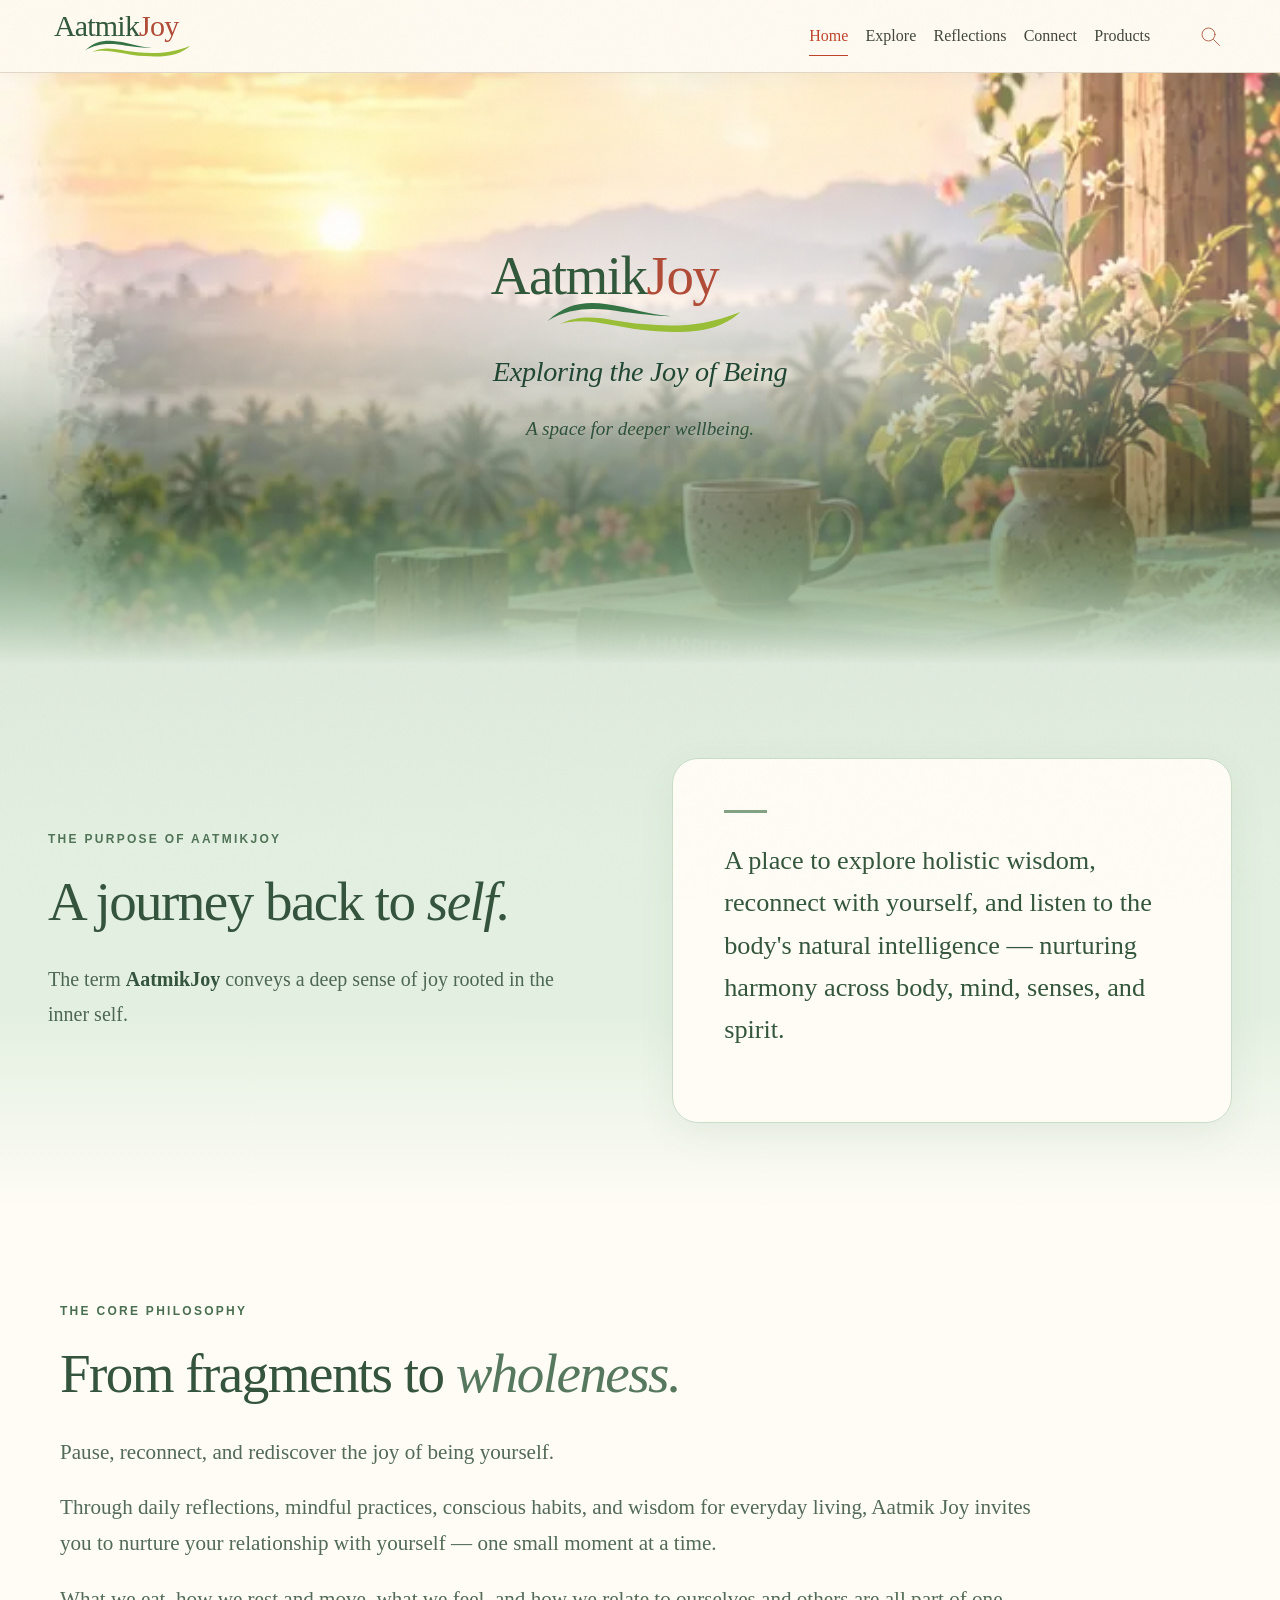
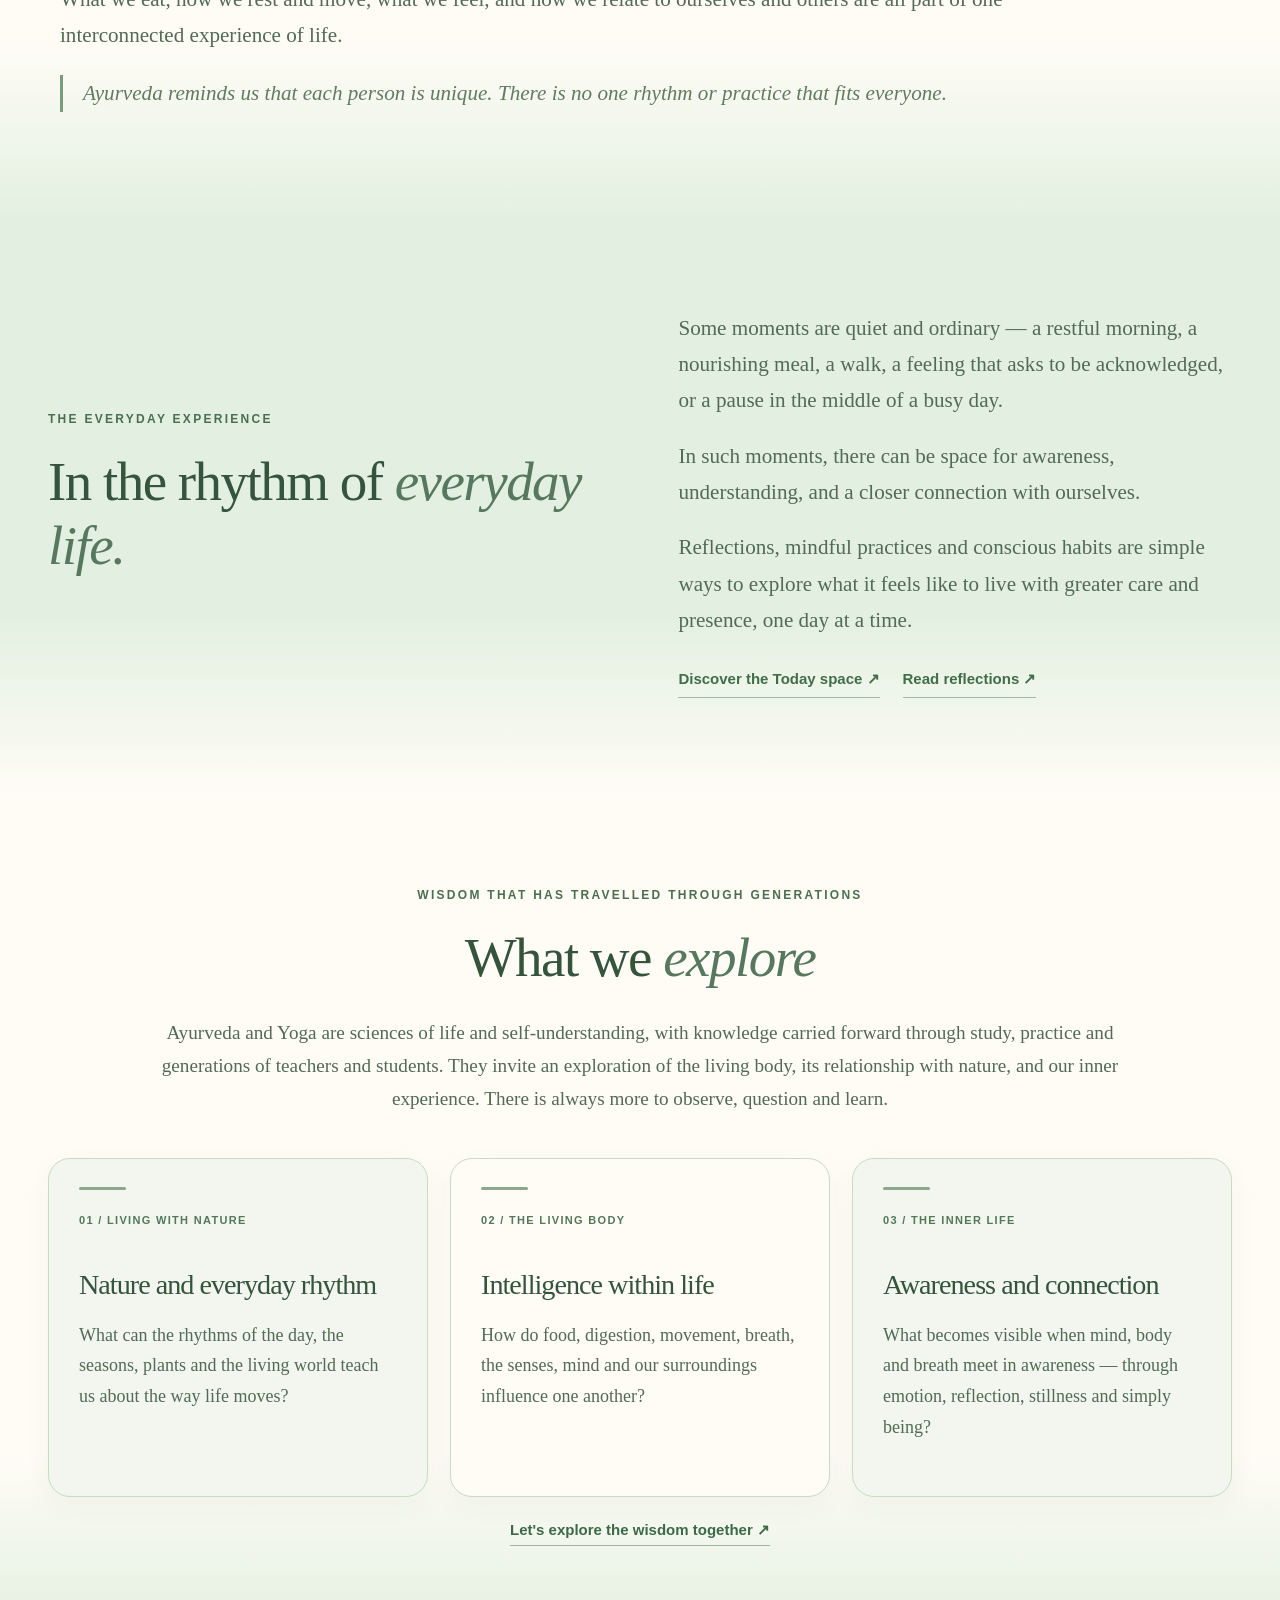
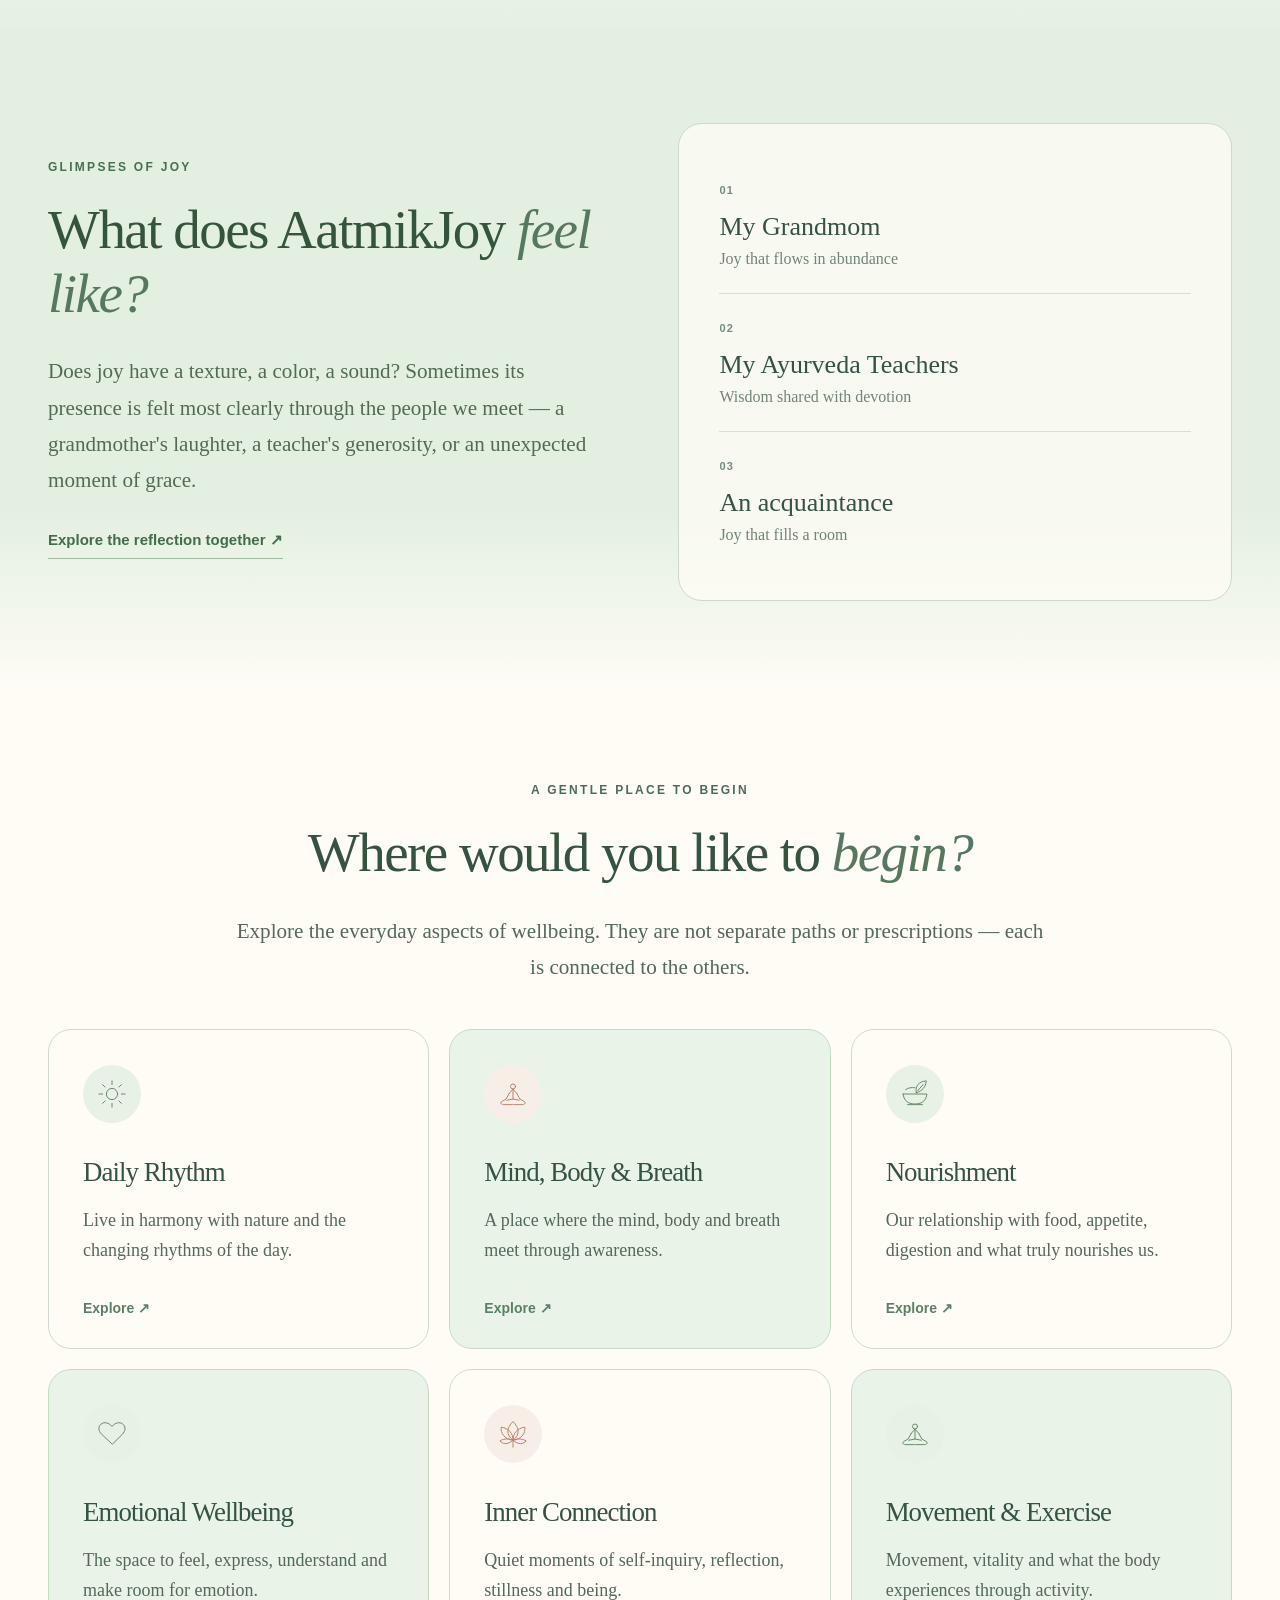
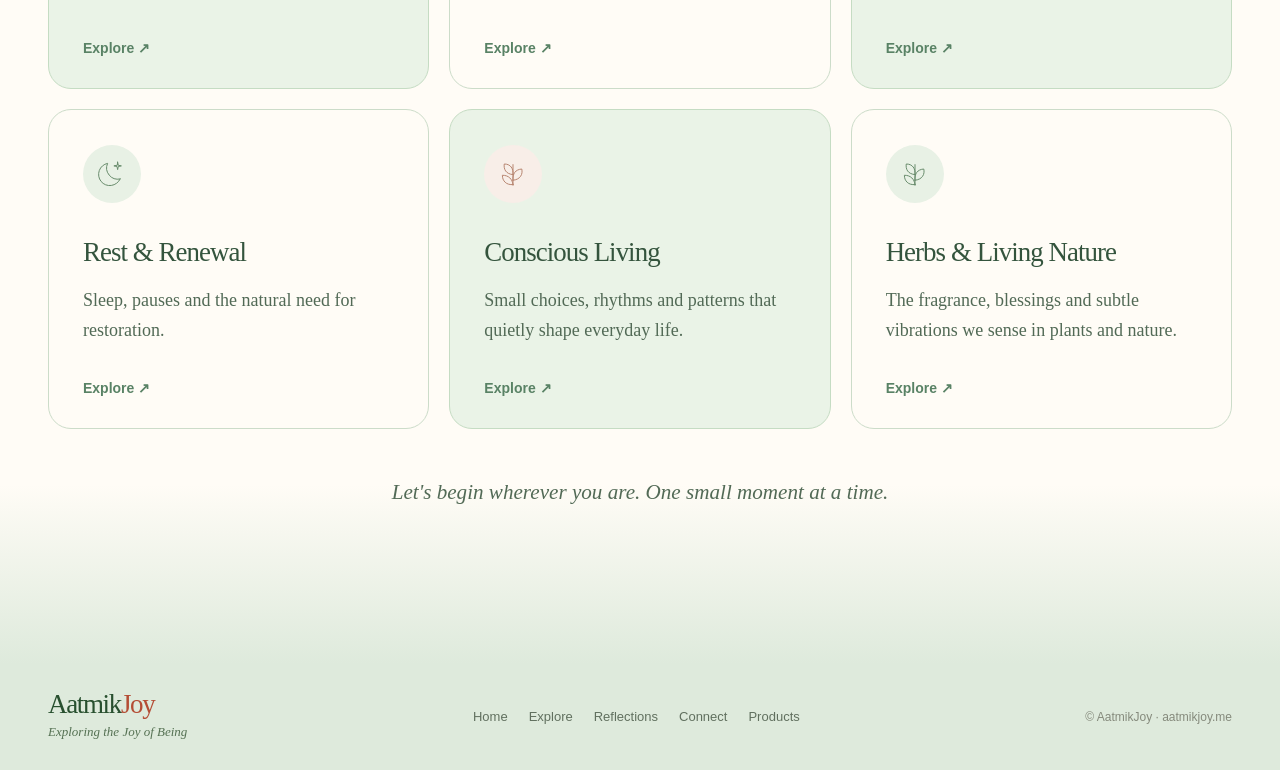
<file: index.html>
<!DOCTYPE html>

<html lang="en"><head>
<!-- Revision 3: original theme, spacious sections, gently softened imagery. --><meta charset="utf-8"/><meta content="width=device-width, initial-scale=1" name="viewport"/><meta content="#F1E6D8" name="theme-color"/><meta content="Aatmik Joy - Exploring the Joy of Being. Reflections and connections through Ayurveda, Yoga, nourishment, daily rhythm and inner inquiry." name="description"/><title>Aatmik Joy | Exploring the Joy of Being</title><link href="assets/images/aatmikjoy-symbol-bright.webp" rel="icon" type="image/webp"/><link href="assets/styles.css" rel="stylesheet"/><link href="assets/theme-warm.css" rel="stylesheet"/><link href="assets/today.css?v=studio-20261111-v1" rel="stylesheet"/><link href="assets/home-refresh.css" rel="stylesheet"/><link href="assets/editorial-v7.css?v=20261119-seamless-hero-sage" rel="stylesheet"/>
</head>
<body><svg aria-hidden="true" class="svg-library" xmlns="http://www.w3.org/2000/svg"><defs><symbol id="i-sun" viewbox="0 0 48 48"><circle cx="24" cy="24" r="9"></circle><path d="M24 3v6m0 30v6M3 24h6m30 0h6M9 9l4 4m22 22 4 4M9 39l4-4m22-22 4-4"></path></symbol><symbol id="i-leaf" viewbox="0 0 48 48"><path d="M24 42V9m0 16c-12-1-15-9-14-17 10 0 15 7 14 17Zm0 9c12-1 16-10 14-18-10 1-15 7-14 18Zm0 7C13 42 7 35 7 26c10 0 16 6 17 15Z"></path></symbol><symbol id="i-yoga" viewbox="0 0 48 48"><circle cx="24" cy="12" r="4"></circle><path d="m18 23 6-7 6 7m-6-7v16m-6-9-5 9-7 4c-3 2-1 5 3 5h14m7-18 5 9 7 4c3 2 1 5-3 5H25m-11-7 10-2 10 2"></path></symbol><symbol id="i-food" viewbox="0 0 48 48"><path d="M5 24h38c-1 10-7 16-19 16S6 34 5 24Zm7 17h24M26 22c-2-11 4-18 16-19-1 10-6 16-16 19Zm2-3 9-10M9 17c4-3 10-4 15-3"></path></symbol><symbol id="i-heart" viewbox="0 0 48 48"><path d="M24 40 7 24C-5 11 13-2 24 12 35-2 53 11 41 24Z"></path></symbol><symbol id="i-lotus" viewbox="0 0 48 48"><path d="M24 34C12 25 14 14 24 4c10 10 12 21 0 30Zm0 0C10 33 4 22 5 13c12 2 19 9 19 21Zm0 0c14-1 20-12 19-21-12 2-19 9-19 21Zm0 0c-9 8-17 6-21 1 7-4 15-4 21-1Zm0 0c9 8 17 6 21 1-7-4-15-4-21-1Zm0 0v11"></path></symbol><symbol id="i-moon" viewbox="0 0 48 48"><path d="M37 32A18 18 0 0 1 17 7a18 18 0 1 0 20 25Z"></path><path d="m33 5 1 5 5 1-5 1-1 5-1-5-5-1 5-1Z"></path></symbol><symbol id="i-arrow" viewbox="0 0 48 48"><path d="M8 24h30M28 14l10 10-10 10"></path></symbol><symbol id="i-chevron" viewbox="0 0 48 48"><path d="m18 10 14 14-14 14"></path></symbol><symbol id="i-search" viewbox="0 0 48 48"><circle cx="21" cy="21" r="13"></circle><path d="m31 31 12 12"></path></symbol><symbol id="i-close" viewbox="0 0 48 48"><path d="m12 12 24 24M36 12 12 36"></path></symbol><symbol id="i-menu" viewbox="0 0 48 48"><path d="M7 13h34M7 24h34M7 35h34"></path></symbol><symbol id="i-check" viewbox="0 0 48 48"><path d="m10 25 9 9 20-20"></path></symbol><symbol id="i-user" viewbox="0 0 48 48"><circle cx="24" cy="14" r="8"></circle><path d="M7 43c0-12 6-19 17-19s17 7 17 19Z"></path></symbol><symbol id="i-form" viewbox="0 0 48 48"><path d="M11 4h20l8 8v32H11Zm19 0v10h9M18 22h14M18 29h14M18 36h9"></path></symbol><symbol id="i-mail" viewbox="0 0 48 48"><rect height="28" rx="4" width="38" x="5" y="10"></rect><path d="m6 13 18 14 18-14"></path></symbol><symbol id="i-lock" viewbox="0 0 48 48"><rect height="22" rx="4" width="28" x="10" y="21"></rect><path d="M16 21V13a8 8 0 0 1 16 0v8M24 30v6"></path></symbol><symbol id="i-book" viewbox="0 0 48 48"><path d="M24 12C17 6 9 6 4 8v30c8-2 14-1 20 4 6-5 12-6 20-4V8c-5-2-13-2-20 4Zm0 0v30"></path></symbol><symbol id="i-external" viewbox="0 0 48 48"><path d="M27 6h15v15M42 6 22 26M21 8H9v32h32V28"></path></symbol><symbol id="i-info" viewbox="0 0 48 48"><circle cx="24" cy="24" r="19"></circle><path d="M24 22v12M24 14v1"></path></symbol><symbol id="i-logout" viewbox="0 0 48 48"><path d="M20 7H8v34h12M17 24h26M33 14l10 10-10 10"></path></symbol></defs></svg><a class="skip-link" href="#main-content">Skip to content</a>
<header class="site-header"><div class="header-inner wrap"><a aria-label="AatmikJoy, home" class="brand brand-exact" href="#/home"><img alt="AatmikJoy" height="171" src="assets/images/aatmikjoy-wordmark-waves.svg" width="530"/></a><nav aria-label="Main navigation" class="primary-nav" id="primary-nav">
<a aria-current="page" data-nav="home" href="#/home">Home</a>

<a data-nav="explore" href="#/explore">Explore</a>
<a data-nav="reflections" href="#/reflections">Reflections</a>
<a data-nav="connect" href="#/connect">Connect</a>
<a data-nav="products" href="#/products">Products</a>

</nav><div class="header-actions"><button aria-label="Search website" class="icon-button" id="open-site-search"><svg aria-hidden="true" class="icon" viewbox="0 0 48 48"><use href="#i-search"></use></svg></button><button aria-controls="primary-nav" aria-expanded="false" aria-label="Open menu" class="icon-button menu-toggle" id="menu-toggle"><svg aria-hidden="true" class="icon" viewbox="0 0 48 48"><use href="#i-menu"></use></svg></button></div></div></header>
<main id="main-content" tabindex="-1">
<section class="page" data-page="home" id="page-home">
<div class="home-hero home-purpose-hero home-v8-hero"><div class="hero-scene" role="img" aria-label="Watercolor sunrise above hills, flowers and plants by an open veranda"></div><div class="wrap hero-layout"><div class="hero-copy aj-centered-hero"><img class="aj-hero-logo" src="assets/images/aatmikjoy-wordmark-waves.svg" alt="AatmikJoy" width="530" height="171"/><h1 class="new-home-headline" tabindex="-1">Exploring the Joy of Being</h1><p class="hero-description">A space for deeper wellbeing.</p></div></div></div>
<section aria-labelledby="home-purpose-title" class="home-v8-intent aj-home-chapter"><div class="wrap home-v8-intent-layout"><div class="home-v8-intent-heading"><p class="eyebrow">THE PURPOSE OF AATMIKJOY</p><h2 id="home-purpose-title">A journey back to <em>self.</em></h2><p class="aj-purpose-definition">The term <strong>AatmikJoy</strong> conveys a deep sense of joy rooted in the inner self.</p></div><div class="home-v8-statement"><p class="home-v8-purpose-quote">A place to explore holistic wisdom, reconnect with yourself, and listen to the body's natural intelligence — nurturing harmony across body, mind, senses, and spirit.</p></div></div></section>
<section aria-labelledby="home-wholeness-title" class="home-v9-philosophy aj-home-chapter"><div class="wrap home-v9-panel-wrap"><article class="home-v9-panel"><p class="eyebrow">THE CORE PHILOSOPHY</p><h2 id="home-wholeness-title">From fragments to <em>wholeness.</em></h2><p>Pause, reconnect, and rediscover the joy of being yourself.</p><p>Through daily reflections, mindful practices, conscious habits, and wisdom for everyday living, Aatmik Joy invites you to nurture your relationship with yourself — one small moment at a time.</p><p>What we eat, how we rest and move, what we feel, and how we relate to ourselves and others are all part of one interconnected experience of life.</p><p class="home-chapter-note">Ayurveda reminds us that each person is unique. There is no one rhythm or practice that fits everyone.</p></article></div></section>
<section aria-labelledby="home-everyday-title" class="aj-home-everyday aj-home-chapter"><div class="wrap aj-everyday-layout"><div><p class="eyebrow">THE EVERYDAY EXPERIENCE</p><h2 id="home-everyday-title">In the rhythm of <em>everyday life.</em></h2></div><div class="aj-everyday-copy"><p>Some moments are quiet and ordinary — a restful morning, a nourishing meal, a walk, a feeling that asks to be acknowledged, or a pause in the middle of a busy day.</p><p>In such moments, there can be space for awareness, understanding, and a closer connection with ourselves.</p><p>Reflections, mindful practices and conscious habits are simple ways to explore what it feels like to live with greater care and presence, one day at a time.</p><a class="subtle-text-link" href="#/products">Discover the Today space ↗</a><a class="subtle-text-link" href="#/reflections">Read reflections ↗</a></div></div></section>
<section aria-labelledby="home-wisdom-title" class="home-v8-themes aj-home-chapter aj-wisdom-panels"><div class="wrap"><div class="home-v8-themes-heading"><p class="eyebrow">WISDOM THAT HAS TRAVELLED THROUGH GENERATIONS</p><h2 id="home-wisdom-title">What we <em>explore</em></h2><p>Ayurveda and Yoga are sciences of life and self-understanding, with knowledge carried forward through study, practice and generations of teachers and students. They invite an exploration of the living body, its relationship with nature, and our inner experience. There is always more to observe, question and learn.</p></div><div class="home-v8-themes-grid aj-wisdom-grid">
<article class="home-v8-theme"><span class="home-v8-theme-number">01 / LIVING WITH NATURE</span><h3>Nature and everyday rhythm</h3><p>What can the rhythms of the day, the seasons, plants and the living world teach us about the way life moves?</p></article>
<article class="home-v8-theme"><span class="home-v8-theme-number">02 / THE LIVING BODY</span><h3>Intelligence within life</h3><p>How do food, digestion, movement, breath, the senses, mind and our surroundings influence one another?</p></article>
<article class="home-v8-theme"><span class="home-v8-theme-number">03 / THE INNER LIFE</span><h3>Awareness and connection</h3><p>What becomes visible when mind, body and breath meet in awareness — through emotion, reflection, stillness and simply being?</p></article>
</div><div class="aj-wisdom-next"><a href="#/explore">Let's explore the wisdom together ↗</a></div></div></section>
<section aria-labelledby="home-glimpses-title" class="aj-home-glimpses aj-home-chapter"><div class="wrap aj-glimpses-layout"><div><p class="eyebrow">GLIMPSES OF JOY</p><h2 id="home-glimpses-title">What does AatmikJoy <em>feel like?</em></h2><p>Does joy have a texture, a color, a sound? Sometimes its presence is felt most clearly through the people we meet — a grandmother's laughter, a teacher's generosity, or an unexpected moment of grace.</p><a class="subtle-text-link" href="reflections/what-is-aatmikjoy/">Explore the reflection together ↗</a></div><div class="aj-glimpses-mini"><div><span>01</span><p>My Grandmom</p><small>Joy that flows in abundance</small></div><div><span>02</span><p>My Ayurveda Teachers</p><small>Wisdom shared with devotion</small></div><div><span>03</span><p>An acquaintance</p><small>Joy that fills a room</small></div></div></div></section>
<section aria-labelledby="home-begin-title" class="aj-home-begin aj-home-chapter"><div class="wrap"><div class="aj-begin-heading"><p class="eyebrow">A GENTLE PLACE TO BEGIN</p><h2 id="home-begin-title">Where would you like to <em>begin?</em></h2><p>Explore the everyday aspects of wellbeing. They are not separate paths or prescriptions — each is connected to the others.</p></div><div class="aj-dimension-grid"><a class="aj-dimension aj-dimension-link" href="#/explore/ayurveda" aria-label="Explore Daily Rhythm"><span class="aj-dimension-mark"><svg aria-hidden="true" class="icon" viewBox="0 0 48 48"><use href="#i-sun"></use></svg></span><h3>Daily Rhythm</h3><p>Live in harmony with nature and the changing rhythms of the day.</p><span class="aj-card-open">Explore ↗</span></a><a class="aj-dimension aj-dimension-link" href="#/explore/centering" aria-label="Explore Mind, Body &amp; Breath"><span class="aj-dimension-mark"><svg aria-hidden="true" class="icon" viewBox="0 0 48 48"><use href="#i-yoga"></use></svg></span><h3>Mind, Body & Breath</h3><p>A place where the mind, body and breath meet through awareness.</p><span class="aj-card-open">Explore ↗</span></a><a class="aj-dimension aj-dimension-link" href="#/explore/nutrition" aria-label="Explore Nourishment"><span class="aj-dimension-mark"><svg aria-hidden="true" class="icon" viewBox="0 0 48 48"><use href="#i-food"></use></svg></span><h3>Nourishment</h3><p>Our relationship with food, appetite, digestion and what truly nourishes us.</p><span class="aj-card-open">Explore ↗</span></a><a class="aj-dimension aj-dimension-link" href="#/explore/psychology" aria-label="Explore Emotional Wellbeing"><span class="aj-dimension-mark"><svg aria-hidden="true" class="icon" viewBox="0 0 48 48"><use href="#i-heart"></use></svg></span><h3>Emotional Wellbeing</h3><p>The space to feel, express, understand and make room for emotion.</p><span class="aj-card-open">Explore ↗</span></a><a class="aj-dimension aj-dimension-link" href="#/explore/yoga" aria-label="Explore Inner Connection"><span class="aj-dimension-mark"><svg aria-hidden="true" class="icon" viewBox="0 0 48 48"><use href="#i-lotus"></use></svg></span><h3>Inner Connection</h3><p>Quiet moments of self-inquiry, reflection, stillness and being.</p><span class="aj-card-open">Explore ↗</span></a><a class="aj-dimension aj-dimension-link" href="#/explore/yoga-therapy" aria-label="Explore Movement &amp; Exercise"><span class="aj-dimension-mark"><svg aria-hidden="true" class="icon" viewBox="0 0 48 48"><use href="#i-yoga"></use></svg></span><h3>Movement & Exercise</h3><p>Movement, vitality and what the body experiences through activity.</p><span class="aj-card-open">Explore ↗</span></a><a class="aj-dimension aj-dimension-link" href="#/explore/centering" aria-label="Explore Rest &amp; Renewal"><span class="aj-dimension-mark"><svg aria-hidden="true" class="icon" viewBox="0 0 48 48"><use href="#i-moon"></use></svg></span><h3>Rest & Renewal</h3><p>Sleep, pauses and the natural need for restoration.</p><span class="aj-card-open">Explore ↗</span></a><a class="aj-dimension aj-dimension-link" href="#/explore/ayurveda" aria-label="Explore Conscious Living"><span class="aj-dimension-mark"><svg aria-hidden="true" class="icon" viewBox="0 0 48 48"><use href="#i-leaf"></use></svg></span><h3>Conscious Living</h3><p>Small choices, rhythms and patterns that quietly shape everyday life.</p><span class="aj-card-open">Explore ↗</span></a><a class="aj-dimension aj-dimension-link" href="#/explore/herbs" aria-label="Explore Herbs &amp; Living Nature"><span class="aj-dimension-mark"><svg aria-hidden="true" class="icon" viewBox="0 0 48 48"><use href="#i-leaf"></use></svg></span><h3>Herbs & Living Nature</h3><p>The fragrance, blessings and subtle vibrations we sense in plants and nature.</p><span class="aj-card-open">Explore ↗</span></a></div><p class="aj-end-note">Let's begin wherever you are. One small moment at a time.</p></div></section>
</section>
<section class="page" data-page="today" id="page-today" hidden>
<div class="wrap aj-today">
<header class="aj-today-head"><div><p class="aj-kicker">A SMALL MOMENT TO RETURN TO YOURSELF</p><h1 tabindex="-1">Today, <em>in your own rhythm.</em></h1><div class="aj-today-waves" aria-hidden="true"><img src="assets/images/aatmikjoy-waves-mark.svg" alt="" width="150" height="28"/></div><p>Notice what you need. Choose one small act of care. Begin again whenever you like.</p></div><time id="today-date"></time></header>
<div class="aj-daily" aria-label="Your daily pause">
<article><span>A THOUGHT FOR TODAY</span><p id="today-thought">Rest is part of living, not a reward for finishing.</p></article>
<article><span>AN AFFIRMATION</span><p id="today-affirmation">I have permission to pause.</p></article>
<article><span>A JOURNAL INVITATION</span><p id="today-prompt">Where might you allow yourself more ease?</p></article>
</div>
<aside class="aj-wisdom" aria-label="Wisdom from Ayurveda and Yoga"><span id="today-learning-label">YOGA · ABHYASA</span><p id="today-learning-text">Return to a small practice with patience.</p></aside>
<div class="aj-studio">
<section class="aj-pane aj-choose" aria-labelledby="sanctuary-title">
<div class="aj-pane-head"><span class="aj-step">01 · CHOOSE</span><h2 id="sanctuary-title">My moments today</h2><p>Build your own quiet rhythm.</p></div>
<div class="aj-quick"><span>QUICKLY ADD A PRACTICE</span>
<button type="button" data-care-example="meditation">+ Meditation <small>3 min</small></button>
<button type="button" data-care-example="eyes">+ Eye rest <small>3 min</small></button>
<button type="button" data-care-example="nostril">+ Alternate-nostril breathing <small>5 min</small></button>
</div>
<ul id="care-list" class="aj-moment-list" aria-label="Your chosen practices"></ul>
<p id="care-feedback" class="aj-care-status" role="status" aria-live="polite"></p>
<details id="today-add-drawer" class="aj-add-drawer"><summary>＋ Add another practice</summary>
<div class="aj-add-body">
<div class="aj-idea-tabs" role="group" aria-label="Practice ideas">
<button type="button" class="is-active" data-idea-tab="inner" aria-pressed="true">Connect Within</button>
<button type="button" data-idea-tab="nature" aria-pressed="false">Nature's rhythm</button>
<button type="button" data-idea-tab="own" aria-pressed="false">My own</button>
</div>
<div class="aj-idea-panel" id="today-panel-inner"><p>Little ways to return to yourself.</p><div class="aj-idea-list">
<button type="button" data-care-example="breaths">Mindful breaths · 2 min ＋</button>
<button type="button" data-care-example="feelings">Emotional check-in · 2 min ＋</button>
<button type="button" data-care-example="movement">Mindful movement · 5 min ＋</button>
<button type="button" data-care-example="gratitude">Gratitude · 2 min ＋</button>
<button type="button" data-care-example="inquiry">Inner inquiry · 5 min ＋</button>
</div></div>
<div class="aj-idea-panel" id="today-panel-nature" hidden><p>Ayurvedic-inspired rhythms—adapt to your own needs.</p><div class="aj-idea-list">
<button type="button" data-care-example="wake">Rise with the morning ＋</button>
<button type="button" data-care-example="meals">Enjoy regular meals ＋</button>
<button type="button" data-care-example="water">Stay hydrated ＋</button>
<button type="button" data-care-example="daylight">Daylight pause · 10 min ＋</button>
<button type="button" data-care-example="sleep">Evening wind-down ＋</button>
</div></div>
<div class="aj-idea-panel" id="today-panel-own" hidden><p>Add a personal practice with a timer, or a daily intention.</p>
<form id="care-form" class="aj-custom-form">
<label>Practice<input id="care-name" required maxlength="90" placeholder="e.g., Mindful walking"></label>
<div class="aj-custom-fields"><label>Track by<select id="care-kind"><option value="minutes">Minutes (timer)</option><option value="times">Times / intention</option></select></label><label>Goal<input id="care-target" type="number" min="1" max="90" value="3" required></label><label>When<select id="care-when"><option>Anytime</option><option>Morning</option><option>Midday</option><option>Evening</option><option>Throughout the day</option></select></label></div>
<button type="submit" class="aj-btn aj-primary">Add to my moments</button>
</form></div></div></details>
<div class="aj-plan-foot"><span id="care-progress" aria-live="polite">Start with one small moment.</span><details><summary>Plan options</summary><button type="button" id="care-export">Export plan</button><button type="button" id="care-reset">Reset today's check-ins</button></details></div>
</section>
<section class="aj-pane aj-focus" aria-labelledby="focus-practice-title">
<div class="aj-pane-head"><span class="aj-step">02 · PAUSE &amp; CENTER</span><h2 id="focus-practice-title">Choose a moment</h2><p id="focus-practice-description">Add a practice to make a little space for yourself.</p></div>
<div id="focus-ring" class="aj-ring" style="--aj-progress:0%"><div class="aj-ring-inner"><div id="focus-timer" role="timer" aria-label="Time remaining">03:00</div><span id="focus-timer-state">Ready when you are</span></div></div>
<p id="focus-nudge" class="aj-focus-message" role="status" aria-live="polite">Nothing to accomplish. Simply arrive.</p>
<div class="aj-timer-actions"><button type="button" id="focus-toggle" class="aj-btn aj-primary" disabled>Start practice</button><button type="button" id="focus-reset" class="aj-btn aj-outline" disabled>Reset</button></div>
<div class="aj-timer-options"><label><input id="focus-midway" type="checkbox" checked> Midway nudge</label><label><input id="focus-sound" type="checkbox" checked> Ending sound</label></div>
<p class="aj-tiny">Gentle sounds and timers work while this page stays open. Sound depends on your browser settings.</p>
<a class="aj-more-link" href="#/paths/inner">More centering practices →</a>
</section>
<section class="aj-pane aj-emotions" aria-labelledby="emotion-title">
<div class="aj-pane-head"><span class="aj-step">03 · FEEL &amp; RELEASE</span><h2 id="emotion-title">What is here right now?</h2><p>Give a feeling some words, without needing to fix it.</p></div>
<div class="aj-feelings" role="group" aria-label="A feeling I notice">
<button type="button" data-feeling="Restless" aria-pressed="false">Restless</button><button type="button" data-feeling="Sad" aria-pressed="false">Sad</button><button type="button" data-feeling="Frustrated" aria-pressed="false">Frustrated</button><button type="button" data-feeling="Overwhelmed" aria-pressed="false">Overwhelmed</button><button type="button" data-feeling="Grateful" aria-pressed="false">Grateful</button><button type="button" data-feeling="Unsure" aria-pressed="false">Unsure</button>
</div>
<label class="aj-field-title" for="release-text">Let it out, just for this moment</label><textarea id="release-text" rows="4" maxlength="4000" placeholder="Right now, I feel…"></textarea>
<div class="aj-flush-actions"><button type="button" id="release-flush" class="aj-btn aj-plum">↝ Flush this thought</button><span>Not saved or sent</span></div>
<p id="release-status" class="aj-release-status" role="status" aria-live="polite"></p>
<div class="aj-emotion-nudge"><span class="aj-step">EMOTIONAL WORK · A SEPARATE NUDGE</span><h3>Meet it with curiosity</h3>
<p id="emotion-nudge" role="status" aria-live="polite">Where do I notice this feeling in my body?</p>
<button type="button" id="emotion-next">Another gentle prompt ↻</button>
<label><input type="checkbox" id="emotion-auto"> A new prompt every minute while I reflect</label>
<p id="emotion-nudge-status">Off by default; prompts appear here, not as notifications.</p>
</div>
<p class="aj-tiny">Flushing clears only this temporary note, not your emotions or journal. If this feels overwhelming, pause and reach out for support.</p>
</section>
</div>
<section class="aj-journal" aria-labelledby="today-journal-title">
<div><span class="aj-step">A LITTLE SPACE TO WRITE</span><h2 id="today-journal-title">A reflection to keep</h2><p id="today-journal-question">What would you like to listen to within yourself today?</p></div>
<div><label class="sr-only" for="today-journal">Your private reflection</label><textarea id="today-journal" rows="3" placeholder="Write a few words for yourself..."></textarea><div class="aj-journal-foot"><span id="journal-status">Saved only in this browser; other people using this device may see it.</span><button type="button" id="journal-export">Export reflection</button></div></div>
</section>
<details class="aj-learn"><summary><span><strong>Small changes, lasting rhythms</strong><small>Ayurveda, Yoga and a gentle 21-day beginning</small></span><span>＋</span></summary>
<div class="aj-learn-body">
<p><strong>Dinacharya</strong> in Ayurveda invites awareness of waking, food, movement and rest. <strong>Abhyasa</strong> (steady practice) and <strong>svadhyaya</strong> (self-study) in Yoga invite consistency and curiosity.</p>
<p>Give one small change three weeks or longer to explore, without expecting a habit to form automatically after 21 days. If you miss a day, return with kindness.</p>
<div class="aj-learn-steps"><p><strong>Days 1–7 · Notice</strong><span>Observe patterns without judgment.</span></p><p><strong>Days 8–14 · Return</strong><span>Repeat one manageable practice.</span></p><p><strong>Days 15–21 · Reflect</strong><span>Keep, adapt or release what you learned.</span></p></div>
<p>Changing many routines overnight may be hard to sustain. Sudden lifestyle changes do not generally put the body into “shock.” Abruptly stopping certain medicines or regular heavy alcohol use, however, can cause dangerous withdrawal; seek medical guidance for those changes.</p>
</div></details>
</div></section>
<section class="page aj-editorial-page" data-page="explore" id="page-explore" hidden><div class="aj-editorial-hero aj-unified-hero"><div class="wrap"><p class="eyebrow">EXPLORE · WISDOM & PRACTICE</p><h1 tabindex="-1">What can we <em>explore?</em></h1><div class="aj-intro-waves" aria-hidden="true"><img src="assets/images/aatmikjoy-waves-mark.svg" alt="" width="184" height="34"/></div><p class="aj-intro-description">The questions are as old as life itself. Who are we? What keeps us in harmony with nature? How do the body, mind, breath and inner self relate to one another?</p><p>Ayurveda and Yoga are profound bodies of knowledge with their own foundations, disciplines and ways of inquiry. Within them are ways to understand health, consciousness and the art of living. Their wisdom can be encountered in study, everyday observation, reflection and practice.</p></div></div><section class="aj-explore-chapter ivory"><div class="wrap"><div class="aj-explore-chapter-heading"><h2>The wisdom of Ayurveda.</h2><p>Ayurveda begins with life itself — the individual, nature, the senses, the mind, the rhythms of the day and the changing seasons. Its study is not limited to food or remedies. It looks at the many relationships that shape a living being.</p></div><div class="aj-explore-topics"><details class="aj-explore-topic" id="explore-ayurveda"><summary><span class="topic-index">01</span><span><strong>Ayurvedic Wisdom</strong><small>Life, individuality, seasons and balance</small></span><span class="plus" aria-hidden="true">+</span></summary><div class="topic-body"><p>The science of Ayurveda invites a study of the individual within the wider rhythms of nature. Daily living, the senses, the environment, rest, digestion and the mind are seen in relationship rather than isolation.</p><p>One of its beautiful reminders is that no two people are the same. What feels supportive at one stage of life may change with another.</p><p class="topic-question">How do the rhythms of nature appear in our own everyday lives?</p></div></details><details class="aj-explore-topic" id="explore-nutrition"><summary><span class="topic-index">02</span><span><strong>Ayurvedic Nutrition</strong><small>Food, digestion and individual experience</small></span><span class="plus" aria-hidden="true">+</span></summary><div class="topic-body"><p>Food is more than a collection of ingredients or nutrients. Within Ayurvedic study, attention is given to the qualities of food, digestion, appetite, preparation, season, timing and the person receiving that nourishment.</p><p>It is an invitation to understand food with depth rather than reduce eating to a fixed list of rules.</p><p class="topic-question">When has a meal left you feeling genuinely nourished?</p></div></details><details class="aj-explore-topic" id="explore-herbs"><summary><span class="topic-index">03</span><span><strong>Herbs & the Living World</strong><small>Plants, traditional knowledge and felt connection</small></span><span class="plus" aria-hidden="true">+</span></summary><div class="topic-body"><p>Herbs have a rich place in Ayurvedic knowledge, with detailed traditional ways of understanding their qualities and uses. Plants also meet us in everyday life through fragrance, taste, memory, beauty and the feeling of being part of nature.</p><p>Sometimes the presence of a herb feels like a blessing — a quiet vibration or connection we experience personally. There is room here both for the traditional study of plants and for that sense of wonder.</p><p class="topic-question">Which plant or fragrance has stayed with you, and why?</p></div></details></div></div></section><section class="aj-explore-chapter sage"><div class="wrap"><div class="aj-explore-chapter-heading"><h2>The depth of Yoga.</h2><p>Yoga is much more than movement or postures. Its knowledge encompasses attention, breath, inner steadiness, discernment and the inquiry into the nature of the self.</p></div><div class="aj-explore-topics"><details class="aj-explore-topic" id="explore-yoga"><summary><span class="topic-index">04</span><span><strong>Yogic Wisdom</strong><small>Awareness, self-study and inner connection</small></span><span class="plus" aria-hidden="true">+</span></summary><div class="topic-body"><p>Yogic inquiry moves through the body, breath and mind toward a deeper experience of awareness. Practices such as self-study, meditation and focused attention sit within a much wider philosophical understanding of living and being.</p><p>It offers the possibility of noticing the mind rather than being carried by every passing thought.</p><p class="topic-question">What changes in the experience of a moment when awareness is present?</p></div></details><details class="aj-explore-topic" id="explore-yoga-therapy"><summary><span class="topic-index">05</span><span><strong>Yoga Therapy</strong><small>Individualized movement, breath and rest</small></span><span class="plus" aria-hidden="true">+</span></summary><div class="topic-body"><p>Yoga Therapy draws from the wider tools of Yoga and considers the person in front of the practice. Movement, breath, relaxation and attention may be adapted to individual capacities, circumstances and intentions.</p><p>Rather than everyone following the same sequence, the inquiry begins with understanding the individual.</p><p class="topic-question">How does movement or stillness feel when it respects the body as it is today?</p></div></details><details class="aj-explore-topic" id="explore-centering"><summary><span class="topic-index">06</span><span><strong>Centering Practices</strong><small>Mind, body and breath meeting in awareness</small></span><span class="plus" aria-hidden="true">+</span></summary><div class="topic-body"><p>There are many simple ways to return to the present: noticing a breath, sitting quietly, observing the senses, chanting, reflecting or resting in stillness.</p><p>At times, the mind, body and breath feel less like separate parts and more like one lived experience. Centering practices make room to notice this meeting place.</p><p class="topic-question">Where do mind, body and breath feel most connected for you?</p></div></details></div></div></section><section class="aj-explore-chapter ivory"><div class="wrap"><div class="aj-explore-chapter-heading"><h2>Mind, emotion & subtle experience.</h2><p>Why do certain thoughts return? What lies beneath an emotion? What happens when we listen with more attention? The inner world has always been a profound field of inquiry.</p></div><div class="aj-explore-topics"><details class="aj-explore-topic" id="explore-psychology"><summary><span class="topic-index">07</span><span><strong>Ayurvedic & Yogic Psychology</strong><small>The mind, senses, emotions and habitual patterns</small></span><span class="plus" aria-hidden="true">+</span></summary><div class="topic-body"><p>Ayurveda and Yoga each contain detailed teachings about the mind, the senses, tendencies, attention and the effects of our experiences. Their language and frameworks are distinct, yet both invite deep study of our inner life.</p><p>This area explores those teachings and their connection to lived experience. It is not the same as contemporary clinical psychology or psychiatric care.</p><p class="topic-question">What can be learned by observing a familiar pattern with curiosity?</p></div></details><details class="aj-explore-topic" id="explore-counselling"><summary><span class="topic-index">08</span><span><strong>Ayurvedic & Yogic Counselling</strong><small>Conversation, inquiry and self-understanding</small></span><span class="plus" aria-hidden="true">+</span></summary><div class="topic-body"><p>Conversations grounded in Ayurvedic and Yogic understandings can make space to reflect on thoughts, emotions, daily patterns and relationships with ourselves and the world.</p><p>The spirit is one of listening and inquiry, not someone else having all the answers. This form of reflective exploration is distinct from licensed mental-health treatment.</p><p class="topic-question">What opens up when an experience is listened to without judgment?</p></div></details><details class="aj-explore-topic" id="explore-energy"><summary><span class="topic-index">09</span><span><strong>Energy Work</strong><small>Subtle awareness, presence and experience</small></span><span class="plus" aria-hidden="true">+</span></summary><div class="topic-body"><p>Some approaches to energy work explore felt experiences of vitality, attention, intention and stillness. They may involve quiet presence, visualization, contemplative practices or forms of gentle touch.</p><p>These experiences carry personal and spiritual meanings for different people. They can be explored with openness and discernment, without presenting them as established medical treatments.</p><p class="topic-question">What does a moment of deep presence feel like in your own experience?</p></div></details></div></div></section><section class="aj-explore-ending"><div class="wrap"><p class="eyebrow">ONE LIFE · MANY CONNECTIONS</p><h2>Wisdom comes alive in <em>living.</em></h2><p>A meal, a conversation, a breath, a plant in the garden, a moment of rest — none of these belongs to only one part of life. The deeper exploration is of how everything meets within the living person.</p><p>These explorations share knowledge and lived experience, not individual medical or mental-health guidance.</p></div></section></section>
<section class="page aj-editorial-page" data-page="connect" id="page-connect" hidden><div class="aj-editorial-hero aj-unified-hero"><div class="wrap"><p class="eyebrow">A SPACE FOR CONVERSATION</p><h1 tabindex="-1">Connection begins with <em>curiosity.</em></h1><div class="aj-intro-waves" aria-hidden="true"><img src="assets/images/aatmikjoy-waves-mark.svg" alt="" width="184" height="34"/></div><p class="aj-intro-description">Questions, shared experiences and a willingness to listen can bring us a little closer to one another.</p></div></div><section class="aj-voice-section"><div class="wrap aj-voice-layout"><aside class="aj-voice-side">A human voice. Still questioning, still learning, still discovering.</aside><div class="aj-voice-text"><p class="eyebrow">A HUMAN VOICE</p><h2>Voice behind <em>AatmikJoy.</em></h2><p>Yes, AatmikJoy is a website, but there is a human voice behind it. That voice turns out to be a software engineer with a Master's in Computer Science, who spent years working in the tech industry — until life suddenly threw me into shifting gears, turning inward and seeking knowledge from ancient wisdom and sciences.</p><p>Who are we? How should we live? Why are we here? And so many more questions.</p><p>The habit of thinking logically, algorithmically and critically never went away. I continued to question and search for deeper meanings in all the teachings left behind for us to learn and grow from.</p><p>One thing that finally landed with me: we humans are just one other species among millions on this planet. That seems like a forgotten thing to the human mind! There is a deep intelligence within ourselves and outside, running the show every single day. Once we begin to align with it, a joy deep inside becomes easier to recognize.</p><p>Many teachers, healers and people have crossed my path. Every single time, there is a new learning, a new path to explore and another light bulb lit up.</p><p>AatmikJoy is an invitation to explore that Joy Within together — to connect, share and exchange the wisdom out there!</p></div></div></section><section class="aj-connect-ending"><div class="wrap"><p class="eyebrow">AN OPEN INVITATION</p><h2>There is always room for <em>conversation.</em></h2><p>A thought, a question, a reflection or a story can be a beginning.</p><p>Contact details will be added when they are ready. No message is sent from this preview.</p></div></section></section>
<section class="page aj-editorial-page" data-page="products" hidden="" id="page-products">
<div class="aj-editorial-hero aj-unified-hero"><div class="wrap"><p class="eyebrow">AATMIKJOY CREATIONS</p><h1 tabindex="-1">Products</h1><div class="aj-intro-waves" aria-hidden="true"><img src="assets/images/aatmikjoy-waves-mark.svg" alt="" width="184" height="34"/></div><p class="aj-intro-description">Spaces taking shape for learning, reflection and everyday practice. Each is a work in progress.</p></div></div>
<div class="wrap products-section"><div class="products-lead"><p class="eyebrow">IN DEVELOPMENT</p><h2>Growing, one thoughtful step at a time.</h2><p>These spaces are taking shape. Their individual pages are available as previews, with more room to grow as they develop.</p></div><div class="products-grid"><a class="product-tile aj-product-today" href="#/today"><div class="product-icon product-icon--green">☼</div><p class="eyebrow">A DAILY SPACE TO PAUSE</p><h3>Today · In your own rhythm</h3><p>A private place to express emotions, reflect, build your own moments of care, and explore timers and gentle prompts.</p><span class="product-link-label">Open Today ↗</span></a>
<a class="product-tile" href="#/vedini"><div class="product-icon product-icon--green">✺</div><p class="eyebrow">STUDY &amp; CHANTING</p><h3>Vedini</h3><p>A space for learning and chanting sacred verses, with room for understanding, practice and reflection.</p><span class="coming-pill">Coming soon</span><span class="product-link-label">View the preview →</span></a>
<a class="product-tile" href="#/bitbybit"><div class="product-icon product-icon--coral">◒</div><p class="eyebrow">SMALL DAILY STEPS</p><h3>BitbyBit</h3><p>A developing project for exploring meaningful, manageable steps in everyday wellbeing.</p><span class="coming-pill">Coming soon</span><span class="product-link-label">View the preview →</span></a>
<a class="product-tile" href="#/swaadhaya"><div class="product-icon product-icon--gold">✿</div><p class="eyebrow">SELF-STUDY</p><h3>Swaadhaya</h3><p>An evolving space devoted to self-study, learning and personal reflection.</p><span class="coming-pill">Coming soon</span><span class="product-link-label">View the preview →</span></a>
</div></div></section><section class="page" data-page="swaadhaya" hidden="" id="page-swaadhaya"><div class="subhero"><div aria-hidden="true" class="subhero-scene"></div><div class="wrap"><div class="subhero-copy"><p class="eyebrow">Products · Work in progress</p><h1 tabindex="-1">Swaadhaya</h1><div aria-hidden="true" class="ornament aj-brand-waves"><img src="assets/images/aatmikjoy-waves-mark.svg" alt="" width="184" height="34"/></div><p>A developing space for learning through self-study and reflection.</p></div></div></div><section class="wrap product-coming-section"><div class="coming-page"><span class="coming-emblem">✿</span><p class="eyebrow">IN DEVELOPMENT</p><h2>Swaadhaya is coming soon.</h2><p>This page is a placeholder while the project is taking shape. Updates, resources and features will appear here as they become ready.</p><a class="button outline" href="#/products">Back to products <svg aria-hidden="true" class="icon" viewbox="0 0 48 48"><use href="#i-arrow"></use></svg></a></div></section></section><section class="page" data-page="bitbybit" hidden="" id="page-bitbybit"><div class="subhero"><div aria-hidden="true" class="subhero-scene"></div><div class="wrap"><div class="subhero-copy"><p class="eyebrow">Products · Work in progress</p><h1 tabindex="-1">BitbyBit</h1><div aria-hidden="true" class="ornament aj-brand-waves"><img src="assets/images/aatmikjoy-waves-mark.svg" alt="" width="184" height="34"/></div><p>A developing space for small steps toward wellbeing.</p></div></div></div><section class="wrap product-coming-section"><div class="coming-page"><span class="coming-emblem">◒</span><p class="eyebrow">IN DEVELOPMENT</p><h2>BitbyBit is coming soon.</h2><p>This page is a placeholder while the project is taking shape. Updates, resources and features will appear here as they become ready.</p><a class="button outline" href="#/products">Back to products <svg aria-hidden="true" class="icon" viewbox="0 0 48 48"><use href="#i-arrow"></use></svg></a></div></section></section><section class="page" data-page="vedini" hidden="" id="page-vedini"><div class="subhero"><div aria-hidden="true" class="subhero-scene"></div><div class="wrap"><div class="subhero-copy"><p class="eyebrow">Products · Work in progress</p><h1 tabindex="-1">Vedini</h1><div aria-hidden="true" class="ornament aj-brand-waves"><img src="assets/images/aatmikjoy-waves-mark.svg" alt="" width="184" height="34"/></div><p>Learning, chanting and reflecting on sacred verses.</p></div></div></div><section class="wrap product-coming-section"><div class="coming-page"><span class="coming-emblem">✺</span><p class="eyebrow">IN DEVELOPMENT</p><h2>Vedini is coming soon.</h2><p>This page is a placeholder while the project is taking shape. Updates, resources and features will appear here as they become ready.</p><a class="button outline" href="#/products">Back to products <svg aria-hidden="true" class="icon" viewbox="0 0 48 48"><use href="#i-arrow"></use></svg></a></div></section></section>
<section class="page aj-editorial-page" data-page="reflections" hidden="" id="page-reflections">
<div class="aj-editorial-hero aj-unified-hero aj-reflections-opening"><div class="wrap"><p class="eyebrow">PAUSE · REFLECT · EXPLORE</p><h1 tabindex="-1">Reflections</h1><div class="aj-intro-waves" aria-hidden="true"><img src="assets/images/aatmikjoy-waves-mark.svg" alt="" width="184" height="34"/></div><p class="aj-intro-description">Thoughts, questions and experiences that invite us to look inward, observe life and keep learning.</p><div class="aj-reflection-topics"><p class="aj-topics-caption">EXPLORE BY TOPIC</p><div aria-label="Filter reflections by topic" class="filter-list" role="group"><button aria-pressed="true" class="filter active" data-filter="all">All</button><button aria-pressed="false" class="filter" data-filter="health">Health &amp; Healing</button><button aria-pressed="false" class="filter" data-filter="ayurveda">Ayurveda</button><button aria-pressed="false" class="filter" data-filter="yoga">Yoga &amp; Inner Inquiry</button><button aria-pressed="false" class="filter" data-filter="women">Women's Wellbeing</button></div></div></div></div>
<section aria-label="Reflection library" class="wrap reflections-section">
<div class="aj-reading-tools"><label class="search-field"><svg aria-hidden="true" class="icon" viewbox="0 0 48 48"><use href="#i-search"></use></svg><span class="sr-only">Search reflection titles and topics</span><input autocomplete="off" id="reflection-search" placeholder="Search reflections..." type="search"/><button aria-label="Clear reflection search" class="clear-search icon-button" hidden="" id="clear-reflection-search" type="button"><svg aria-hidden="true" class="icon" viewbox="0 0 48 48"><use href="#i-close"></use></svg></button></label><div class="aj-view-picker"><span class="aj-view-label">VIEW</span><div aria-label="Reflection card appearance" class="reflection-display-controls" role="group">
<button aria-pressed="true" class="reflection-display-button is-active" data-reflection-style="text" type="button"><svg aria-hidden="true" height="16" viewbox="0 0 24 24" width="16"><path d="M4 6h16M4 11h16M4 16h11" fill="none" stroke="currentColor" stroke-linecap="round" stroke-width="1.7"></path></svg> Text only</button>
<button aria-pressed="false" class="reflection-display-button" data-reflection-style="soft" type="button"><svg aria-hidden="true" height="16" viewbox="0 0 24 24" width="16"><rect fill="none" height="16" rx="2" stroke="currentColor" stroke-width="1.6" width="18" x="3" y="4"></rect><path d="m5 16 5-5 4 4 3-3 3 3" fill="none" stroke="currentColor" stroke-width="1.6"></path></svg> Soft imagery</button>
</div></div><p aria-live="polite" class="sr-only" id="reflection-style-status"></p></div>
<div class="library-meta"><p aria-live="polite" id="reflection-count" role="status">7 reflections</p><p>Thoughts to read, wonder about and return to</p></div>
<div class="reflection-grid" id="reflection-grid"></div>
<div class="aj-reflection-pagination"><button class="aj-load-more" id="reflection-show-more" type="button" hidden>Show more reflections</button></div>
<div class="empty-state" hidden="" id="no-reflections"><svg aria-hidden="true" class="icon" viewbox="0 0 48 48"><use href="#i-leaf"></use></svg><h2>A little more room to explore.</h2><p>No titles match these filters. Try another word, or see all reflections.</p><button class="button outline" id="reset-reflections">Show all reflections</button></div>

</section>
</section>
<section class="page" data-page="join" hidden="" id="page-join">
<div class="subhero"><div aria-hidden="true" class="subhero-scene"></div><div class="wrap"><div class="subhero-copy"><p class="eyebrow">A more personal connection</p><h1 tabindex="-1">Request to <em>join</em></h1><div aria-hidden="true" class="ornament aj-brand-waves"><img src="assets/images/aatmikjoy-waves-mark.svg" alt="" width="184" height="34"/></div><p>A gentle, request-based journey towards an integrated approach to wellbeing — beginning with a simple introduction.</p></div></div></div>
<section class="join-invitation"><div class="wrap invitation-inner"><div><p class="eyebrow">A gentle beginning</p><h2>Your journey. Your own pace.</h2><p>Explore a more personal space for holistic wellbeing.</p></div><button class="button outline" id="jump-to-request" type="button">Begin your request <svg aria-hidden="true" class="icon" viewbox="0 0 48 48"><use href="#i-arrow"></use></svg></button><p class="invitation-note"><svg aria-hidden="true" class="icon" viewbox="0 0 48 48"><use href="#i-leaf"></use></svg><span>Membership by request.<br/>A thoughtful first step.</span></p></div></section>
<div class="wrap join-content">
<div class="prototype-note" role="note"><svg aria-hidden="true" class="icon" viewbox="0 0 48 48"><use href="#i-info"></use></svg><div><strong>Interactive prototype — not a live membership system.</strong><p>Use fictional details only. Nothing you enter is sent or saved. No email, account, approval or private health record is created.</p></div></div>
<ol aria-label="The membership journey" class="journey-steps"><li data-journey-step="1"><span class="step-icon"><svg aria-hidden="true" class="icon" viewbox="0 0 48 48"><use href="#i-form"></use></svg></span><span class="step-index">1</span><strong>Request</strong><small>A simple first introduction</small></li><li data-journey-step="2"><span class="step-icon"><svg aria-hidden="true" class="icon" viewbox="0 0 48 48"><use href="#i-mail"></use></svg></span><span class="step-index">2</span><strong>Review</strong><small>An invitation after approval</small></li><li data-journey-step="3"><span class="step-icon"><svg aria-hidden="true" class="icon" viewbox="0 0 48 48"><use href="#i-user"></use></svg></span><span class="step-index">3</span><strong>Create profile</strong><small>Make the space your own</small></li><li data-journey-step="4"><span class="step-icon"><svg aria-hidden="true" class="icon" viewbox="0 0 48 48"><use href="#i-check"></use></svg></span><span class="step-index">4</span><strong>Complete intake</strong><small>Share at your own pace</small></li></ol>
<div class="join-grid">
<div class="journey-card" id="journey-content">
<section class="journey-stage" data-stage="request">
<p class="eyebrow">Step 1 · A simple introduction</p><h2>Request to join</h2><p>Share what you would like to explore. On the live site, your request would be reviewed before an invitation is sent.</p>
<button class="text-link sample-fill" id="fill-sample" type="button">Use sample details <svg aria-hidden="true" class="icon" viewbox="0 0 48 48"><use href="#i-arrow"></use></svg></button>
<form autocomplete="off" id="join-request-form">
<div class="form-grid"><div class="field full"><label for="join-name">Your name <span aria-hidden="true">*</span></label><input autocomplete="off" id="join-name" maxlength="80" name="sample_name" placeholder="A fictional name" required=""/></div><div class="field full"><label for="join-email">Email address <span aria-hidden="true">*</span></label><input autocomplete="off" id="join-email" maxlength="160" name="sample_email" placeholder="alex@example.com" required="" type="email"/><small>No email will be sent.</small></div><div class="field full"><label for="join-interest">What would you like to explore?</label><select id="join-interest"><option value="whole">A whole-person approach</option>AyurvedaYogaFood &amp; NutritionEmotional WellbeingDaily RhythmInner Connection</select></div><div class="field full"><label for="join-intention">A few words to introduce yourself <span class="optional">(optional)</span></label><textarea id="join-intention" maxlength="700" placeholder="Keep this to fictional, non-medical information." rows="3"></textarea></div><label class="checkbox-field full"><input id="demo-consent" required="" type="checkbox"/><span>I understand this is a demo and am using fictional details.</span></label></div>
<button class="button full-width" type="submit">Preview my request <svg aria-hidden="true" class="icon" viewbox="0 0 48 48"><use href="#i-arrow"></use></svg></button><p class="form-footnote">This button demonstrates the next step. It does not send a real request.</p>
</form>
</section>
<section class="journey-stage" data-stage="pending" hidden=""><span class="large-wash tone-sun"><svg aria-hidden="true" class="icon" viewbox="0 0 48 48"><use href="#i-mail"></use></svg></span><p class="eyebrow">Step 2 · Review</p><h2>Your request, previewed.</h2><p>In a live service, your request would now wait for Sridevi's review. An approved invitation would guide you to create your profile.</p><div class="status-panel"><strong>No request was sent.</strong><p>This screen shows the proposed waiting experience. There is no automatic or real approval here.</p></div><button class="button" id="demo-approve">Preview an approved invitation <svg aria-hidden="true" class="icon" viewbox="0 0 48 48"><use href="#i-arrow"></use></svg></button><button class="text-link" data-restart-journey="">Start over</button></section>
<section class="journey-stage" data-stage="approved" hidden=""><span class="large-wash tone-sage"><svg aria-hidden="true" class="icon" viewbox="0 0 48 48"><use href="#i-check"></use></svg></span><p class="eyebrow">An invitation · demo only</p><h2>There is space for you here.</h2><p>This is what an approved invitation could feel like. On the live site, a secure invitation would let you set up your account and then create your profile.</p><div class="status-panel"><strong>Preview only — no access has been granted.</strong></div><button class="button" id="begin-profile">Create my demo profile <svg aria-hidden="true" class="icon" viewbox="0 0 48 48"><use href="#i-arrow"></use></svg></button></section>
<section class="journey-stage" data-stage="profile" hidden=""><p class="eyebrow">Step 3 · Your profile</p><h2>A little about you.</h2><p>These sample preferences are used only in this open browser tab. Do not enter real personal information.</p><form autocomplete="off" id="profile-form"><div class="form-grid"><div class="field full"><label for="profile-name">Preferred name <span aria-hidden="true">*</span></label><input autocomplete="off" id="profile-name" maxlength="80" placeholder="Alex" required=""/></div><div class="field full"><label for="profile-timezone">Time zone</label><select id="profile-timezone"><option>Pacific Time</option><option>Mountain Time</option><option>Central Time</option><option>Eastern Time</option><option>India Standard Time</option><option>Other / to be confirmed</option></select></div><div class="field full"><label for="profile-style">How do you like to explore?</label><select id="profile-style"><option>A little reading and reflection</option><option>Gentle, practical activities</option><option>A blend of both</option><option>I am still discovering</option></select></div></div><button class="button full-width" type="submit">Continue to intake preview <svg aria-hidden="true" class="icon" viewbox="0 0 48 48"><use href="#i-arrow"></use></svg></button></form></section>
<section class="journey-stage" data-stage="intake" hidden=""><p class="eyebrow">Step 4 · Intake preview</p><h2>Start with where you are.</h2><p>This is a sample of the intake experience, not a health assessment. A real intake and medical history must use an appropriately secured system.</p><div class="intake-progress"><span id="intake-progress-text">Part 1 of 3</span><span class="intake-progress-track"><span id="intake-progress-fill"></span></span></div><form autocomplete="off" id="intake-form">
<fieldset class="intake-part" data-intake-part="0"><legend>Your intentions</legend><p>Choose sample areas to explore.</p><div class="choice-grid"><label><input name="sample_intent" type="checkbox" value="A steadier rhythm"/>A steadier rhythm</label><label><input name="sample_intent" type="checkbox" value="More reflection"/>More reflection</label><label><input name="sample_intent" type="checkbox" value="Gentle movement"/>Gentle movement</label><label><input name="sample_intent" type="checkbox" value="Thoughtful nourishment"/>Thoughtful nourishment</label></div></fieldset>
<fieldset class="intake-part" data-intake-part="1" hidden=""><legend>Your everyday rhythm</legend><div class="field"><label for="intake-rhythm">Which moment would you like to give more attention?</label><select id="intake-rhythm"><option>A gentle beginning to the day</option><option>A pause around meals</option><option>Time for rest in the evening</option><option>A little space throughout the day</option></select></div><p class="form-footnote">Medical history, medicines and health records are intentionally not collected in this prototype.</p></fieldset>
<fieldset class="intake-part" data-intake-part="2" hidden=""><legend>Your support preferences</legend><div class="field"><label for="intake-support">Which style sounds inviting?</label><select id="intake-support"><option>One small practice at a time</option><option>Reading and journaling prompts</option><option>A flexible mix of approaches</option><option>I would like to discuss it first</option></select></div><label class="checkbox-field"><input id="intake-demo-check" required="" type="checkbox"/><span>I am previewing the experience, not requesting medical advice or submitting a health record.</span></label></fieldset>
<div class="intake-actions"><button class="button outline" hidden="" id="intake-back" type="button">Back</button><button class="button" id="intake-next" type="button">Continue <svg aria-hidden="true" class="icon" viewbox="0 0 48 48"><use href="#i-arrow"></use></svg></button><button class="button" hidden="" id="intake-finish" type="submit">Finish sample intake <svg aria-hidden="true" class="icon" viewbox="0 0 48 48"><use href="#i-check"></use></svg></button></div>
</form></section>
<section class="journey-stage" data-stage="complete" hidden=""><span class="large-wash tone-sage"><svg aria-hidden="true" class="icon" viewbox="0 0 48 48"><use href="#i-leaf"></use></svg></span><p class="eyebrow">A beginning, made gently</p><h2>Your sample journey is ready.</h2><p>You have previewed request, review, profile and intake. Nothing was submitted, and no account has been created.</p><button class="button" id="open-demo-space">Explore my demo space <svg aria-hidden="true" class="icon" viewbox="0 0 48 48"><use href="#i-arrow"></use></svg></button><button class="text-link" data-restart-journey="">Restart the preview</button></section>
</div>
<aside class="member-preview"><p class="eyebrow">Room to grow</p><h2>Your member journey</h2><p>A future space for thoughtful, ongoing support.</p><ul><li><svg aria-hidden="true" class="icon" viewbox="0 0 48 48"><use href="#i-user"></use></svg><div><strong>My profile</strong><span>Your preferences and a personal introduction.</span></div></li><li><svg aria-hidden="true" class="icon" viewbox="0 0 48 48"><use href="#i-form"></use></svg><div><strong>My intake</strong><span>A guided beginning, at your own pace.</span></div></li><li><svg aria-hidden="true" class="icon" viewbox="0 0 48 48"><use href="#i-leaf"></use></svg><div><strong>My practices</strong><span>A place for recommendations and small daily actions.</span></div></li><li><svg aria-hidden="true" class="icon" viewbox="0 0 48 48"><use href="#i-book"></use></svg><div><strong>My reflections</strong><span>Reading, self-inquiry and learning.</span></div></li><li><svg aria-hidden="true" class="icon" viewbox="0 0 48 48"><use href="#i-mail"></use></svg><div><strong>Messages &amp; progress</strong><span>Future features; not connected in this prototype.</span></div></li></ul><div class="returning-note"><strong>Already a member?</strong><p>Member sign-in is not connected yet.</p><a class="text-link" href="#/member">Preview the member area <svg aria-hidden="true" class="icon" viewbox="0 0 48 48"><use href="#i-arrow"></use></svg></a></div></aside>
</div>
</div>
</section>
<section class="page" data-page="member" hidden="" id="page-member">
<div class="wrap member-section"><div class="prototype-note"><svg aria-hidden="true" class="icon" viewbox="0 0 48 48"><use href="#i-lock"></use></svg><div><strong>Member area preview — not a real account.</strong><p>No password is requested. No authentication, private records or messaging are connected.</p></div></div>
<div id="member-gate"><div class="member-gate-card"><img alt="AatmikJoy waves" height="52" width="210" src="assets/images/aatmikjoy-waves-mark.svg"/><p class="eyebrow">A quiet space to return to</p><h1 tabindex="-1">Welcome back.</h1><p>On the live website, approved members would sign in here. For now, explore a sample member space or start with the full joining journey.</p><button class="button" id="preview-member">Open a sample member space <svg aria-hidden="true" class="icon" viewbox="0 0 48 48"><use href="#i-arrow"></use></svg></button><a class="text-link" href="#/join">Explore the joining journey</a></div></div>
<div hidden="" id="member-dashboard"><div class="dashboard-heading"><div><p class="eyebrow">Your demo space</p><h1 tabindex="-1">Welcome, <span id="member-name">Alex</span>.</h1><p>A small place to pause, reflect and begin again.</p></div><button class="button outline" id="leave-demo">Leave demo <svg aria-hidden="true" class="icon" viewbox="0 0 48 48"><use href="#i-logout"></use></svg></button></div><div class="dashboard-grid"><section class="dashboard-main"><p class="eyebrow">Today's gentle invitation</p><h2>One small moment<br/>of attention.</h2><p>Before the next task, pause and ask: what would feel supportive right now?</p><div class="practice-list"><label><input data-practice="" type="checkbox"/><span>Take a quiet pause</span></label><label><input data-practice="" type="checkbox"/><span>Read a reflection</span></label><label><input data-practice="" type="checkbox"/><span>Notice one moment of gratitude</span></label></div><p aria-live="polite" id="practice-count">0 of 3 sample practices explored</p><small>These are demo activities, not a personalized treatment plan. Checkmarks disappear when the page is reloaded.</small></section><aside class="dashboard-aside"><h2>Your next steps</h2><a class="dashboard-link" href="#/reflections"><svg aria-hidden="true" class="icon" viewbox="0 0 48 48"><use href="#i-book"></use></svg> Explore Reflections <svg aria-hidden="true" class="icon" viewbox="0 0 48 48"><use href="#i-arrow"></use></svg></a><a class="dashboard-link" href="#/connect"><svg aria-hidden="true" class="icon" viewbox="0 0 48 48"><use href="#i-leaf"></use></svg> Explore the pathways <svg aria-hidden="true" class="icon" viewbox="0 0 48 48"><use href="#i-arrow"></use></svg></a><button class="dashboard-link" id="review-demo-profile"><svg aria-hidden="true" class="icon" viewbox="0 0 48 48"><use href="#i-user"></use></svg> Preview my profile <svg aria-hidden="true" class="icon" viewbox="0 0 48 48"><use href="#i-arrow"></use></svg></button><div class="future-feature"><svg aria-hidden="true" class="icon" viewbox="0 0 48 48"><use href="#i-mail"></use></svg><strong>Messages &amp; appointments</strong><p>Planned for a later version. No messages or bookings can be sent from this prototype.</p></div></aside></div></div>
</div>
</section></main>
<footer class="site-footer simple-footer"><div class="wrap simple-footer-inner"><div class="simple-footer-wordmark">Aatmik<span>Joy</span><small>Exploring the Joy of Being</small></div><nav aria-label="Footer navigation"><a href="#/home">Home</a><a href="#/explore">Explore</a><a href="#/reflections">Reflections</a><a href="#/connect">Connect</a><a href="#/products">Products</a></nav><p class="footer-copyright">© AatmikJoy · aatmikjoy.me</p></div></footer>
<dialog aria-labelledby="site-search-title" class="search-dialog" id="site-search-dialog"><div class="search-dialog-head"><h2 id="site-search-title">What would you like to explore?</h2><button aria-label="Close search" class="icon-button" id="close-site-search"><svg aria-hidden="true" class="icon" viewbox="0 0 48 48"><use href="#i-close"></use></svg></button></div><label class="search-field"><svg aria-hidden="true" class="icon" viewbox="0 0 48 48"><use href="#i-search"></use></svg><span class="sr-only">Search pages and reflection titles</span><input autocomplete="off" id="site-search-input" placeholder="Try Ayurveda, rhythm, healing..." type="search"/></label><p class="search-help">Search pages, explorations and reflection titles. Full external articles are not indexed.</p><div id="site-search-results"></div><p aria-live="polite" class="sr-only" id="site-search-status" role="status"></p></dialog><div aria-live="polite" class="toast" hidden="" id="toast" role="status"></div><noscript><div class="noscript-note">Enable JavaScript to use page navigation, search and the membership preview. No information is sent by this prototype.</div></noscript>
<script src="assets/reflections.js"></script>
<script defer="" src="assets/app.js?v=20261119-new-ayurveda-yoga-reflections"></script><script defer="" src="assets/today.js?v=studio-20261111-v1"></script>
</body></html>
</file>
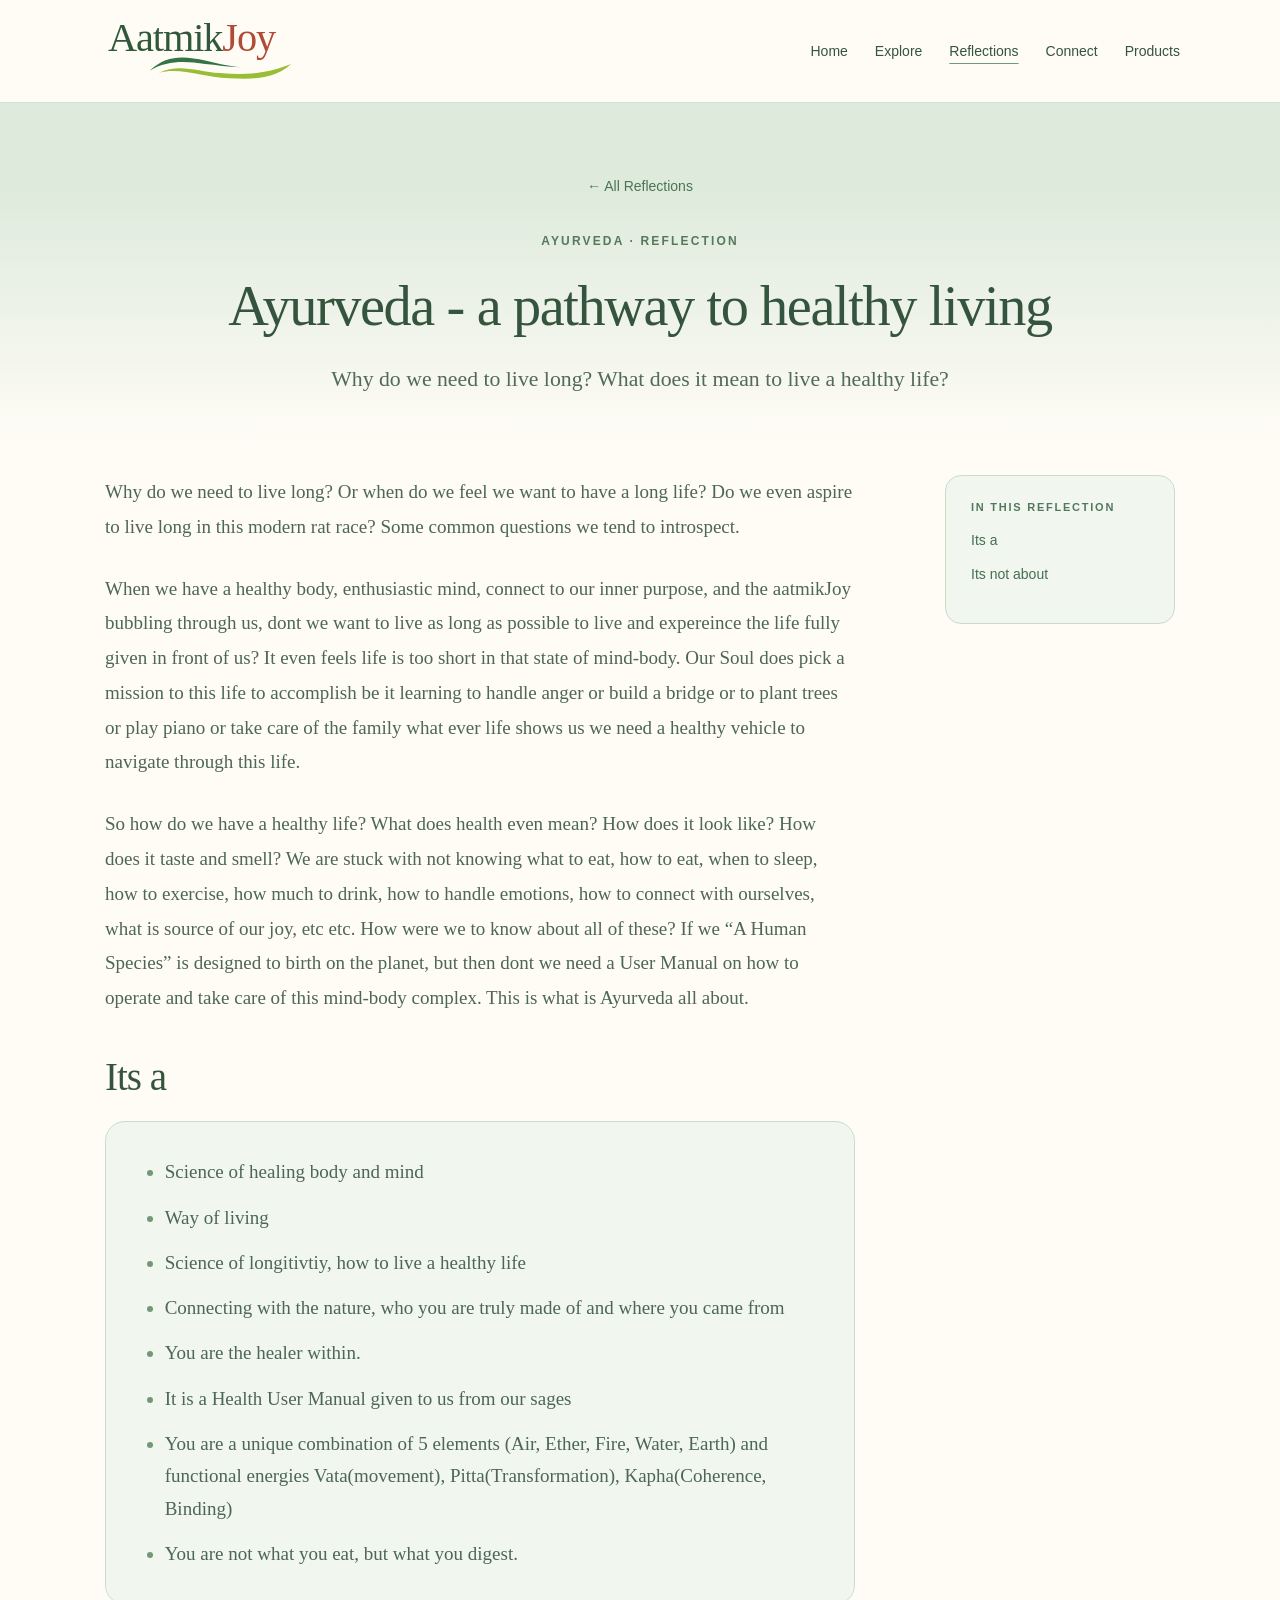
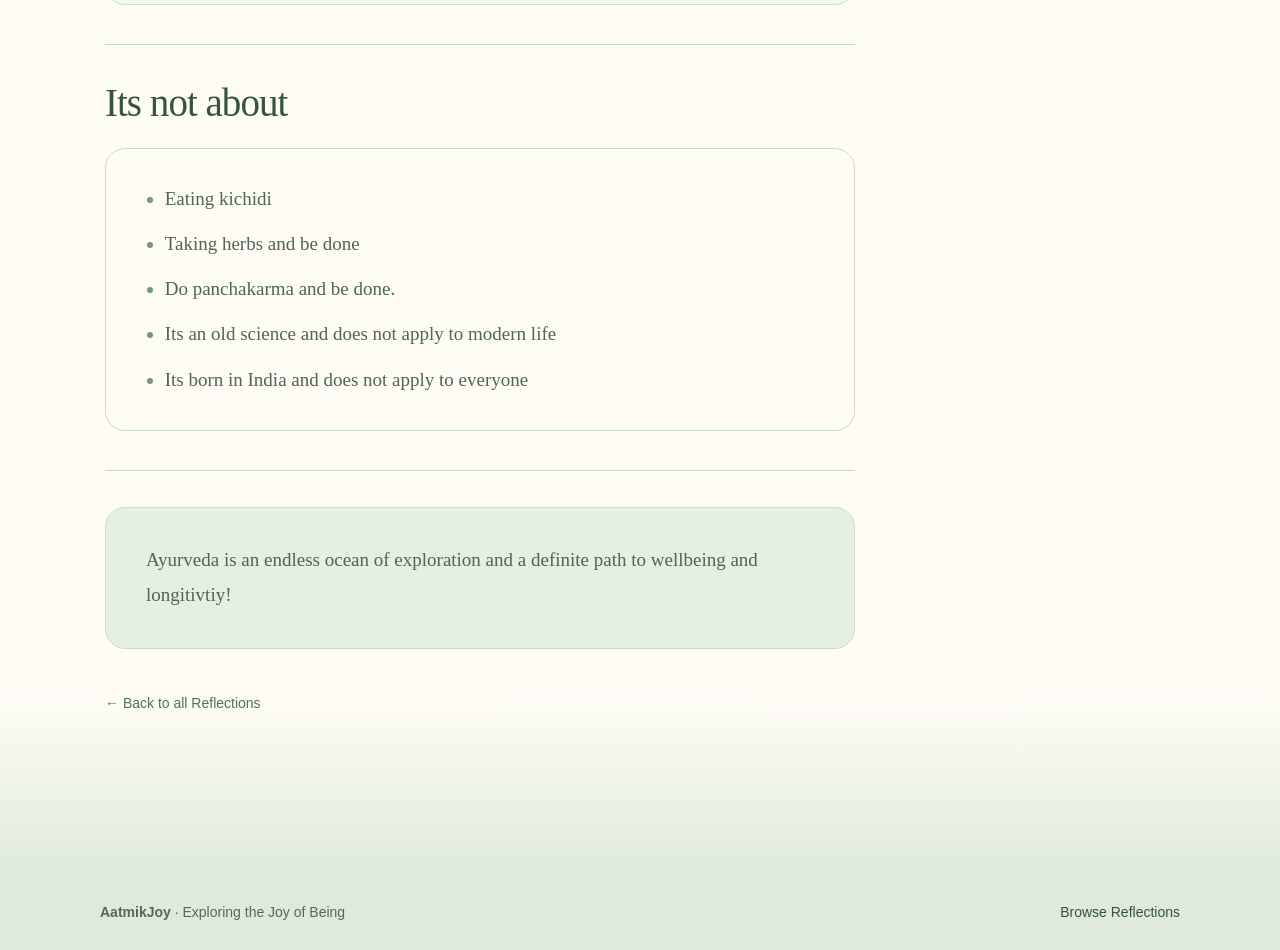
<file: reflections/ayurveda-a-pathway-to-healthy-living/index.html>
<!doctype html>
<html lang="en">
<head><meta charset="utf-8"><meta name="viewport" content="width=device-width, initial-scale=1">
<title>Ayurveda - a pathway to healthy living | AatmikJoy Reflections</title>
<meta name="description" content="A personal reflection on Ayurveda as a way of living, our relationship with nature, and the healer within.">
<meta name="theme-color" content="#DEEADC">
<style>
:root{--cream:#fcf8ef;--ink:#304a37;--muted:#697366;--line:#e4ddce;--terracotta:#b9724e;--sage:#ecede3}
*{box-sizing:border-box}html{scroll-behavior:smooth}body{margin:0;color:var(--ink);background:var(--cream);font-family:Georgia,'Times New Roman',serif}
a{color:inherit}.wrap{max-width:1140px;margin:0 auto;padding:0 30px}.site-header{border-bottom:1px solid var(--line);background:#fcf8efef;position:sticky;top:0;z-index:3;backdrop-filter:blur(15px)}
.header-inner{display:flex;align-items:center;justify-content:space-between;gap:28px;min-height:102px}.brand{display:block;width:235px;flex-shrink:0}.brand img{width:100%;height:auto;display:block}.nav{display:flex;gap:27px;align-items:center;flex-wrap:wrap}.nav a{font:14px/1.5 Arial,sans-serif;text-decoration:none;color:#53604e}.nav a:hover,.nav a[aria-current]{text-decoration:underline;text-decoration-color:var(--terracotta);text-underline-offset:6px}
.hero{position:relative;overflow:hidden;padding:84px 0 97px;background:linear-gradient(180deg,#fffaf0dd 0%,#fff9efdd 50%,#f8f4e9bb 100%),url('../../assets/images/watercolor.webp') center 60%/cover no-repeat;border-bottom:1px solid #e2dbc9}.hero .wrap{max-width:860px}.eyebrow{font:700 12px/1.4 Arial,sans-serif;letter-spacing:.22em;color:#a97950;text-transform:uppercase}h1{font:normal clamp(48px,6vw,78px)/1.09 Georgia,serif;letter-spacing:-.035em;margin:18px 0 23px}.deck{color:#596759;font:normal clamp(18px,2vw,23px)/1.6 Georgia,serif;max-width:690px;margin:0}.breadcrumb{font:13px Arial,sans-serif;color:#637061;text-decoration:none}.breadcrumb:hover{text-decoration:underline}
.article-grid{max-width:1130px;margin:0 auto;padding:70px 30px 100px;display:grid;grid-template-columns:minmax(0,1fr) 230px;gap:72px}.article{max-width:730px}.article p{font:19px/1.85 Georgia,serif;color:#475b4c;margin:0 0 27px}.article h2{font:normal clamp(28px,3vw,38px)/1.24 Georgia,serif;color:#304a37;margin:0 0 25px;letter-spacing:-.02em}.article-section{padding:44px 0 7px;border-bottom:1px solid var(--line)}.definition{padding:30px 32px 25px;background:#f0efe4;border:1px solid #e3dfcb;border-radius:20px}.definition .lead-in{margin-bottom:20px}.healing-keys{padding-left:24px;margin:0 0 24px;display:grid;grid-template-columns:1fr 1fr;gap:13px 24px;font:18px/1.5 Georgia,serif;color:#49604c}.healing-keys li::marker{color:#ba7b4f}.definition .definition-end{margin:0;font-style:normal}.definition em{color:#986949}.toc{position:sticky;top:130px;align-self:start;padding:25px;border:1px solid #e3ddce;background:#f8f5ed;border-radius:16px}.toc h2{font:700 11px Arial,sans-serif;letter-spacing:.16em;color:#9b6c48;text-transform:uppercase;margin:0 0 17px}.toc a{display:block;font:14px/1.5 Arial,sans-serif;margin:0 0 13px;color:#596a59;text-decoration:none}.toc a:hover{text-decoration:underline}.closing{background:#eff0e6;padding:35px 40px;margin-top:47px;border-radius:18px}.closing p{font-style:italic;margin:0}.article-note{margin-top:50px;padding-top:24px;border-top:1px solid var(--line)}.article-note p{font:13px/1.65 Arial,sans-serif;color:#7e8074}footer{border-top:1px solid var(--line);background:#f2f0e7;padding:30px 0}footer .wrap{display:flex;justify-content:space-between;gap:22px;flex-wrap:wrap;align-items:center}footer p{font:14px Arial,sans-serif;color:#617064;margin:0}footer a{font:14px Arial,sans-serif;text-decoration:none}footer a:hover{text-decoration:underline}
@media(max-width:790px){.nav{gap:13px}.header-inner{min-height:85px}.brand{width:185px}.article-grid{grid-template-columns:1fr;padding-top:43px}.toc{display:none}.healing-keys{grid-template-columns:1fr}.hero{padding:55px 0 72px}.wrap{padding-left:22px;padding-right:22px}}
@media(max-width:540px){.header-inner{flex-direction:column;justify-content:center;gap:11px;padding-top:12px;padding-bottom:12px}.brand{width:200px}.nav{justify-content:center}.nav a{font-size:12px}.article-grid{padding-left:20px;padding-right:20px}.article p{font-size:17px}.definition{padding:22px}.closing{padding:26px}}
</style><link rel="stylesheet" href="../../assets/theme-warm.css"><link rel="stylesheet" href="../../assets/reflection-article.css?v=20261118-article-spacing">
<style>
/* Essay-specific reading details; shared reflection page theme remains authoritative. */
body.reflection-article .reflection-points{padding:clamp(23px,3vw,34px);background:#F1F6EF;border:1px solid #CBDCC8;border-radius:20px;margin:0 0 32px}
body.reflection-article .reflection-points ul{padding-left:1.3em;margin:0;display:grid;gap:13px;color:#4D6753;font:400 clamp(17px,1.5vw,19px)/1.7 Georgia,serif}
body.reflection-article .reflection-points li::marker{color:#729875}
body.reflection-article .reflection-points.alt{background:#FFFCF6}
body.reflection-article .reflection-points .is-highlight{font-weight:700;color:#34543D}
body.reflection-article .article-section{padding-top:clamp(20px,2.7vw,34px)!important}
body.reflection-article .article-section h2{margin-bottom:20px}
body.reflection-article .article-section:first-of-type{padding-top:10px!important}
body.reflection-article .reflection-question{margin:28px 0 34px;padding:26px 30px;background:#E5EFE2;border:1px solid #CBDCC8;border-radius:20px}
body.reflection-article .reflection-question p{font-style:italic;color:#34543D!important;margin:0}
body.reflection-article .closing{margin-top:36px}
body.reflection-article .closing p{font-style:italic;margin:0}
</style>
</head>
<body class="reflection-article">
<header class="site-header"><div class="wrap header-inner"><a href="../../index.html#/home" class="brand" aria-label="AatmikJoy Home"><img src="../../assets/images/aatmikjoy-wordmark-waves.svg" alt="AatmikJoy"></a><nav class="nav" aria-label="Main navigation"><a href="../../index.html#/home">Home</a><a href="../../index.html#/explore">Explore</a><a href="../../index.html#/reflections" aria-current="page">Reflections</a><a href="../../index.html#/connect">Connect</a><a href="../../index.html#/products">Products</a></nav></div></header>
<main>
<section class="hero"><div class="wrap">
<a class="breadcrumb" href="../../index.html#/reflections">← All Reflections</a>
<p class="eyebrow" style="margin-top:36px">AYURVEDA · REFLECTION</p>
<h1>Ayurveda - a pathway to healthy living</h1>
<p class="deck">Why do we need to live long? What does it mean to live a healthy life?</p></div></section>
<div class="article-grid"><article class="article" aria-label="Ayurveda - a pathway to healthy living article">

<p>Why do we need to live long? Or when do we feel we want to have a long life? Do we even aspire to live long in this modern rat race? Some common questions we tend to introspect.</p>
<p>When we have a healthy body, enthusiastic mind, connect to our inner purpose, and the aatmikJoy bubbling through us, dont we want to live as long as possible to live and expereince the life fully given in front of us? It even feels life is too short in that state of mind-body. Our Soul does pick a mission to this life to accomplish be it learning to handle anger or build a bridge or to plant trees or play piano or take care of the family what ever life shows us we need a healthy vehicle to navigate through this life.</p>
<p>So how do we have a healthy life? What does health even mean? How does it look like? How does it taste and smell? We are stuck with not knowing what to eat, how to eat, when to sleep, how to exercise, how much to drink, how to handle emotions, how to connect with ourselves, what is source of our joy, etc etc. How were we to know about all of these? If we “A Human Species” is designed to birth on the planet, but then dont we need a User Manual on how to operate and take care of this mind-body complex. This is what is Ayurveda all about.</p>
<section id="what-it-is" class="article-section">
<h2>Its a</h2>
<div class="reflection-points"><ul><li>Science of healing body and mind</li>
<li>Way of living</li>
<li>Science of longitivtiy, how to live a healthy life</li>
<li>Connecting with the nature, who you are truly made of and where you came from</li>
<li>You are the healer within.</li>
<li>It is a Health User Manual given to us from our sages</li>
<li>You are a unique combination of 5 elements (Air, Ether, Fire, Water, Earth) and functional energies Vata(movement), Pitta(Transformation), Kapha(Coherence, Binding)</li>
<li>You are not what you eat, but what you digest.</li></ul></div>
</section>
<section id="what-it-is-not" class="article-section">
<h2>Its not about</h2>
<div class="reflection-points alt"><ul><li>Eating kichidi</li>
<li>Taking herbs and be done</li>
<li>Do panchakarma and be done.</li>
<li>Its an old science and does not apply to modern life</li>
<li>Its born in India and does not apply to everyone</li></ul></div>
</section>
<div class="closing"><p>Ayurveda is an endless ocean of exploration and a definite path to wellbeing and longitivtiy!</p></div>
<p style="margin-top:36px"><a class="breadcrumb" href="../../index.html#/reflections">← Back to all Reflections</a></p>
</article><aside class="toc" aria-label="On this page"><h2>IN THIS REFLECTION</h2>
<a href="#what-it-is">Its a</a>
<a href="#what-it-is-not">Its not about</a>
</aside></div>
</main><footer><div class="wrap"><p><strong>AatmikJoy</strong> · Exploring the Joy of Being</p><a href="../../index.html#/reflections">Browse Reflections</a></div></footer>
</body></html>
</file>
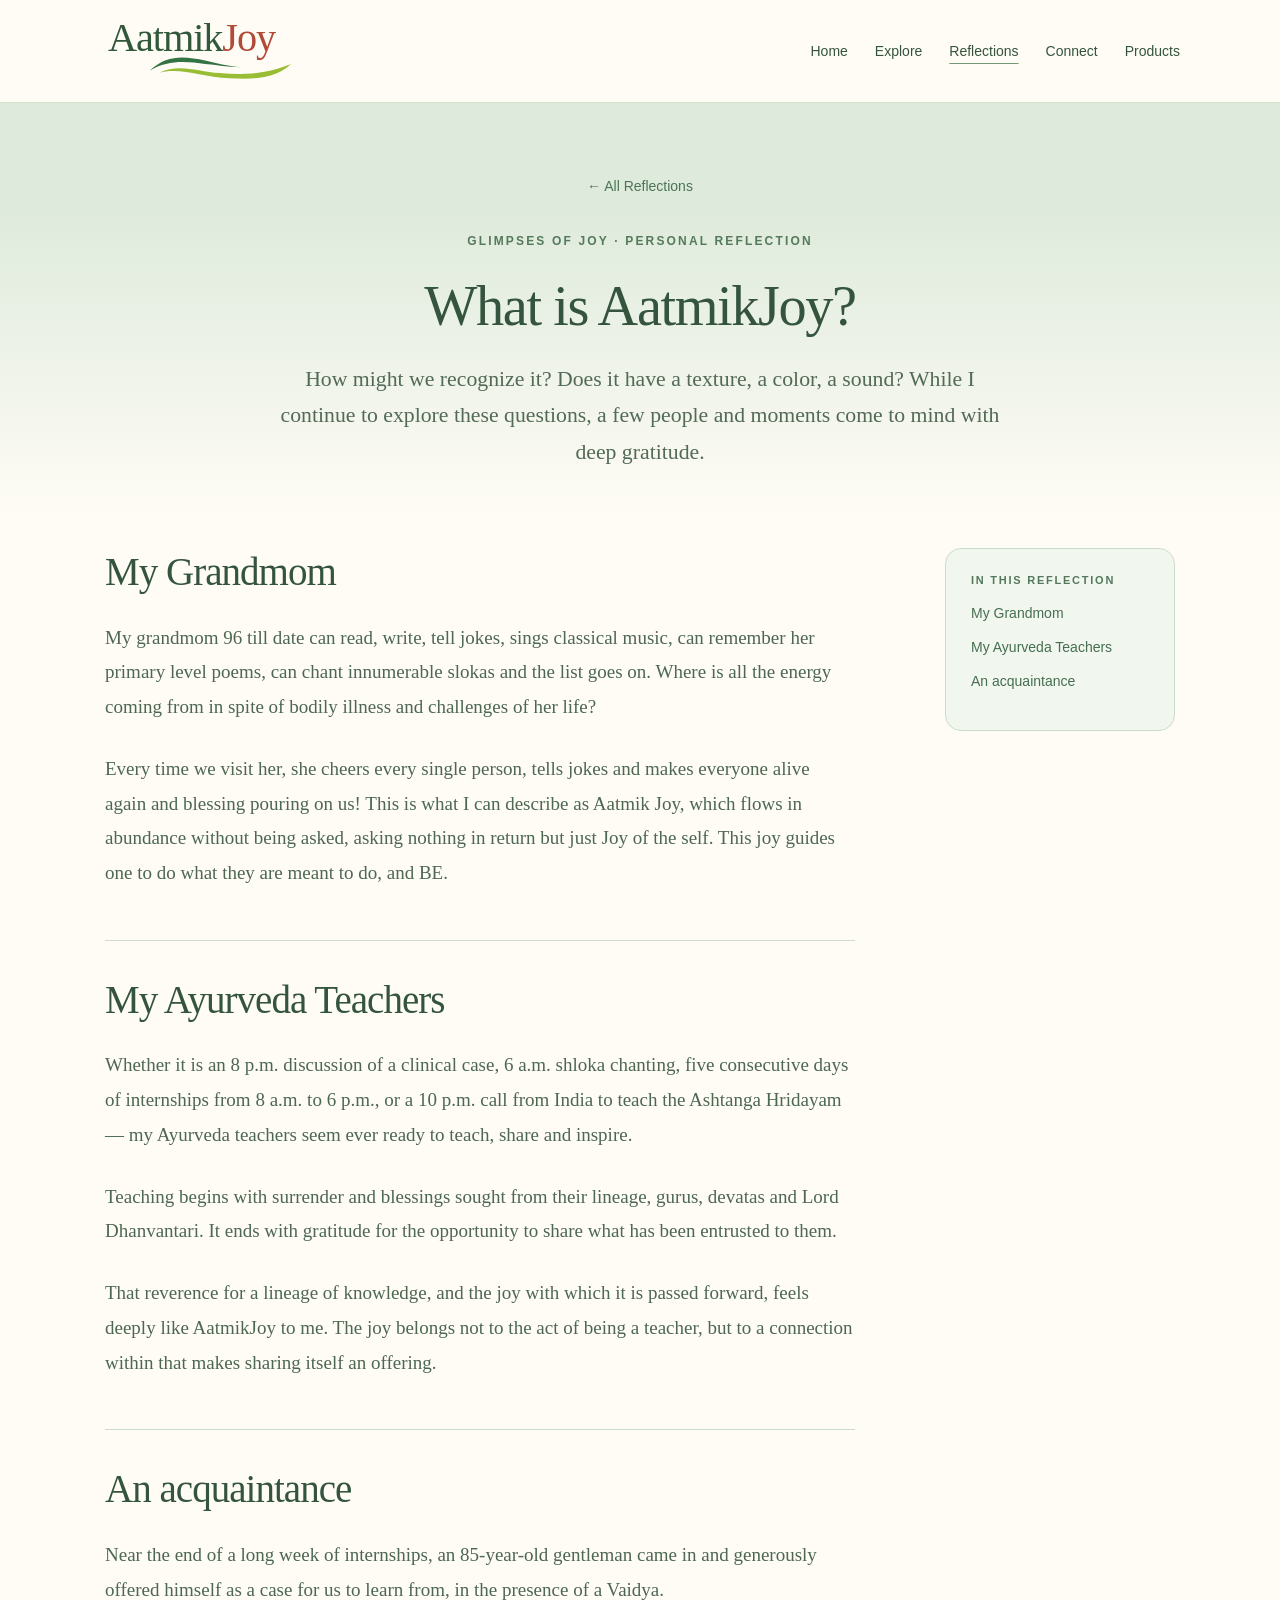
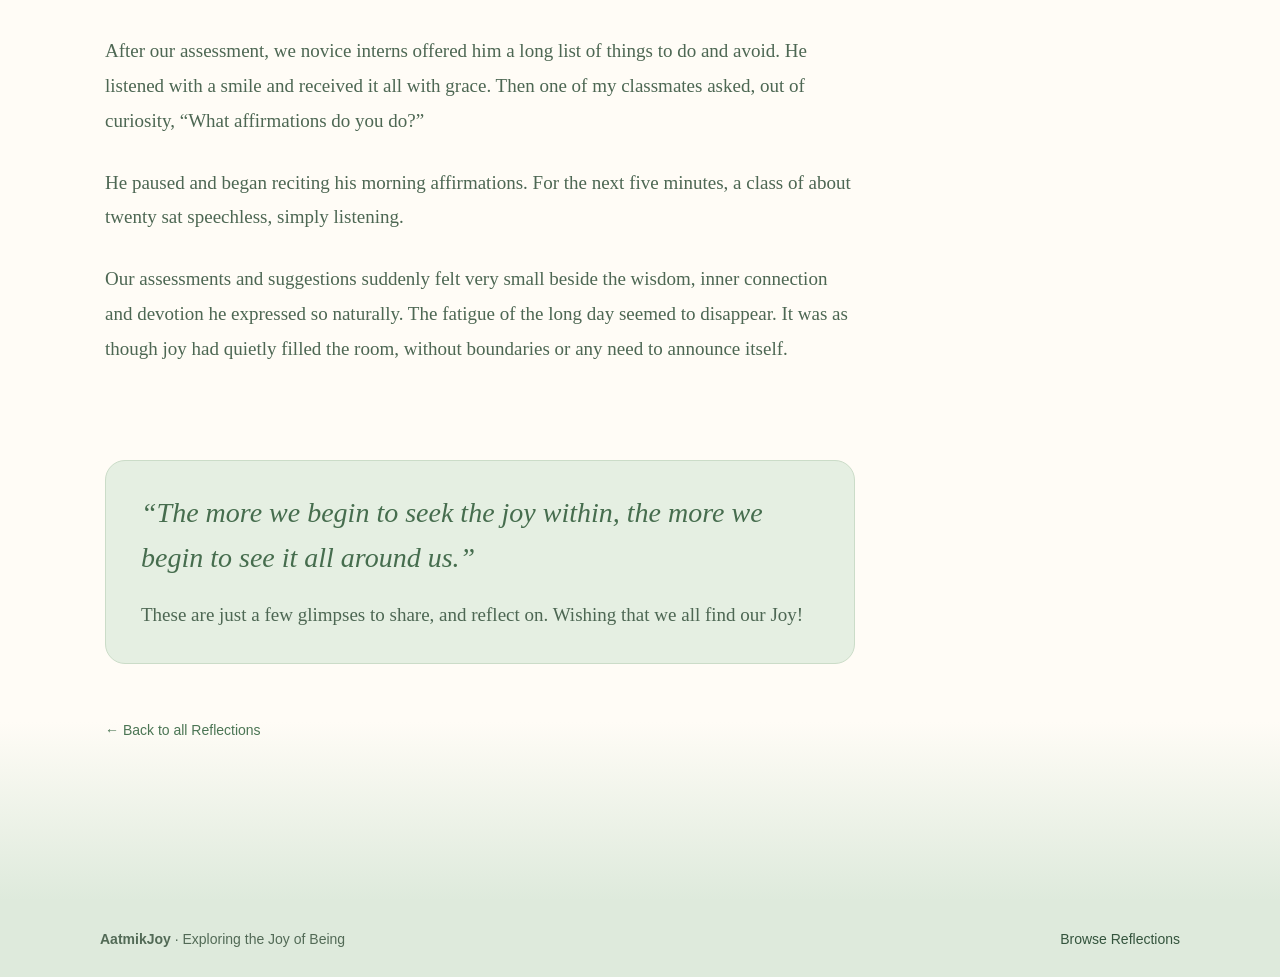
<file: reflections/what-is-aatmikjoy/index.html>
<!doctype html>
<html lang="en">
<head><meta charset="utf-8"><meta name="viewport" content="width=device-width, initial-scale=1">
<title>What is AatmikJoy? | Reflections · AatmikJoy</title>
<meta name="description" content="A personal reflection on the joy within, through my Grandmom, my Ayurveda teachers and an unexpected encounter.">
<meta name="theme-color" content="#DEEADC">
<style>
:root{--cream:#fcf8ef;--ink:#304a37;--muted:#697366;--line:#e4ddce;--terracotta:#b9724e;--sage:#ecede3}
*{box-sizing:border-box}html{scroll-behavior:smooth}body{margin:0;color:var(--ink);background:var(--cream);font-family:Georgia,'Times New Roman',serif}
a{color:inherit}.wrap{max-width:1140px;margin:0 auto;padding:0 30px}.site-header{border-bottom:1px solid var(--line);background:#fcf8efef;position:sticky;top:0;z-index:3;backdrop-filter:blur(15px)}
.header-inner{display:flex;align-items:center;justify-content:space-between;gap:28px;min-height:102px}.brand{display:block;width:235px;flex-shrink:0}.brand img{width:100%;height:auto;display:block}.nav{display:flex;gap:27px;align-items:center;flex-wrap:wrap}.nav a{font:14px/1.5 Arial,sans-serif;text-decoration:none;color:#53604e}.nav a:hover,.nav a[aria-current]{text-decoration:underline;text-decoration-color:var(--terracotta);text-underline-offset:6px}
.hero{position:relative;overflow:hidden;padding:84px 0 97px;background:linear-gradient(180deg,#fffaf0dd 0%,#fff9efdd 50%,#f8f4e9bb 100%),url('../../assets/images/watercolor.webp') center 60%/cover no-repeat;border-bottom:1px solid #e2dbc9}.hero .wrap{max-width:860px}.eyebrow{font:700 12px/1.4 Arial,sans-serif;letter-spacing:.22em;color:#a97950;text-transform:uppercase}h1{font:normal clamp(48px,6vw,78px)/1.09 Georgia,serif;letter-spacing:-.035em;margin:18px 0 23px}.deck{color:#596759;font:normal clamp(18px,2vw,23px)/1.6 Georgia,serif;max-width:690px;margin:0}.breadcrumb{font:13px Arial,sans-serif;color:#637061;text-decoration:none}.breadcrumb:hover{text-decoration:underline}
.article-grid{max-width:1130px;margin:0 auto;padding:70px 30px 100px;display:grid;grid-template-columns:minmax(0,1fr) 230px;gap:72px}.article{max-width:730px}.article p{font:19px/1.85 Georgia,serif;color:#475b4c;margin:0 0 27px}.article h2{font:normal clamp(28px,3vw,38px)/1.24 Georgia,serif;color:#304a37;margin:0 0 25px;letter-spacing:-.02em}.article-section{padding:44px 0 7px;border-bottom:1px solid var(--line)}.definition{padding:30px 32px 25px;background:#f0efe4;border:1px solid #e3dfcb;border-radius:20px}.definition .lead-in{margin-bottom:20px}.healing-keys{padding-left:24px;margin:0 0 24px;display:grid;grid-template-columns:1fr 1fr;gap:13px 24px;font:18px/1.5 Georgia,serif;color:#49604c}.healing-keys li::marker{color:#ba7b4f}.definition .definition-end{margin:0;font-style:normal}.definition em{color:#986949}.toc{position:sticky;top:130px;align-self:start;padding:25px;border:1px solid #e3ddce;background:#f8f5ed;border-radius:16px}.toc h2{font:700 11px Arial,sans-serif;letter-spacing:.16em;color:#9b6c48;text-transform:uppercase;margin:0 0 17px}.toc a{display:block;font:14px/1.5 Arial,sans-serif;margin:0 0 13px;color:#596a59;text-decoration:none}.toc a:hover{text-decoration:underline}.closing{background:#eff0e6;padding:35px 40px;margin-top:47px;border-radius:18px}.closing p{font-style:italic;margin:0}.article-note{margin-top:50px;padding-top:24px;border-top:1px solid var(--line)}.article-note p{font:13px/1.65 Arial,sans-serif;color:#7e8074}footer{border-top:1px solid var(--line);background:#f2f0e7;padding:30px 0}footer .wrap{display:flex;justify-content:space-between;gap:22px;flex-wrap:wrap;align-items:center}footer p{font:14px Arial,sans-serif;color:#617064;margin:0}footer a{font:14px Arial,sans-serif;text-decoration:none}footer a:hover{text-decoration:underline}
@media(max-width:790px){.nav{gap:13px}.header-inner{min-height:85px}.brand{width:185px}.article-grid{grid-template-columns:1fr;padding-top:43px}.toc{display:none}.healing-keys{grid-template-columns:1fr}.hero{padding:55px 0 72px}.wrap{padding-left:22px;padding-right:22px}}
@media(max-width:540px){.header-inner{flex-direction:column;justify-content:center;gap:11px;padding-top:12px;padding-bottom:12px}.brand{width:200px}.nav{justify-content:center}.nav a{font-size:12px}.article-grid{padding-left:20px;padding-right:20px}.article p{font-size:17px}.definition{padding:22px}.closing{padding:26px}}
</style><link rel="stylesheet" href="../../assets/theme-warm.css"><link rel="stylesheet" href="../../assets/reflection-article.css?v=20261118-article-spacing"></head>
<body class="reflection-article">
<header class="site-header"><div class="wrap header-inner"><a href="../../index.html#/home" class="brand" aria-label="AatmikJoy Home"><img src="../../assets/images/aatmikjoy-wordmark-waves.svg" alt="AatmikJoy"></a><nav class="nav" aria-label="Main navigation"><a href="../../index.html#/home">Home</a><a href="../../index.html#/explore">Explore</a><a href="../../index.html#/reflections" aria-current="page">Reflections</a><a href="../../index.html#/connect">Connect</a><a href="../../index.html#/products">Products</a></nav></div></header>
<main><section class="hero"><div class="wrap"><a class="breadcrumb" href="../../index.html#/reflections">← All Reflections</a><p class="eyebrow" style="margin-top:36px">GLIMPSES OF JOY · PERSONAL REFLECTION</p><h1>What is AatmikJoy?</h1><p class="deck">How might we recognize it? Does it have a texture, a color, a sound? While I continue to explore these questions, a few people and moments come to mind with deep gratitude.</p></div></section><div class="article-grid"><article class="article" aria-label="What is AatmikJoy reflection"><section class="story-section" id="grandmom"><h2>My Grandmom</h2><p>My grandmom 96 till date can read, write, tell jokes, sings classical music, can remember her primary level poems, can chant innumerable slokas and the list goes on. Where is all the energy coming from in spite of bodily illness and challenges of her life?</p><p>Every time we visit her, she cheers every single person, tells jokes and makes everyone alive again and blessing pouring on us! This is what I can describe as Aatmik Joy, which flows in abundance without being asked, asking nothing in return but just Joy of the self. This joy guides one to do what they are meant to do, and BE.</p></section>
<section class="story-section" id="ayurveda-teachers"><h2>My Ayurveda Teachers</h2><p>Whether it is an 8 p.m. discussion of a clinical case, 6 a.m. shloka chanting, five consecutive days of internships from 8 a.m. to 6 p.m., or a 10 p.m. call from India to teach the Ashtanga Hridayam — my Ayurveda teachers seem ever ready to teach, share and inspire.</p><p>Teaching begins with surrender and blessings sought from their lineage, gurus, devatas and Lord Dhanvantari. It ends with gratitude for the opportunity to share what has been entrusted to them.</p><p>That reverence for a lineage of knowledge, and the joy with which it is passed forward, feels deeply like AatmikJoy to me. The joy belongs not to the act of being a teacher, but to a connection within that makes sharing itself an offering.</p></section>
<section class="story-section" id="an-acquaintance"><h2>An acquaintance</h2><p>Near the end of a long week of internships, an 85-year-old gentleman came in and generously offered himself as a case for us to learn from, in the presence of a Vaidya.</p><p>After our assessment, we novice interns offered him a long list of things to do and avoid. He listened with a smile and received it all with grace. Then one of my classmates asked, out of curiosity, “What affirmations do you do?”</p><p>He paused and began reciting his morning affirmations. For the next five minutes, a class of about twenty sat speechless, simply listening.</p><p>Our assessments and suggestions suddenly felt very small beside the wisdom, inner connection and devotion he expressed so naturally. The fatigue of the long day seemed to disappear. It was as though joy had quietly filled the room, without boundaries or any need to announce itself.</p></section><div class="story-finale"><blockquote>“The more we begin to seek the joy within, the more we begin to see it all around us.”</blockquote><p>These are just a few glimpses to share, and reflect on. Wishing that we all find our Joy!</p></div><p style="margin-top:48px"><a class="breadcrumb" href="../../index.html#/reflections">← Back to all Reflections</a></p></article><aside class="toc" aria-label="On this page"><h2>IN THIS REFLECTION</h2><a href="#grandmom">My Grandmom</a><a href="#ayurveda-teachers">My Ayurveda Teachers</a><a href="#an-acquaintance">An acquaintance</a></aside></div></main><footer><div class="wrap"><p><strong>AatmikJoy</strong> · Exploring the Joy of Being</p><a href="../../index.html#/reflections">Browse Reflections</a></div></footer>
</body></html>
</file>
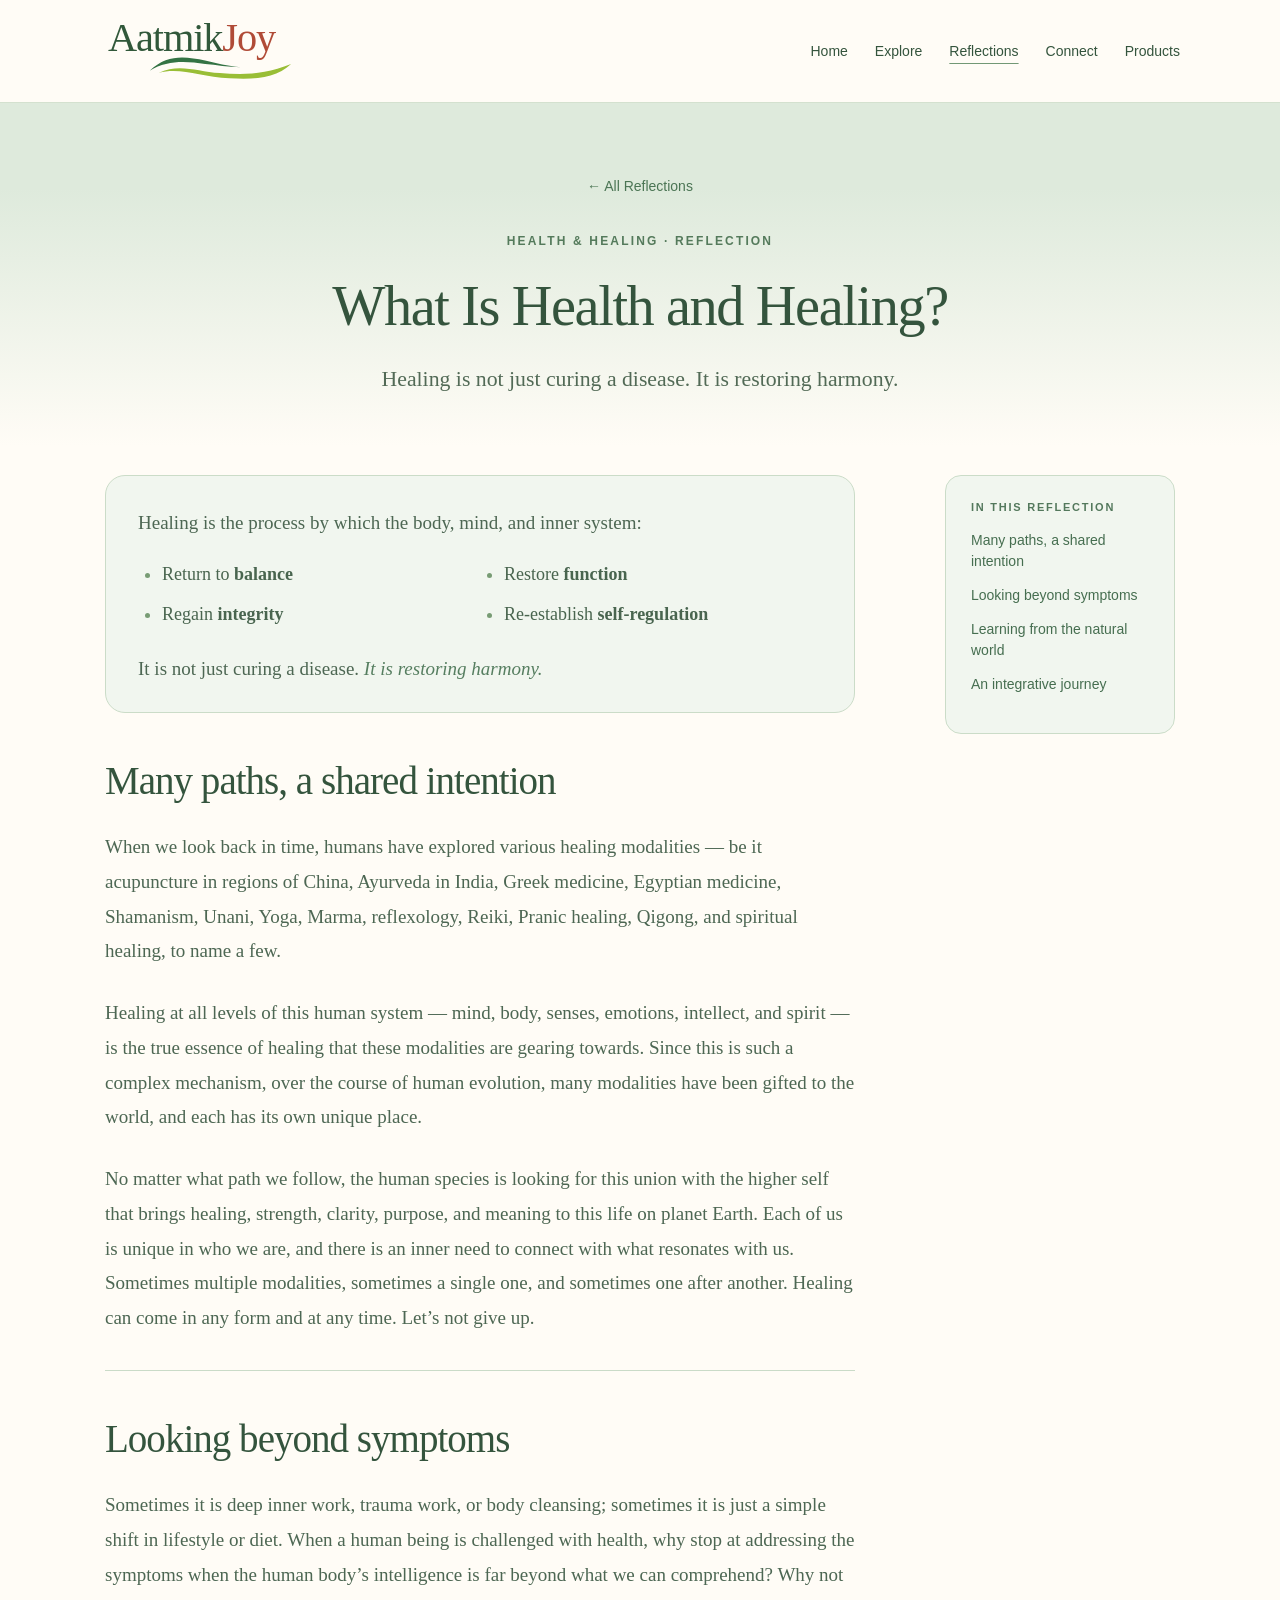
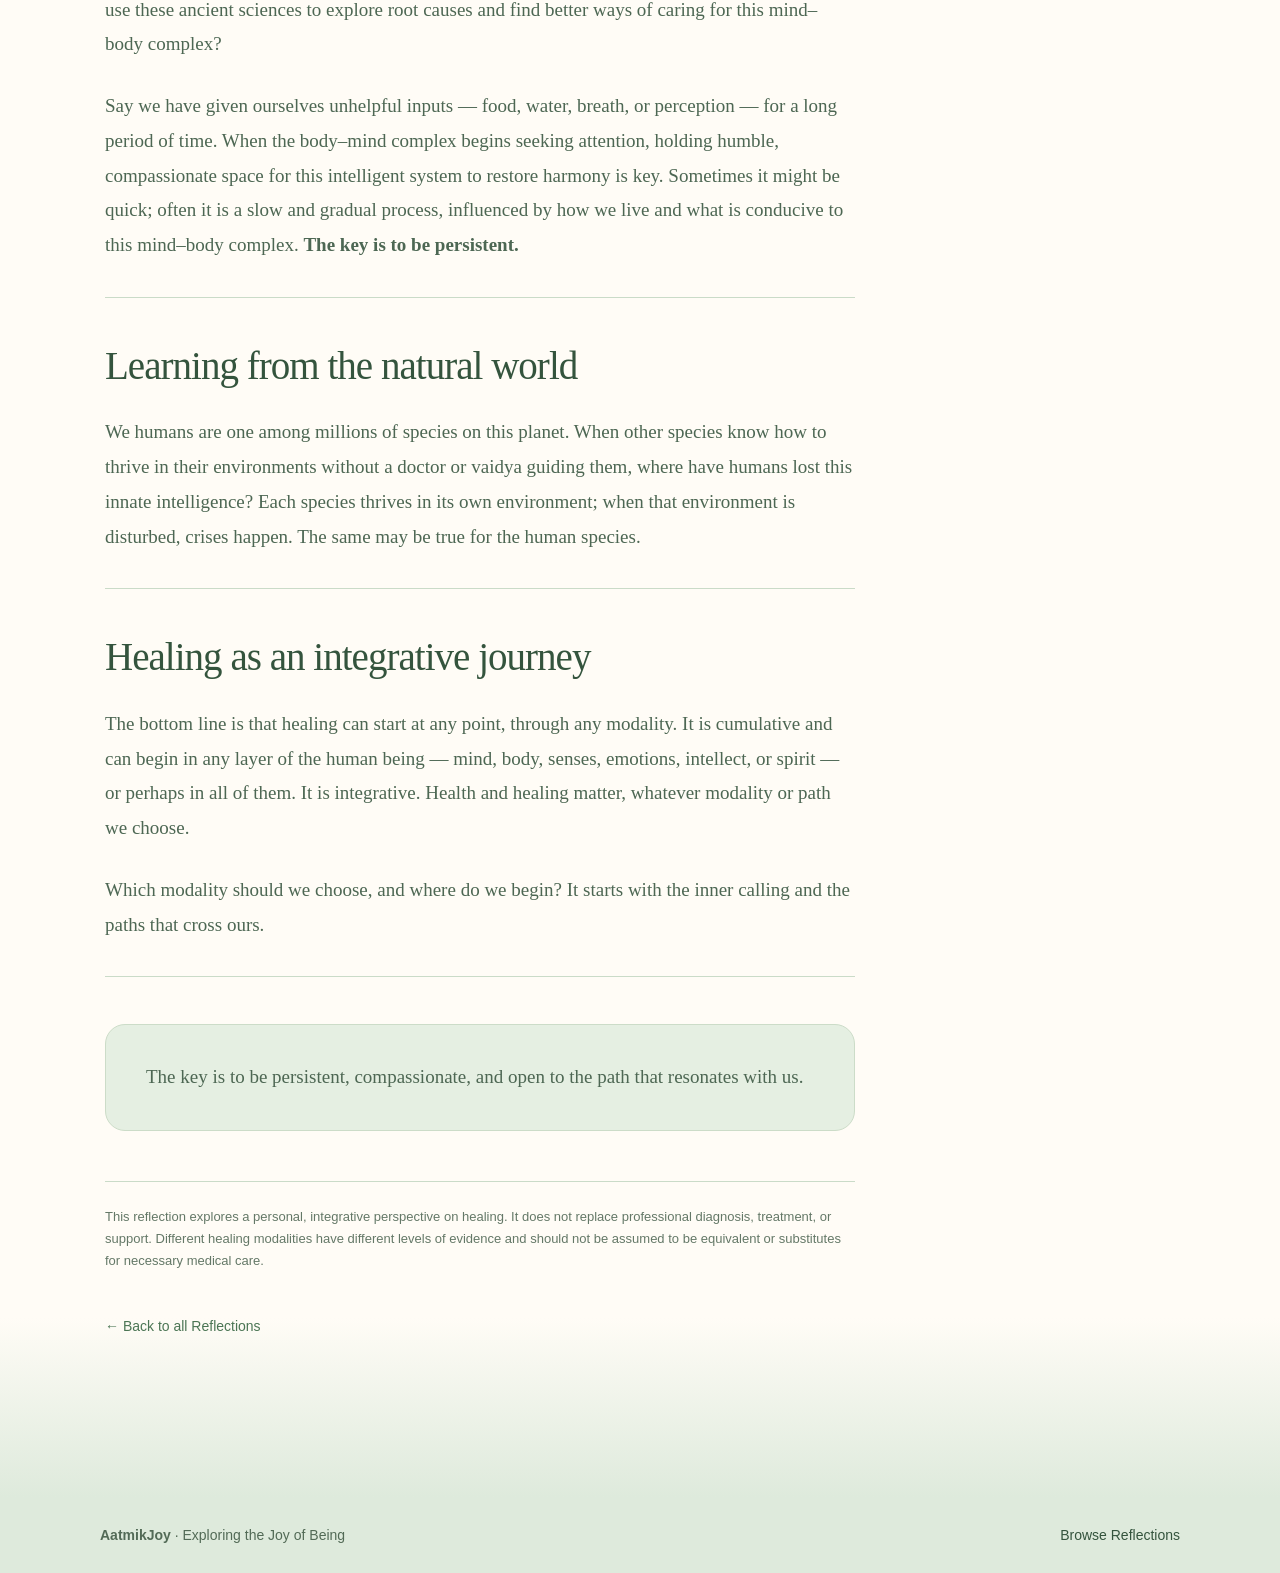
<file: reflections/what-is-health-and-healing/index.html>
<!doctype html>
<html lang="en">
<head><meta charset="utf-8"><meta name="viewport" content="width=device-width, initial-scale=1">
<title>What Is Health and Healing? | AatmikJoy Reflections</title>
<meta name="description" content="A personal reflection on health and healing as an integrative journey involving body, mind, senses, emotions, intellect and spirit.">
<meta name="theme-color" content="#DEEADC">
<style>
:root{--cream:#fcf8ef;--ink:#304a37;--muted:#697366;--line:#e4ddce;--terracotta:#b9724e;--sage:#ecede3}
*{box-sizing:border-box}html{scroll-behavior:smooth}body{margin:0;color:var(--ink);background:var(--cream);font-family:Georgia,'Times New Roman',serif}
a{color:inherit}.wrap{max-width:1140px;margin:0 auto;padding:0 30px}.site-header{border-bottom:1px solid var(--line);background:#fcf8efef;position:sticky;top:0;z-index:3;backdrop-filter:blur(15px)}
.header-inner{display:flex;align-items:center;justify-content:space-between;gap:28px;min-height:102px}.brand{display:block;width:235px;flex-shrink:0}.brand img{width:100%;height:auto;display:block}.nav{display:flex;gap:27px;align-items:center;flex-wrap:wrap}.nav a{font:14px/1.5 Arial,sans-serif;text-decoration:none;color:#53604e}.nav a:hover,.nav a[aria-current]{text-decoration:underline;text-decoration-color:var(--terracotta);text-underline-offset:6px}
.hero{position:relative;overflow:hidden;padding:84px 0 97px;background:linear-gradient(180deg,#fffaf0dd 0%,#fff9efdd 50%,#f8f4e9bb 100%),url('../../assets/images/watercolor.webp') center 60%/cover no-repeat;border-bottom:1px solid #e2dbc9}.hero .wrap{max-width:860px}.eyebrow{font:700 12px/1.4 Arial,sans-serif;letter-spacing:.22em;color:#a97950;text-transform:uppercase}h1{font:normal clamp(48px,6vw,78px)/1.09 Georgia,serif;letter-spacing:-.035em;margin:18px 0 23px}.deck{color:#596759;font:normal clamp(18px,2vw,23px)/1.6 Georgia,serif;max-width:690px;margin:0}.breadcrumb{font:13px Arial,sans-serif;color:#637061;text-decoration:none}.breadcrumb:hover{text-decoration:underline}
.article-grid{max-width:1130px;margin:0 auto;padding:70px 30px 100px;display:grid;grid-template-columns:minmax(0,1fr) 230px;gap:72px}.article{max-width:730px}.article p{font:19px/1.85 Georgia,serif;color:#475b4c;margin:0 0 27px}.article h2{font:normal clamp(28px,3vw,38px)/1.24 Georgia,serif;color:#304a37;margin:0 0 25px;letter-spacing:-.02em}.article-section{padding:44px 0 7px;border-bottom:1px solid var(--line)}.definition{padding:30px 32px 25px;background:#f0efe4;border:1px solid #e3dfcb;border-radius:20px}.definition .lead-in{margin-bottom:20px}.healing-keys{padding-left:24px;margin:0 0 24px;display:grid;grid-template-columns:1fr 1fr;gap:13px 24px;font:18px/1.5 Georgia,serif;color:#49604c}.healing-keys li::marker{color:#ba7b4f}.definition .definition-end{margin:0;font-style:normal}.definition em{color:#986949}.toc{position:sticky;top:130px;align-self:start;padding:25px;border:1px solid #e3ddce;background:#f8f5ed;border-radius:16px}.toc h2{font:700 11px Arial,sans-serif;letter-spacing:.16em;color:#9b6c48;text-transform:uppercase;margin:0 0 17px}.toc a{display:block;font:14px/1.5 Arial,sans-serif;margin:0 0 13px;color:#596a59;text-decoration:none}.toc a:hover{text-decoration:underline}.closing{background:#eff0e6;padding:35px 40px;margin-top:47px;border-radius:18px}.closing p{font-style:italic;margin:0}.article-note{margin-top:50px;padding-top:24px;border-top:1px solid var(--line)}.article-note p{font:13px/1.65 Arial,sans-serif;color:#7e8074}footer{border-top:1px solid var(--line);background:#f2f0e7;padding:30px 0}footer .wrap{display:flex;justify-content:space-between;gap:22px;flex-wrap:wrap;align-items:center}footer p{font:14px Arial,sans-serif;color:#617064;margin:0}footer a{font:14px Arial,sans-serif;text-decoration:none}footer a:hover{text-decoration:underline}
@media(max-width:790px){.nav{gap:13px}.header-inner{min-height:85px}.brand{width:185px}.article-grid{grid-template-columns:1fr;padding-top:43px}.toc{display:none}.healing-keys{grid-template-columns:1fr}.hero{padding:55px 0 72px}.wrap{padding-left:22px;padding-right:22px}}
@media(max-width:540px){.header-inner{flex-direction:column;justify-content:center;gap:11px;padding-top:12px;padding-bottom:12px}.brand{width:200px}.nav{justify-content:center}.nav a{font-size:12px}.article-grid{padding-left:20px;padding-right:20px}.article p{font-size:17px}.definition{padding:22px}.closing{padding:26px}}
</style><link rel="stylesheet" href="../../assets/theme-warm.css"><link rel="stylesheet" href="../../assets/reflection-article.css?v=20261118-article-spacing"></head>
<body class="reflection-article">
<header class="site-header"><div class="wrap header-inner"><a href="../../index.html#/home" class="brand" aria-label="AatmikJoy Home"><img src="../../assets/images/aatmikjoy-wordmark-waves.svg" alt="AatmikJoy"></a><nav class="nav" aria-label="Main navigation"><a href="../../index.html#/home">Home</a><a href="../../index.html#/explore">Explore</a><a href="../../index.html#/reflections" aria-current="page">Reflections</a><a href="../../index.html#/connect">Connect</a><a href="../../index.html#/products">Products</a></nav></div></header>
<main>
<section class="hero"><div class="wrap"><a class="breadcrumb" href="../../index.html#/reflections">← All Reflections</a><p class="eyebrow" style="margin-top:36px">HEALTH &amp; HEALING · REFLECTION</p><h1>What Is Health and Healing?</h1><p class="deck">Healing is not just curing a disease. It is restoring harmony.</p></div></section>
<div class="article-grid"><article class="article" aria-label="What Is Health and Healing article"><section class="definition" aria-label="Healing definition"><p class="lead-in">Healing is the process by which the body, mind, and inner system:</p><ul class="healing-keys"><li>Return to <strong>balance</strong></li><li>Restore <strong>function</strong></li><li>Regain <strong>integrity</strong></li><li>Re-establish <strong>self-regulation</strong></li></ul><p class="definition-end">It is not just curing a disease. <em>It is restoring harmony.</em></p></section>
<section id="many-paths" class="article-section"><h2>Many paths, a shared intention</h2><p>When we look back in time, humans have explored various healing modalities — be it acupuncture in regions of China, Ayurveda in India, Greek medicine, Egyptian medicine, Shamanism, Unani, Yoga, Marma, reflexology, Reiki, Pranic healing, Qigong, and spiritual healing, to name a few.</p><p>Healing at all levels of this human system — mind, body, senses, emotions, intellect, and spirit — is the true essence of healing that these modalities are gearing towards. Since this is such a complex mechanism, over the course of human evolution, many modalities have been gifted to the world, and each has its own unique place.</p><p>No matter what path we follow, the human species is looking for this union with the higher self that brings healing, strength, clarity, purpose, and meaning to this life on planet Earth. Each of us is unique in who we are, and there is an inner need to connect with what resonates with us. Sometimes multiple modalities, sometimes a single one, and sometimes one after another. Healing can come in any form and at any time. Let’s not give up.</p></section>
<section id="beyond-symptoms" class="article-section"><h2>Looking beyond symptoms</h2><p>Sometimes it is deep inner work, trauma work, or body cleansing; sometimes it is just a simple shift in lifestyle or diet. When a human being is challenged with health, why stop at addressing the symptoms when the human body’s intelligence is far beyond what we can comprehend? Why not use these ancient sciences to explore root causes and find better ways of caring for this mind–body complex?</p><p>Say we have given ourselves unhelpful inputs — food, water, breath, or perception — for a long period of time. When the body–mind complex begins seeking attention, holding humble, compassionate space for this intelligent system to restore harmony is key. Sometimes it might be quick; often it is a slow and gradual process, influenced by how we live and what is conducive to this mind–body complex. <strong>The key is to be persistent.</strong></p></section>
<section id="natural-world" class="article-section"><h2>Learning from the natural world</h2><p>We humans are one among millions of species on this planet. When other species know how to thrive in their environments without a doctor or vaidya guiding them, where have humans lost this innate intelligence? Each species thrives in its own environment; when that environment is disturbed, crises happen. The same may be true for the human species.</p></section>
<section id="integrative-journey" class="article-section"><h2>Healing as an integrative journey</h2><p>The bottom line is that healing can start at any point, through any modality. It is cumulative and can begin in any layer of the human being — mind, body, senses, emotions, intellect, or spirit — or perhaps in all of them. It is integrative. Health and healing matter, whatever modality or path we choose.</p><p>Which modality should we choose, and where do we begin? It starts with the inner calling and the paths that cross ours.</p></section>
<div class="closing"><p>The key is to be persistent, compassionate, and open to the path that resonates with us.</p></div>
<div class="article-note"><p>This reflection explores a personal, integrative perspective on healing. It does not replace professional diagnosis, treatment, or support. Different healing modalities have different levels of evidence and should not be assumed to be equivalent or substitutes for necessary medical care.</p></div>
<p style="margin-top:36px"><a class="breadcrumb" href="../../index.html#/reflections">← Back to all Reflections</a></p>
</article><aside class="toc" aria-label="On this page"><h2>IN THIS REFLECTION</h2><a href="#many-paths">Many paths, a shared intention</a><a href="#beyond-symptoms">Looking beyond symptoms</a><a href="#natural-world">Learning from the natural world</a><a href="#integrative-journey">An integrative journey</a></aside></div>
</main><footer><div class="wrap"><p><strong>AatmikJoy</strong> · Exploring the Joy of Being</p><a href="../../index.html#/reflections">Browse Reflections</a></div></footer>
</body></html>
</file>
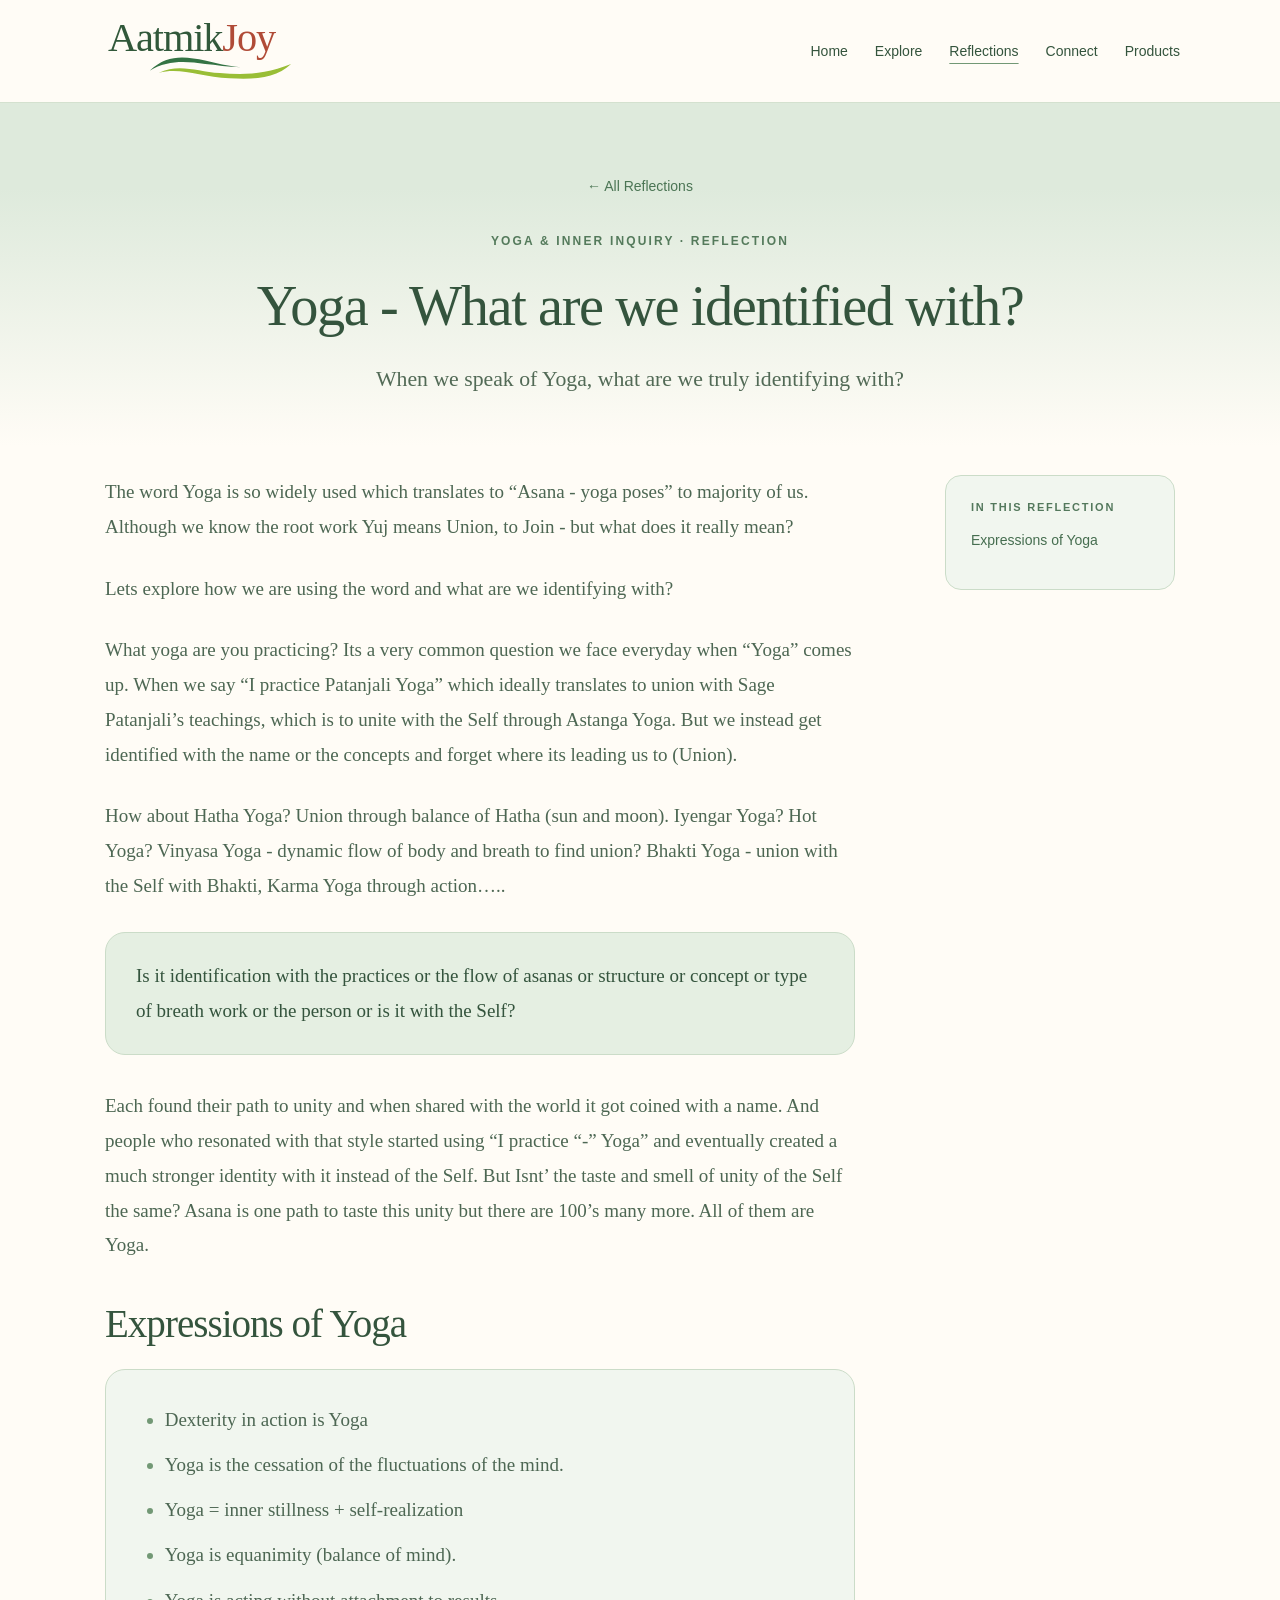
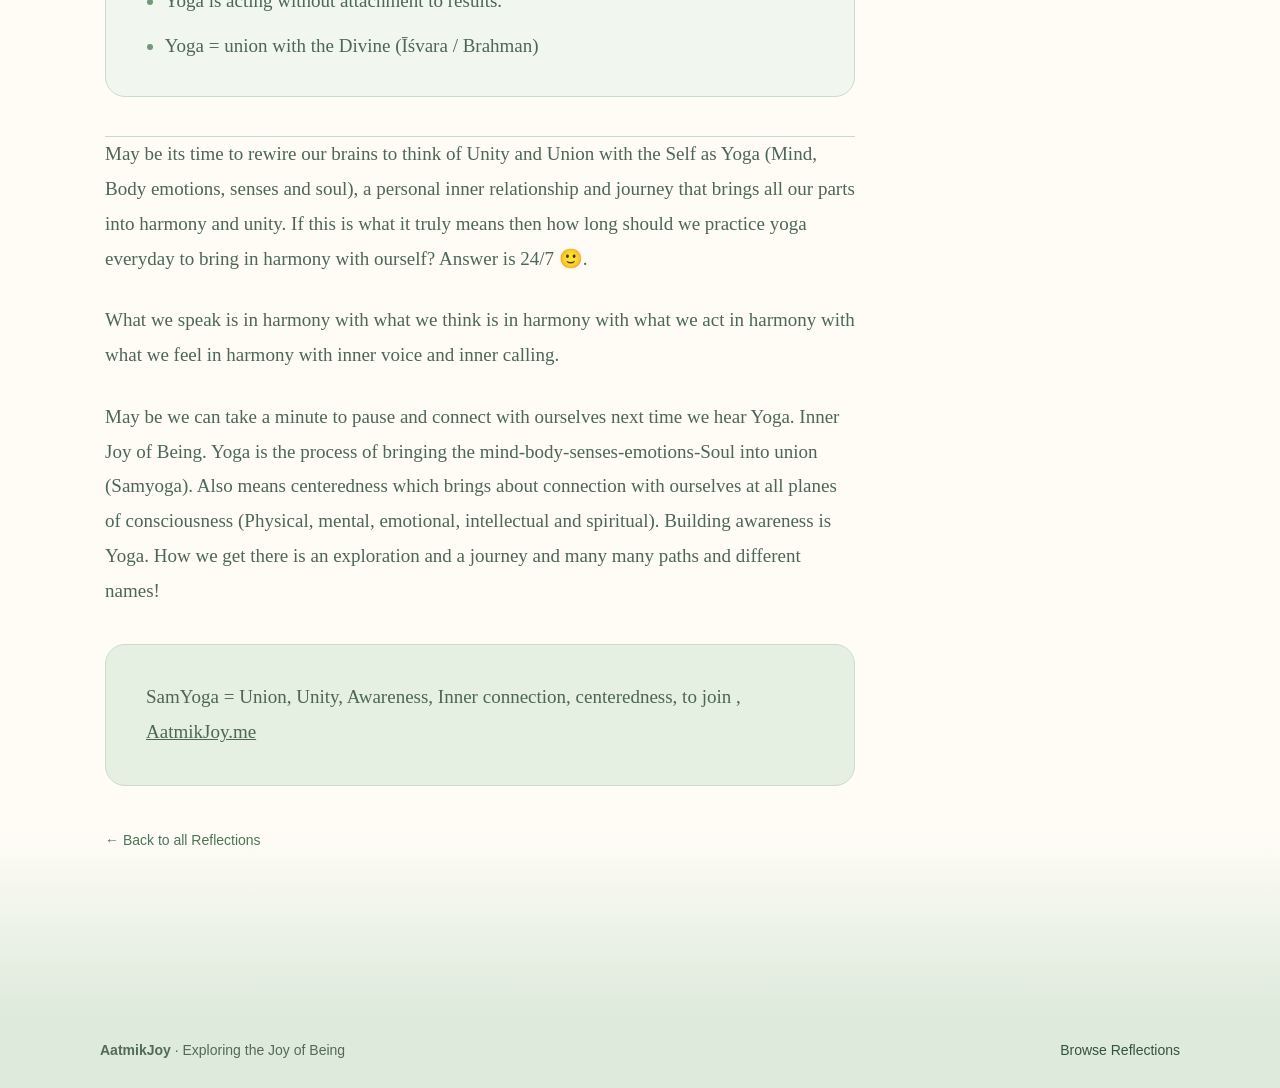
<file: reflections/yoga-what-are-we-identified-with/index.html>
<!doctype html>
<html lang="en">
<head><meta charset="utf-8"><meta name="viewport" content="width=device-width, initial-scale=1">
<title>Yoga - What are we identified with? | AatmikJoy Reflections</title>
<meta name="description" content="A personal reflection on Yoga, identification with practices, and the discovery of union with the Self.">
<meta name="theme-color" content="#DEEADC">
<style>
:root{--cream:#fcf8ef;--ink:#304a37;--muted:#697366;--line:#e4ddce;--terracotta:#b9724e;--sage:#ecede3}
*{box-sizing:border-box}html{scroll-behavior:smooth}body{margin:0;color:var(--ink);background:var(--cream);font-family:Georgia,'Times New Roman',serif}
a{color:inherit}.wrap{max-width:1140px;margin:0 auto;padding:0 30px}.site-header{border-bottom:1px solid var(--line);background:#fcf8efef;position:sticky;top:0;z-index:3;backdrop-filter:blur(15px)}
.header-inner{display:flex;align-items:center;justify-content:space-between;gap:28px;min-height:102px}.brand{display:block;width:235px;flex-shrink:0}.brand img{width:100%;height:auto;display:block}.nav{display:flex;gap:27px;align-items:center;flex-wrap:wrap}.nav a{font:14px/1.5 Arial,sans-serif;text-decoration:none;color:#53604e}.nav a:hover,.nav a[aria-current]{text-decoration:underline;text-decoration-color:var(--terracotta);text-underline-offset:6px}
.hero{position:relative;overflow:hidden;padding:84px 0 97px;background:linear-gradient(180deg,#fffaf0dd 0%,#fff9efdd 50%,#f8f4e9bb 100%),url('../../assets/images/watercolor.webp') center 60%/cover no-repeat;border-bottom:1px solid #e2dbc9}.hero .wrap{max-width:860px}.eyebrow{font:700 12px/1.4 Arial,sans-serif;letter-spacing:.22em;color:#a97950;text-transform:uppercase}h1{font:normal clamp(48px,6vw,78px)/1.09 Georgia,serif;letter-spacing:-.035em;margin:18px 0 23px}.deck{color:#596759;font:normal clamp(18px,2vw,23px)/1.6 Georgia,serif;max-width:690px;margin:0}.breadcrumb{font:13px Arial,sans-serif;color:#637061;text-decoration:none}.breadcrumb:hover{text-decoration:underline}
.article-grid{max-width:1130px;margin:0 auto;padding:70px 30px 100px;display:grid;grid-template-columns:minmax(0,1fr) 230px;gap:72px}.article{max-width:730px}.article p{font:19px/1.85 Georgia,serif;color:#475b4c;margin:0 0 27px}.article h2{font:normal clamp(28px,3vw,38px)/1.24 Georgia,serif;color:#304a37;margin:0 0 25px;letter-spacing:-.02em}.article-section{padding:44px 0 7px;border-bottom:1px solid var(--line)}.definition{padding:30px 32px 25px;background:#f0efe4;border:1px solid #e3dfcb;border-radius:20px}.definition .lead-in{margin-bottom:20px}.healing-keys{padding-left:24px;margin:0 0 24px;display:grid;grid-template-columns:1fr 1fr;gap:13px 24px;font:18px/1.5 Georgia,serif;color:#49604c}.healing-keys li::marker{color:#ba7b4f}.definition .definition-end{margin:0;font-style:normal}.definition em{color:#986949}.toc{position:sticky;top:130px;align-self:start;padding:25px;border:1px solid #e3ddce;background:#f8f5ed;border-radius:16px}.toc h2{font:700 11px Arial,sans-serif;letter-spacing:.16em;color:#9b6c48;text-transform:uppercase;margin:0 0 17px}.toc a{display:block;font:14px/1.5 Arial,sans-serif;margin:0 0 13px;color:#596a59;text-decoration:none}.toc a:hover{text-decoration:underline}.closing{background:#eff0e6;padding:35px 40px;margin-top:47px;border-radius:18px}.closing p{font-style:italic;margin:0}.article-note{margin-top:50px;padding-top:24px;border-top:1px solid var(--line)}.article-note p{font:13px/1.65 Arial,sans-serif;color:#7e8074}footer{border-top:1px solid var(--line);background:#f2f0e7;padding:30px 0}footer .wrap{display:flex;justify-content:space-between;gap:22px;flex-wrap:wrap;align-items:center}footer p{font:14px Arial,sans-serif;color:#617064;margin:0}footer a{font:14px Arial,sans-serif;text-decoration:none}footer a:hover{text-decoration:underline}
@media(max-width:790px){.nav{gap:13px}.header-inner{min-height:85px}.brand{width:185px}.article-grid{grid-template-columns:1fr;padding-top:43px}.toc{display:none}.healing-keys{grid-template-columns:1fr}.hero{padding:55px 0 72px}.wrap{padding-left:22px;padding-right:22px}}
@media(max-width:540px){.header-inner{flex-direction:column;justify-content:center;gap:11px;padding-top:12px;padding-bottom:12px}.brand{width:200px}.nav{justify-content:center}.nav a{font-size:12px}.article-grid{padding-left:20px;padding-right:20px}.article p{font-size:17px}.definition{padding:22px}.closing{padding:26px}}
</style><link rel="stylesheet" href="../../assets/theme-warm.css"><link rel="stylesheet" href="../../assets/reflection-article.css?v=20261118-article-spacing">
<style>
/* Essay-specific reading details; shared reflection page theme remains authoritative. */
body.reflection-article .reflection-points{padding:clamp(23px,3vw,34px);background:#F1F6EF;border:1px solid #CBDCC8;border-radius:20px;margin:0 0 32px}
body.reflection-article .reflection-points ul{padding-left:1.3em;margin:0;display:grid;gap:13px;color:#4D6753;font:400 clamp(17px,1.5vw,19px)/1.7 Georgia,serif}
body.reflection-article .reflection-points li::marker{color:#729875}
body.reflection-article .reflection-points.alt{background:#FFFCF6}
body.reflection-article .reflection-points .is-highlight{font-weight:700;color:#34543D}
body.reflection-article .article-section{padding-top:clamp(20px,2.7vw,34px)!important}
body.reflection-article .article-section h2{margin-bottom:20px}
body.reflection-article .article-section:first-of-type{padding-top:10px!important}
body.reflection-article .reflection-question{margin:28px 0 34px;padding:26px 30px;background:#E5EFE2;border:1px solid #CBDCC8;border-radius:20px}
body.reflection-article .reflection-question p{font-style:italic;color:#34543D!important;margin:0}
body.reflection-article .closing{margin-top:36px}
body.reflection-article .closing p{font-style:italic;margin:0}
</style>
</head>
<body class="reflection-article">
<header class="site-header"><div class="wrap header-inner"><a href="../../index.html#/home" class="brand" aria-label="AatmikJoy Home"><img src="../../assets/images/aatmikjoy-wordmark-waves.svg" alt="AatmikJoy"></a><nav class="nav" aria-label="Main navigation"><a href="../../index.html#/home">Home</a><a href="../../index.html#/explore">Explore</a><a href="../../index.html#/reflections" aria-current="page">Reflections</a><a href="../../index.html#/connect">Connect</a><a href="../../index.html#/products">Products</a></nav></div></header>
<main>
<section class="hero"><div class="wrap">
<a class="breadcrumb" href="../../index.html#/reflections">← All Reflections</a>
<p class="eyebrow" style="margin-top:36px">YOGA &amp; INNER INQUIRY · REFLECTION</p>
<h1>Yoga - What are we identified with?</h1>
<p class="deck">When we speak of Yoga, what are we truly identifying with?</p></div></section>
<div class="article-grid"><article class="article" aria-label="Yoga - What are we identified with? article">

<p>The word Yoga is so widely used which translates to “Asana - yoga poses” to majority of us. Although we know the root work Yuj means Union, to Join - but what does it really mean?</p>
<p>Lets explore how we are using the word and what are we identifying with?</p>
<p>What yoga are you practicing? Its a very common question we face everyday when “Yoga” comes up. When we say “I practice Patanjali Yoga” which ideally translates to union with Sage Patanjali’s teachings, which is to unite with the Self through Astanga Yoga. But we instead get identified with the name or the concepts and forget where its leading us to (Union).</p>
<p>How about Hatha Yoga? Union through balance of Hatha (sun and moon). Iyengar Yoga? Hot Yoga? Vinyasa Yoga - dynamic flow of body and breath to find union? Bhakti Yoga - union with the Self with Bhakti, Karma Yoga through action…..</p>
<div class="reflection-question"><p>Is it identification with the practices or the flow of asanas or structure or concept or type of breath work or the person or is it with the Self?</p></div>
<p>Each found their path to unity and when shared with the world it got coined with a name. And people who resonated with that style started using “I practice “-” Yoga” and eventually created a much stronger identity with it instead of the Self. But Isnt’ the taste and smell of unity of the Self the same? Asana is one path to taste this unity but there are 100’s many more. All of them are Yoga.</p>
<section id="many-expressions" class="article-section">
<h2>Expressions of Yoga</h2>
<div class="reflection-points"><ul><li>Dexterity in action is Yoga</li>
<li>Yoga is the cessation of the fluctuations of the mind.</li>
<li>Yoga = inner stillness + self-realization</li>
<li>Yoga is equanimity (balance of mind).</li>
<li>Yoga is acting without attachment to results.</li>
<li>Yoga = union with the Divine (Īśvara / Brahman)</li></ul></div>
</section>
<p>May be its time to rewire our brains to think of Unity and Union with the Self as Yoga (Mind, Body emotions, senses and soul), a personal inner relationship and journey that brings all our parts into harmony and unity. If this is what it truly means then how long should we practice yoga everyday to bring in harmony with ourself? Answer is 24/7 🙂.</p>
<p>What we speak is in harmony with what we think is in harmony with what we act in harmony with what we feel in harmony with inner voice and inner calling.</p>
<p>May be we can take a minute to pause and connect with ourselves next time we hear Yoga. Inner Joy of Being. Yoga is the process of bringing the mind-body-senses-emotions-Soul into union (Samyoga). Also means centeredness which brings about connection with ourselves at all planes of consciousness (Physical, mental, emotional, intellectual and spiritual). Building awareness is Yoga. How we get there is an exploration and a journey and many many paths and different names!</p>
<div class="closing"><p>SamYoga = Union, Unity, Awareness, Inner connection, centeredness, to join , <a href="../../index.html#/home">AatmikJoy.me</a></p></div>
<p style="margin-top:36px"><a class="breadcrumb" href="../../index.html#/reflections">← Back to all Reflections</a></p>
</article><aside class="toc" aria-label="On this page"><h2>IN THIS REFLECTION</h2>
<a href="#many-expressions">Expressions of Yoga</a>
</aside></div>
</main><footer><div class="wrap"><p><strong>AatmikJoy</strong> · Exploring the Joy of Being</p><a href="../../index.html#/reflections">Browse Reflections</a></div></footer>
</body></html>
</file>
<file: assets/styles.css>
:root{--aj-asset-sunrise-webp:url("images/artwork-1.webp");--aj-asset-botanical-webp:url("images/artwork-2.webp");--aj-asset-lotus-webp:url("images/artwork-3.webp");--aj-asset-landscape-webp:url("images/artwork-4.webp");}
/* Aatmik Joy: warm paper, living green, sunrise and gentle botanical detail.
   No framework, web fonts or third-party assets are required. */
:root {
 --paper:#fcf8ef; --paper-light:#fffdf7; --ink:#263e2a; --text:#41473c;
 --muted:#67705f; --leaf:#557241; --leaf-dark:#3f5b2f;
 --coral:#bd452b; --coral-bright:#dc6946; --gold:#e8a342;
 --line:#e6ddcb; --sage:#e8eddc; --rose:#f8e2d7;
 --serif:Georgia,'Times New Roman',serif; --sans:-apple-system,BlinkMacSystemFont,'Segoe UI',sans-serif;
 --radius:12px; --shadow:0 12px 34px rgba(61,56,37,.055);
}
* {box-sizing:border-box}
[hidden] {display:none!important}
html {scroll-behavior:smooth;scroll-padding-top:115px}
body {margin:0;background:var(--paper);color:var(--text);font-family:var(--sans);font-size:16px;line-height:1.65;-webkit-font-smoothing:antialiased}
body.dialog-open {overflow:hidden}
body::before {content:'';position:fixed;inset:0;pointer-events:none;opacity:.028;z-index:99;background-image:url("data:image/svg+xml,%3Csvg viewBox='0 0 180 180' xmlns='http://www.w3.org/2000/svg'%3E%3Cfilter id='n'%3E%3CfeTurbulence type='fractalNoise' baseFrequency='.88' numOctaves='3' stitchTiles='stitch'/%3E%3C/filter%3E%3Crect width='100%25' height='100%25' opacity='.55' filter='url(%23n)'/%3E%3C/svg%3E")}
a {color:inherit;text-decoration:none}
button,input,select,textarea {font:inherit}
button {cursor:pointer}
input,select,textarea {max-width:100%}
button {color:inherit}
img {display:block;max-width:100%;height:auto}
h1,h2,h3,h4,p {margin:0 0 16px}
h1,h2,h3,h4 {color:var(--ink);font-family:var(--serif);font-weight:400;line-height:1.12;letter-spacing:-.035em}
h1 {font-size:clamp(48px,5.5vw,74px)}
h2 {font-size:clamp(34px,3.5vw,46px)}
h3 {font-size:28px}
em {font-style:normal;color:var(--coral)}
p:last-child {margin-bottom:0}
small {font-size:12.5px;line-height:1.6}
:focus-visible {outline:3px solid #bd772b;outline-offset:5px;border-radius:3px}
h1[tabindex='-1']:focus,h2[tabindex='-1']:focus,main[tabindex='-1']:focus {outline:none}
::selection {background:#f4d39d;color:#243b26}
.wrap {width:min(1320px,calc(100% - 96px));margin-inline:auto}
.svg-library {position:absolute;width:0;height:0;overflow:hidden}
.icon {width:24px;height:24px;flex:0 0 auto;fill:none;stroke:currentColor;stroke-width:1.8;stroke-linecap:round;stroke-linejoin:round;vertical-align:middle}
.sr-only {position:absolute;width:1px;height:1px;padding:0;margin:-1px;overflow:hidden;clip:rect(0,0,0,0);white-space:nowrap;border:0}
.skip-link {position:fixed;top:-100px;left:18px;padding:12px 18px;background:var(--ink);color:#fff;z-index:150}
.skip-link:focus {top:15px}
.eyebrow {font-size:10.5px;letter-spacing:.21em;text-transform:uppercase;color:#805329;line-height:1.6;font-weight:600;margin-bottom:14px}
.button {display:inline-flex;align-items:center;justify-content:center;gap:16px;min-height:46px;padding:11px 24px;border-radius:100px;background:var(--coral);border:1px solid var(--coral);color:#fffdf8;font-size:14px;font-weight:500;line-height:1.5;text-align:center;transition:background .18s,box-shadow .18s,transform .18s}
.button .icon {width:19px;height:19px}
.button:hover {background:#a93b25;box-shadow:0 6px 16px #a7442420;transform:translateY(-1px)}
.button.green {background:var(--leaf);border-color:var(--leaf)}
.button.green:hover {background:var(--leaf-dark)}
.button.outline {background:transparent;color:var(--coral);border-color:#c66649}
.button.outline:hover {background:#fae9de}
.full-width {width:100%}
.text-link {display:inline-flex;gap:12px;align-items:center;background:none;border:0;padding:7px 0;color:var(--coral);font-weight:500;font-size:14px;text-align:left}
.text-link .icon {width:20px;height:20px}
.text-link:hover {text-decoration:underline;text-underline-offset:4px}
.icon-button {display:inline-grid;place-items:center;flex-shrink:0;width:44px;height:44px;border:0;border-radius:50%;background:transparent;color:var(--coral)}
.icon-button:hover {background:#f3e8d9}
.ornament {display:flex;align-items:center;justify-content:center;gap:13px;color:#cc872b;margin:20px 0}
.ornament span {width:47px;height:1px;background:linear-gradient(90deg,transparent,#d9a54e)}
.ornament span:last-child {transform:rotate(180deg)}
.ornament .icon {width:28px;height:28px;stroke-width:1.5}
/* Header and the complete, collapsible mobile navigation. */
.site-header {position:sticky;top:0;z-index:50;background:rgba(252,248,239,.97);border-bottom:1px solid #e7dfce;backdrop-filter:blur(12px)}
.header-inner {min-height:94px;display:flex;gap:30px;align-items:center;justify-content:space-between}
.brand {display:flex;align-items:center;gap:9px;color:var(--ink);flex-shrink:0}
.brand>img {width:74px;height:62px;object-fit:contain}
.brand-type {display:flex;flex-direction:column}
.wordmark {font:34px/1 var(--serif);letter-spacing:-.065em;white-space:nowrap}
.wordmark>span {color:var(--coral);margin-left:4px}
.brand-tagline {font:9px/1.8 var(--serif);letter-spacing:.16em;margin-top:7px;color:var(--ink);white-space:nowrap}
.primary-nav {display:flex;align-items:center;gap:27px;margin-left:auto}
.primary-nav>a {position:relative;font:16px/1.5 var(--serif);padding:14px 0;white-space:nowrap}
.primary-nav>a:hover {color:var(--coral)}
.primary-nav>a[aria-current='page'] {color:var(--coral)}
.primary-nav>a[aria-current='page']::after {content:'';height:1px;position:absolute;bottom:5px;left:0;right:0;background:var(--coral)}
.header-actions {display:flex;gap:14px;align-items:center;margin-left:16px}
.member-link {font-size:13px;white-space:nowrap;color:#565c4a;padding:11px 0}
.member-link:hover,.member-link[aria-current='page'] {color:var(--coral);text-decoration:underline;text-underline-offset:5px}
.header-join {min-height:42px;padding:9px 22px;gap:9px}
.menu-toggle,.mobile-member-link {display:none!important}
/* Home: actual HTML text layered beside the extracted scenic photograph. */
.home-hero {position:relative;min-height:560px;isolation:isolate;overflow:hidden;background:radial-gradient(ellipse at 20% 30%,#fffdf5 0,transparent 60%),#fbf4e6}
.hero-scene {position:absolute;inset:0 0 0 43%;background-image:var(--aj-asset-sunrise-webp);background-size:cover;background-position:60% 54%;z-index:-1;mask-image:linear-gradient(90deg,transparent 0,#000 15%);-webkit-mask-image:linear-gradient(90deg,transparent 0,#000 15%)}
.hero-botanical {position:absolute;left:0;top:0;bottom:0;width:105px;background:var(--aj-asset-botanical-webp) left center/auto 100% no-repeat;opacity:.86;z-index:-1;pointer-events:none;mask-image:linear-gradient(90deg,#000 70%,transparent)}
.hero-layout {display:grid;grid-template-columns:47% 53%;min-height:560px;position:relative;align-items:center}
.hero-copy {text-align:center;max-width:525px;margin:auto;padding:25px 10px 38px 10px}
.hero-mark {width:156px;height:122px;margin:0 auto -3px;animation:rise-in .7s ease-out both}
.hero-wordmark {font-size:clamp(54px,5.8vw,84px);line-height:1.05;letter-spacing:-.07em;margin:0;color:#28432b;white-space:nowrap}
.hero-wordmark>span {color:var(--coral);margin-left:10px}
.hero-tagline {font:16px/1.6 var(--serif);letter-spacing:.19em;margin-top:12px;color:var(--ink)}
.hero-copy .ornament {margin:21px 0 20px}
.hero-description {font:17px/1.65 var(--serif);color:#343f32;max-width:429px;margin:0 auto 23px}
.hero-whisper {position:absolute;right:4%;top:84px;width:260px;text-align:center;font:italic 31px/1.15 var(--serif);letter-spacing:-.025em;color:#294d2b;transform:rotate(-5deg);text-shadow:0 1px 12px #fffbdccc}
.hero-whisper>span {display:inline-block;margin-left:33px}
.hero-whisper .ornament {margin-top:12px;transform:rotate(5deg)}
.hero-whisper .ornament span {width:35px}
.hero-whisper .ornament .icon {width:26px;height:26px}
@keyframes rise-in {from {opacity:0;transform:translateY(7px)}to {opacity:1;transform:none}}
.pathways-strip {background:#fffcf5;border-block:1px solid #eee4d1}
.pathways-grid {display:grid;grid-template-columns:repeat(6,1fr);padding:24px 0 26px}
.pathway-link {position:relative;display:flex;align-items:center;flex-direction:column;gap:5px;padding:0 17px;text-align:center;border-radius:5px}
.pathway-link+.pathway-link::before {content:'';position:absolute;left:0;top:24px;bottom:8px;width:1px;background:#e4cfaa}
.pathway-link>strong {font:18px/1.3 var(--serif);color:var(--ink)}
.pathway-link>span:last-child {font:13px/1.45 var(--serif);color:#555c4b;max-width:140px}
.pathway-link:hover>strong {color:var(--coral)}
.icon-wash {display:grid;place-items:center;flex:0 0 auto;width:67px;height:67px;border-radius:48% 53% 46% 52%;margin:0 0 5px;background:radial-gradient(ellipse at 38% 36%,#ffffffa1,transparent 75%),var(--wash,#e8eddc);color:var(--tone,#4d643a);box-shadow:inset 2px -3px 11px #ffffff60}
.icon-wash .icon {width:39px;height:39px;stroke-width:1.55}
.tone-sage {--wash:#e4ead4;--tone:#486137}
.tone-sun {--wash:#ffe3a9;--tone:#b46b13}
.tone-peach {--wash:#ffded0;--tone:#b45032}
.tone-rose {--wash:#f8dcd6;--tone:#b84b39}
/* Connected editorial panels, rather than a flattened page image. */
.home-portals {display:grid;grid-template-columns:1fr 1fr;gap:3px;background:#fffaf3;border-bottom:1px solid #e9dcc2}
.home-portals>section {min-height:340px;overflow:hidden;position:relative;padding:38px clamp(26px,4vw,65px);isolation:isolate}
.connect-portal {display:grid;grid-template-columns:minmax(0,1fr) minmax(170px,.85fr);gap:8px;align-items:center;background:radial-gradient(ellipse at 40% 40%,#fffcef77,#e5ecd3b0),#eef0df}
.connect-portal::before {content:'';position:absolute;width:80px;left:-28px;inset-block:0;background:var(--aj-asset-botanical-webp) left center/auto 130% no-repeat;opacity:.35;z-index:-1}
.portal-copy {position:relative;z-index:1;min-width:0}
.portal-copy .eyebrow {font-size:9.5px;letter-spacing:.2em;margin-bottom:9px}
.portal-copy h2 {font-size:56px;margin-bottom:14px}
.portal-copy>p:not(.eyebrow) {font:16px/1.6 var(--serif);max-width:305px;margin-bottom:23px}
.portal-copy .button {padding:10px 19px;min-height:42px;font-size:13px;gap:12px}
.reflections-portal {background:linear-gradient(90deg,#fbecd9 0,#fbecd9eb 42%,#fbecd930 65%,transparent 100%),var(--aj-asset-lotus-webp) right center/47% 100% no-repeat,#fae7cc;display:flex;align-items:center}
.reflections-portal .portal-copy {width:62%}
/* Six pathways remain individually clickable, including in the small diagram. */
.wellbeing-wheel {width:100%;max-width:380px;aspect-ratio:380/410;position:relative;margin:26px auto 16px;flex-shrink:0}
.wheel-petal {position:absolute;width:34%;height:31.5%;border:1px solid #daaa5faa;border-radius:50%;display:flex;flex-direction:column;align-items:center;justify-content:center;gap:5px;padding:9px;background:radial-gradient(ellipse at 40% 40%,#fffef5d9,var(--wash));color:var(--tone);transition:transform .2s,background .2s;z-index:1}
.wheel-petal:hover {z-index:3;transform:scale(1.05);box-shadow:0 4px 18px #76673812}
.wheel-petal .icon {width:33px;height:33px;stroke-width:1.5}
.wheel-petal>span {font:13px/1.25 var(--serif);color:#34402e;text-align:center;max-width:90px}
.petal-0 {left:33%;top:0}
.petal-1 {left:62%;top:18%}
.petal-2 {left:62%;top:51%}
.petal-3 {left:33%;top:69%}
.petal-4 {left:3%;top:51%}
.petal-5 {left:3%;top:18%}
.wheel-center {position:absolute;left:33%;top:34.5%;width:34%;height:31.5%;border:2px solid #fffdf2;border-radius:50%;z-index:2;display:flex;align-items:center;justify-content:center;flex-direction:column;gap:8px;background:radial-gradient(circle,#fff9e7,#f9e3b7);box-shadow:0 0 0 1px #ddbc78;pointer-events:none}
.wheel-center>span {font:15px/1.3 var(--serif);color:var(--ink);text-align:center}
.wheel-center .icon {width:24px;height:24px;color:#6a8448}
.wellbeing-wheel.compact {max-width:245px;margin:0 auto}
.compact .wheel-petal {padding:5px;gap:3px}
.compact .wheel-petal .icon {width:23px;height:23px}
.compact .wheel-petal>span {font-size:10px;max-width:67px}
.compact .wheel-center>span {font-size:11px}
.compact .wheel-center .icon {width:16px;height:16px}
/* Daily rhythm: a working, keyboard-accessible tab component. */
.rhythm-section {display:grid;grid-template-columns:.9fr 1.1fr;gap:90px;padding-block:77px;align-items:center}
.rhythm-intro>p:not(.eyebrow) {max-width:440px;color:var(--muted);font-size:15px;line-height:1.8}
.rhythm-card {border:1px solid #e6d8be;border-radius:var(--radius);background:radial-gradient(ellipse at 100% 0,#ffe9bc70,transparent 70%),#fffcf5;box-shadow:var(--shadow);overflow:hidden}
.rhythm-tabs {display:grid;grid-template-columns:repeat(3,1fr);border-bottom:1px solid var(--line);background:#faf1e1}
.rhythm-tabs button {display:flex;align-items:center;justify-content:center;gap:9px;background:transparent;border:0;border-bottom:2px solid transparent;padding:18px 10px;font-size:13px}
.rhythm-tabs .icon {width:22px;height:22px;color:#a3752e}
.rhythm-tabs button[aria-selected='true'] {background:#fffaf0;color:var(--coral);border-bottom-color:var(--coral)}
#rhythm-panel {padding:26px 32px 15px}
#rhythm-panel h3 {font-size:32px}
#rhythm-text {font-size:15px;color:#61664f;line-height:1.7}
.rhythm-prompt {font:italic 18px/1.5 var(--serif);color:var(--leaf)}
.rhythm-card>small {display:block;padding:0 32px 22px;color:var(--muted);font-size:11px}
/* Reused photographic headers for the inner pages. */
.subhero {position:relative;overflow:hidden;isolation:isolate;background:#fcf5e8;border-bottom:1px solid #eadfc8}
.subhero-scene {position:absolute;inset:0 0 0 47%;z-index:-1;background:linear-gradient(90deg,#fcf5e8 0,transparent 25%),var(--aj-asset-sunrise-webp) center 47%/cover no-repeat;opacity:.94}
.subhero::before {content:'';position:absolute;left:0;top:0;bottom:0;width:105px;background:var(--aj-asset-botanical-webp) left 60%/auto 160% no-repeat;opacity:.65;z-index:-1}
.subhero-copy {width:51%;max-width:625px;text-align:center;padding:60px 22px 56px}
.subhero-copy h1 {margin-bottom:16px;font-size:clamp(48px,5.5vw,78px)}
.subhero-copy>p:not(.eyebrow) {font:18px/1.65 var(--serif);max-width:490px;margin:auto}
.subhero-copy .ornament {margin:19px 0}
/* Connect page. */
.connect-section {display:grid;grid-template-columns:.88fr 1.12fr;gap:80px;padding-block:72px;align-items:start}
.connect-intro>p:not(.eyebrow):not(.wheel-caption) {max-width:440px;font-size:15px;color:var(--muted)}
.connect-intro h2 {font-size:40px}
.wheel-caption {text-align:center;font:italic 17px/1.55 var(--serif);color:#697252}
.path-detail {border-bottom:1px solid #deceb4;scroll-margin-top:118px}
.path-detail:first-child {border-top:1px solid #deceb4}
.path-detail summary {list-style:none;display:flex;align-items:center;gap:19px;padding:19px 0;cursor:pointer;min-height:100px}
.path-detail summary::-webkit-details-marker {display:none}
.path-detail summary>.icon-wash {width:57px;height:57px;margin:0}
.path-detail .icon-wash .icon {width:34px;height:34px}
.path-detail summary>span:nth-child(2) {flex:1;min-width:0}
.path-detail summary strong {display:block;font:25px/1.2 var(--serif);color:var(--ink);margin-bottom:5px}
.path-detail summary>span:nth-child(2)>span {display:block;font-size:12.5px;color:var(--muted)}
.detail-chevron {width:19px;height:19px;color:#a67a3c;transition:transform .15s}
.path-detail[open] .detail-chevron {transform:rotate(90deg)}
.path-detail[open] summary strong {color:var(--coral)}
.path-detail-body {padding:0 10px 28px 76px;font-size:14px;line-height:1.8}
.path-detail-body blockquote {font:italic 19px/1.5 var(--serif);color:var(--leaf);border-left:2px solid #cfc498;margin:22px 0 10px;padding-left:20px}
.integration-band {background:radial-gradient(ellipse at 100% 30%,#ffe2b075,transparent 80%),#f1efde;border-block:1px solid #e4ddc6}
.integration-inner {padding-block:43px;display:grid;grid-template-columns:76px 1fr auto;align-items:center;gap:27px}
.integration-inner>.icon {width:68px;height:68px;color:#b97928;stroke-width:1.2}
.integration-inner h2 {font-size:34px}
.integration-inner p:not(.eyebrow) {font-size:14px;max-width:650px}
.integration-inner .eyebrow {margin-bottom:8px}
.scope-note {font-size:11.5px;color:#696e5f;padding-block:19px;text-align:center;max-width:970px}
/* Reflections: images are artwork only; every title, card and filter is HTML. */
.reflections-section {padding-block:36px 65px}
.reflection-toolbar {display:flex;align-items:center;flex-wrap:wrap;gap:18px;justify-content:space-between}
.filter-list {display:flex;gap:8px;flex-wrap:wrap}
.filter {border:1px solid #e3d3bb;background:#fffbf3;color:#454c3d;border-radius:100px;padding:9px 16px;min-height:42px;font-size:12px;line-height:1.3}
.filter:hover {border-color:#c28f6e}
.filter.active {background:var(--coral);border-color:var(--coral);color:#fff}
.search-field {display:flex;align-items:center;gap:8px;background:#fffdf7;border:1px solid #e0d4be;border-radius:100px;padding:0 12px 0 15px;min-height:44px;max-width:100%;color:#9b7041}
.search-field>.icon {width:18px;height:18px}
.search-field input {min-width:0;flex:1;padding:10px 0;border:0;background:transparent;outline:none;font-size:13px;color:var(--ink);width:185px}
.search-field:focus-within {outline:2px solid #b48144;outline-offset:2px}
.search-field input::-webkit-search-cancel-button {display:none}
.search-field .icon-button {width:28px;height:30px}
.search-field .icon-button .icon {width:17px;height:17px}
.library-meta {display:flex;justify-content:space-between;gap:15px;color:#727466;font-size:11.5px;margin:24px 0 17px}
.library-meta p {margin:0}
.reflection-grid {display:grid;grid-template-columns:repeat(3,1fr);gap:24px}
.reflection-card {border:1px solid #e9ddc7;border-radius:10px;background:#fffdf7;box-shadow:0 6px 22px #685d3c05;display:flex;flex-direction:column;overflow:hidden;transition:transform .2s,box-shadow .2s}
.reflection-card:hover {transform:translateY(-3px);box-shadow:0 14px 24px #6c593c10}
.reflection-image {width:100%;aspect-ratio:2.2;object-fit:cover;border-bottom:1px solid #eedfc8}
.reflection-body {padding:20px 23px 22px;display:flex;flex-direction:column;flex:1}
.article-tag {font-size:9px;letter-spacing:.045em;text-transform:uppercase;align-self:flex-start;background:#e6eddc;color:#3f5234;border-radius:100px;padding:4px 10px;line-height:1.5;margin-bottom:12px}
.article-tag.rose {background:#fbe0d9;color:#9b3d2a}
.reflection-body h2 {font-size:27px;line-height:1.16;letter-spacing:-.025em;margin:0 0 13px;overflow-wrap:anywhere}
.reflection-body>p {font:16px/1.5 var(--serif);color:#626653;margin-bottom:17px}
.reflection-source {color:#6e7260;font-size:10.5px;margin-bottom:5px;display:block}
.reflection-body .text-link {margin-top:auto;justify-content:space-between;font-size:12px;padding-top:9px}
.reflection-body .text-link .icon {width:16px;height:16px}
.source-note {font-size:11.5px;color:#707365;max-width:930px;line-height:1.7;margin:24px auto 0;text-align:center}
mark {color:inherit;background:#f6d793;border-radius:2px;padding:0 1px}
.empty-state {padding:70px 20px;text-align:center;border:1px dashed #dccdb4;border-radius:12px;background:#fffaf0}
.empty-state>.icon {width:47px;height:47px;color:var(--leaf);margin-bottom:12px}
.empty-state p {max-width:490px;margin:0 auto 22px}
/* About. */
.about-section {display:grid;grid-template-columns:.85fr 1.15fr;gap:86px;padding-block:80px;align-items:center}
.about-emblem {text-align:center;background:radial-gradient(ellipse,#ffefca80,transparent 70%);padding:35px 15px 55px}
.about-emblem img {width:246px;margin:0 auto}
.about-emblem p {font:63px/1.1 var(--serif);letter-spacing:-.065em;color:var(--ink);margin:0 0 12px}
.about-emblem p>span {color:var(--coral);margin-left:7px}
.about-emblem small {font-family:var(--serif);letter-spacing:.12em;font-size:12px}
.about-copy>p:not(.eyebrow):not(.signature) {font:19px/1.85 var(--serif);color:#555e4d}
.about-copy h2 {max-width:490px}
.signature {font:italic 21px/1.5 var(--serif);color:var(--leaf);margin-top:25px}
.values-section {background:#f0f1e3;border-block:1px solid #e1dfc7}
.values-grid {display:grid;grid-template-columns:repeat(3,1fr);gap:55px;padding-block:45px}
.values-grid .icon {width:34px;height:34px;color:var(--leaf);margin-bottom:19px;stroke-width:1.5}
.values-grid article:nth-child(2) .icon {color:var(--coral)}
.values-grid article:nth-child(3) .icon {color:#af7224}
.values-grid h3 {font-size:28px}
.values-grid p {font-size:14px;line-height:1.8;color:#656d58}
/* Join: intentionally a non-persistent, clearly identified interactive demo. */
.join-content {padding-block:32px 78px}
.prototype-note {display:flex;align-items:flex-start;gap:13px;padding:16px 20px;border:1px solid #dfcaaa;background:#fff4df;border-radius:8px;font-size:12px;line-height:1.7}
.prototype-note>.icon {width:23px;height:23px;color:#986320;margin-top:2px}
.prototype-note strong {font-weight:600;color:#694e2b;font-size:12px}
.prototype-note p {color:#745f42;font-size:12px;margin:4px 0 0}
.journey-steps {display:grid;grid-template-columns:repeat(4,1fr);list-style:none;padding:0;margin:32px 0 40px;gap:0}
.journey-steps li {position:relative;display:flex;align-items:center;flex-direction:column;text-align:center;padding:8px 20px}
.journey-steps li::after {content:'';position:absolute;height:1px;background:#debe82;left:calc(50% + 42px);right:calc(-50% + 42px);top:43px;z-index:-1}
.journey-steps li:last-child::after {display:none}
.step-icon {width:67px;height:67px;border-radius:50%;background:radial-gradient(ellipse at 30% 20%,#fff,transparent),#fae4b7;display:grid;place-items:center;color:#a16f29}
.step-icon .icon {width:35px;height:35px;stroke-width:1.4}
.journey-steps li:nth-child(2n) .step-icon {background:radial-gradient(ellipse at 30% 20%,#fff,transparent),#e5ecd7;color:var(--leaf)}
.journey-steps li:nth-child(3) .step-icon {background:radial-gradient(ellipse at 30% 20%,#fff,transparent),#fae0d5;color:var(--coral)}
.step-index {display:grid;place-items:center;width:21px;height:21px;background:#6a7a48;color:white;border-radius:50%;font-size:10px;margin-top:-9px;margin-bottom:8px;border:1px solid #fff8ea}
.journey-steps strong {font:22px/1.3 var(--serif);color:var(--ink);font-weight:400;margin-bottom:4px}
.journey-steps small {font-size:11px;color:#6e7562;max-width:165px}
.journey-steps li[aria-current='step'] .step-icon {box-shadow:0 0 0 4px #faf5e9,0 0 0 5px #c49049}
.join-grid {display:grid;grid-template-columns:1.03fr .97fr;gap:24px;align-items:start}
.journey-card {border:1px solid #e4d6bd;border-radius:12px;background:#fffdf6;padding:38px 40px;box-shadow:var(--shadow);min-width:0;scroll-margin-top:120px}
.journey-stage {animation:rise-in .22s ease-out}
.journey-stage h2 {font-size:40px;line-height:1.13}
.journey-stage>p:not(.eyebrow) {font-size:14px;color:#69705e;line-height:1.8}
.journey-stage>.text-link {display:flex;margin-top:13px}
.journey-stage>.button {margin-top:16px}
.sample-fill {margin:0 0 15px!important;font-size:12px}
form {margin-top:15px}
.form-grid {display:grid;grid-template-columns:1fr 1fr;gap:18px;margin-bottom:22px}
.full {grid-column:1/-1}
.field {display:flex;flex-direction:column;gap:7px}
.field>label {font-size:12.5px;font-weight:600;line-height:1.5;color:#434e38}
.field>label>span:not(.optional) {color:var(--coral)}
.optional {color:#7f826f;font-weight:400;font-size:11.5px}
.field input,.field select,.field textarea {border:1px solid #dacfbc;border-radius:6px;background:#fffef9;padding:11px 13px;width:100%;font-size:14px;line-height:1.55;color:#35452e;min-height:45px}
.field textarea {resize:vertical;min-height:100px}
.field small {font-size:10.5px;color:#7d7e70}
.field input:focus,.field textarea:focus,.field select:focus {outline:2px solid #af955f;outline-offset:1px}
input::placeholder,textarea::placeholder {color:#929384;opacity:1}
.checkbox-field {display:flex;gap:10px;align-items:flex-start;font-size:12px;line-height:1.65;margin-top:4px;color:#6b715f}
.checkbox-field input {width:17px;height:17px;flex-shrink:0;margin:2px 0 0;accent-color:var(--leaf)}
.form-footnote {font-size:10.5px;line-height:1.65;color:#7a7d6d;margin:12px 0 0;text-align:center}
.member-preview {background:linear-gradient(135deg,#eff2e2e8,#fff3ddee);padding:38px 37px;border:1px solid #e3dcc4;border-radius:12px;position:relative;overflow:hidden}
.member-preview h2 {font-size:38px}
.member-preview>p:not(.eyebrow) {font-size:14px;color:#686e5d}
.member-preview ul {list-style:none;margin:22px 0 0;padding:0}
.member-preview li {display:flex;gap:17px;align-items:center;border-bottom:1px solid #d8d3b975;padding:16px 0}
.member-preview li>.icon {color:var(--leaf);width:30px;height:30px;stroke-width:1.5}
.member-preview li:nth-child(2n)>.icon {color:var(--coral)}
.member-preview li strong {display:block;color:var(--ink);font:20px/1.3 var(--serif);margin-bottom:4px}
.member-preview li span {display:block;font-size:12px;line-height:1.6;color:#6b715f}
.returning-note {border-top:1px solid #dcd3bb;padding-top:22px;margin-top:24px}
.returning-note>strong {font:20px/1.4 var(--serif);color:var(--ink)}
.returning-note>p {font-size:12px;color:#727865;margin:7px 0}
.returning-note .text-link {font-size:12px}
.large-wash {display:grid;place-items:center;width:82px;height:82px;border-radius:50%;background:var(--wash);color:var(--tone);margin-bottom:25px}
.large-wash .icon {width:39px;height:39px;stroke-width:1.5}
.status-panel {background:#f2f3e7;border-left:2px solid #91a473;padding:16px 18px;margin:23px 0;color:#516044;font-size:13px;line-height:1.7}
.status-panel p {font-size:12px;color:#6d745f;margin-top:6px}
.intake-progress {display:flex;align-items:center;gap:20px;font-size:11px;color:#6d765d;margin:24px 0}
.intake-progress>span:first-child {flex-shrink:0}
.intake-progress-track {display:block;flex:1;height:5px;background:#e8e7d7;border-radius:5px;overflow:hidden}
#intake-progress-fill {display:block;height:100%;width:33.333%;background:#839858;transition:width .2s}
.intake-part {border:0;padding:0;margin:0;min-width:0}
.intake-part legend {font:26px/1.3 var(--serif);color:var(--ink);padding:0;margin-bottom:13px}
.intake-part>p {font-size:13px;color:#71765f}
.choice-grid {display:grid;grid-template-columns:1fr 1fr;gap:10px;margin:16px 0}
.choice-grid label {display:flex;align-items:center;gap:9px;border:1px solid #dedbc8;background:#fafaf0;padding:13px 12px;border-radius:7px;font-size:12px;line-height:1.45}
.choice-grid input {accent-color:var(--leaf);width:17px;height:17px;flex-shrink:0}
.intake-part .checkbox-field {margin-top:24px}
.intake-actions {display:flex;gap:12px;justify-content:space-between;margin-top:28px}
.intake-actions>.button:last-child {margin-left:auto}
/* Member preview; there is deliberately no password form. */
.member-section {padding-block:35px 70px}
.member-gate-card {max-width:650px;margin:45px auto 15px;text-align:center;border:1px solid #e3d7be;border-radius:14px;padding:35px 50px;background:radial-gradient(ellipse at 50% 0,#fff0cc80,transparent 70%),#fffdf6}
.member-gate-card>img {margin:0 auto 22px}
.member-gate-card h1 {font-size:56px}
.member-gate-card>p:not(.eyebrow) {font-size:15px;color:#667058}
.member-gate-card>.text-link {display:flex;justify-content:center;margin-top:15px}
.dashboard-heading {display:flex;justify-content:space-between;align-items:center;gap:25px;margin:50px 0 30px}
.dashboard-heading h1 {font-size:56px;overflow-wrap:anywhere}
.dashboard-heading>div>p:last-child {font-size:14px;color:var(--muted)}
.dashboard-grid {display:grid;grid-template-columns:1.1fr .9fr;gap:27px}
.dashboard-main,.dashboard-aside {padding:35px;border:1px solid #e4d7bc;border-radius:12px;background:#fffdf7}
.dashboard-main {background:linear-gradient(140deg,#eef0df80,#fff5dfb0),#fffdf7}
.dashboard-main>p:not(.eyebrow) {font-size:14px;max-width:500px;color:#636d55}
.dashboard-main small {display:block;color:#797d69;font-size:11px;max-width:450px}
.practice-list {display:flex;flex-direction:column;gap:10px;margin:25px 0 18px}
.practice-list label {display:flex;align-items:center;gap:12px;padding:14px;background:#fffdf4;border:1px solid #dddac3;border-radius:7px;font-size:14px;cursor:pointer}
.practice-list input {accent-color:var(--leaf);width:18px;height:18px;flex-shrink:0}
.practice-list label:has(input:checked) {background:#e9efdb;color:#4f6b3e}
.dashboard-aside h2 {font-size:34px}
.dashboard-link {display:flex;align-items:center;gap:15px;width:100%;padding:18px 0;background:none;border:0;border-bottom:1px solid #e7decc;text-align:left;font-size:14px;color:var(--leaf)}
.dashboard-link>.icon:first-child {width:26px;height:26px}
.dashboard-link>.icon:last-child {margin-left:auto;width:18px;height:18px}
.dashboard-link:hover {color:var(--coral)}
.future-feature {padding:25px 0 0;color:#758064;font-size:13px}
.future-feature>.icon {margin-right:10px}
.future-feature>strong {font-weight:500}
.future-feature>p {font-size:12px;margin-top:10px;color:#7b806d}
/* The invitation and real HTML footer sit above a scenic decorative edge. */
.join-invitation {position:relative;overflow:hidden;background:linear-gradient(110deg,#fffaf1,#fcf2de);border-top:1px solid #e6d9be}
.join-invitation::before {content:'';position:absolute;left:-18px;top:0;bottom:0;width:104px;background:var(--aj-asset-botanical-webp) left 20%/auto 190% no-repeat;opacity:.46;pointer-events:none}
.invitation-inner {display:flex;align-items:center;justify-content:space-between;gap:28px;padding-block:37px}
.invitation-inner h2 {font-size:34px;letter-spacing:-.035em;margin-bottom:9px}
.invitation-inner .eyebrow {font-size:9px;margin-bottom:7px}
.invitation-inner>div>p:last-child {font:italic 16px/1.55 var(--serif);color:#646b55}
.invitation-inner>.button {flex-shrink:0}
.invitation-note {display:flex;align-items:center;gap:12px;padding-left:22px;border-left:1px solid #e0cb9f;font:12px/1.5 var(--serif);color:#65704f;margin:0;min-width:180px}
.invitation-note .icon {width:35px;height:35px;color:#6b8544}
.site-footer {background:#fbf7eb;position:relative;border-top:1px solid #ece1ca;overflow:hidden}
.footer-inner {display:flex;align-items:center;justify-content:space-between;gap:35px;padding-top:30px;padding-bottom:24px}
.footer-brand>img {width:59px;height:47px}
.footer-brand .wordmark {font-size:27px}
.footer-brand .brand-tagline {font-size:7.5px;margin-top:5px}
.footer-inner nav {display:flex;flex-wrap:wrap;gap:24px;font-size:12px;color:#6a715e}
.footer-inner nav a:hover {color:var(--coral);text-decoration:underline;text-underline-offset:4px}
.footer-bottom {display:flex;justify-content:space-between;gap:15px;font-size:10px;color:#79806b;padding-bottom:20px}
.footer-landscape {height:130px;background:var(--aj-asset-landscape-webp) center bottom/cover no-repeat;mask-image:linear-gradient(transparent,#000 38%);-webkit-mask-image:linear-gradient(transparent,#000 38%);opacity:.83}
/* Search modal: native dialog provides keyboard focus trapping. */
.search-dialog {position:fixed;inset:0;width:min(710px,calc(100% - 32px));max-height:85dvh;padding:28px;border:1px solid #e4d5b9;border-radius:15px;background:#fffaf0;box-shadow:0 30px 100px #16251933;color:var(--text);overflow-y:auto}
.search-dialog::backdrop {background:#27302173;backdrop-filter:blur(5px)}
.search-dialog-head {display:flex;gap:15px;align-items:center;justify-content:space-between;margin-bottom:20px}
.search-dialog h2 {font-size:32px;line-height:1.2;margin:0}
.search-dialog .search-field {border-radius:7px}
.search-dialog .search-field input {font-size:16px;padding:14px 2px}
.search-help {font-size:11px;color:#7e806d;margin:11px 0 19px}
.search-result {display:flex;gap:14px;align-items:center;justify-content:space-between;padding:16px 4px;border-bottom:1px solid #e6ddc8}
.search-result:hover {background:#f4edda}
.search-result strong {display:block;font:20px/1.3 var(--serif);color:var(--ink);margin-bottom:4px}
.search-result small {display:block;font-size:10.5px;color:#7b7f69}
.search-result>.icon {color:#b35b34;width:19px;height:19px}
.search-none {font-size:14px;color:#68705b;padding:23px 0}
.toast {position:fixed;bottom:22px;left:50%;transform:translateX(-50%);background:var(--ink);color:#fff9ee;padding:13px 22px;z-index:120;border-radius:8px;box-shadow:0 8px 25px #0002;font-size:13px;max-width:calc(100% - 30px)}
.noscript-note {padding:25px;background:#fff0ce;text-align:center}
/* Tablet and mobile: no navigation or membership option is silently dropped. */
@media (min-width:1600px) {
 .hero-scene {left:45%}
 .hero-layout,.home-hero {min-height:620px}
 .hero-copy {padding-block:45px}
}
@media (max-width:1180px) {
 .wrap {width:calc(100% - 64px)}
 .header-inner {gap:18px}
 .primary-nav {gap:19px}
 .header-actions {gap:10px;margin-left:4px}
 .brand>img {width:62px;height:52px}
 .wordmark {font-size:30px}
 .brand-tagline {font-size:8px}
 .hero-copy {padding-left:12px}
 .hero-wordmark {font-size:70px}
 .hero-tagline {letter-spacing:.13em;font-size:14px}
 .hero-description {font-size:16px}
 .hero-whisper {right:3%;width:228px;font-size:28px}
 .pathway-link {padding-inline:10px}
 .pathway-link>strong {font-size:16px}
 .home-portals>section {padding:35px 28px}
 .portal-copy h2 {font-size:46px}
 .connect-portal {grid-template-columns:minmax(0,1fr) minmax(145px,.72fr)}
 .wellbeing-wheel.compact {max-width:200px}
 .compact .wheel-petal>span {font-size:8.5px}
 .compact .wheel-petal .icon {width:19px;height:19px}
 .compact .wheel-center>span {font-size:9.5px}
 .rhythm-section {gap:48px;padding-block:60px}
 .connect-section {gap:50px}
 .integration-inner {grid-template-columns:60px 1fr}
 .integration-inner>.button {grid-column:2;justify-self:start}
 .invitation-note {display:none}
 .reflection-toolbar {align-items:flex-start}
 .reflection-toolbar>.search-field {margin-left:auto}
 .reflections-section {padding-top:28px}
 .reflection-body {padding:19px}
 .reflection-body h2 {font-size:24px}
}
@media (max-width:930px) {
 .wrap {width:calc(100% - 48px)}
 .header-inner {min-height:83px}
 .brand>img {width:64px;height:52px}
 .wordmark {font-size:30px}
 .menu-toggle {display:grid!important}
 .primary-nav {display:none;position:absolute;left:0;right:0;top:100%;background:#fdf8ed;border-bottom:1px solid #dacbab;padding:17px 24px 23px;margin:0;box-shadow:0 16px 24px #51412a10;gap:4px;flex-direction:column;align-items:stretch}
 .primary-nav.is-open {display:flex}
 .primary-nav>a {padding:10px 12px;font-size:18px;min-height:45px}
 .primary-nav>a[aria-current='page']::after {bottom:8px;right:auto;left:12px;width:28px}
 .mobile-member-link {display:block!important}
 .member-link {display:none}
 .header-actions {margin-left:auto;gap:7px}
 .hero-layout,.home-hero {min-height:555px}
 .hero-layout {grid-template-columns:48% 52%}
 .hero-wordmark {font-size:61px}
 .hero-copy {padding:28px 9px 35px 0}
 .hero-mark {width:137px;height:109px}
 .hero-tagline {font-size:12px;letter-spacing:.13em}
 .hero-description {font-size:15.5px;line-height:1.6}
 .hero-scene {left:42%;background-position:68% center}
 .hero-whisper {right:0;top:74px;width:215px;font-size:26px}
 .hero-botanical {width:63px;opacity:.48}
 .pathways-grid {grid-template-columns:repeat(3,1fr);padding-block:22px;row-gap:23px}
 .pathway-link:nth-child(4)::before {display:none}
 .pathway-link>strong {font-size:18px}
 .home-portals {grid-template-columns:1fr}
 .home-portals>section {min-height:320px;padding:32px 52px}
 .connect-portal {grid-template-columns:1fr 1fr;gap:30px}
 .portal-copy h2 {font-size:56px}
 .wellbeing-wheel.compact {max-width:263px}
 .compact .wheel-petal>span {font-size:10.5px}
 .compact .wheel-petal .icon {width:25px;height:25px}
 .compact .wheel-center>span {font-size:11px}
 .reflections-portal {background-size:auto,46% 100%}
 .reflections-portal .portal-copy {width:59%}
 .rhythm-section {gap:30px}
 .rhythm-intro h2 {font-size:37px}
 #rhythm-panel {padding-inline:23px}
 #rhythm-panel h3 {font-size:28px}
 .rhythm-card>small {padding-inline:23px}
 .rhythm-tabs button {font-size:11px;gap:5px}
 .rhythm-tabs .icon {width:19px;height:19px}
 .subhero-copy {width:56%;padding-block:45px}
 .subhero-scene {left:48%;background-position:68% 50%}
 .subhero-copy h1 {font-size:58px}
 .subhero-copy>p:not(.eyebrow) {font-size:17px}
 .connect-section {grid-template-columns:1fr 1.1fr;gap:32px;padding-block:55px}
 .connect-intro h2 {font-size:34px}
 .path-detail summary {gap:12px}
 .path-detail summary strong {font-size:23px}
 .path-detail-body {padding-left:15px}
 .reflection-grid {grid-template-columns:repeat(2,1fr);gap:20px}
 .reflection-toolbar {gap:20px}
 .reflection-toolbar>.search-field {width:100%;margin:0}
 .reflection-toolbar>.search-field input {width:100%}
 .about-section {gap:40px;padding-block:55px}
 .about-emblem p {font-size:47px}
 .about-copy h2 {font-size:36px}
 .about-copy>p:not(.eyebrow):not(.signature) {font-size:17px}
 .values-grid {gap:27px}
 .values-grid h3 {font-size:24px}
 .join-grid {grid-template-columns:1.1fr .9fr;gap:20px}
 .journey-card {padding:28px}
 .journey-stage h2 {font-size:35px}
 .member-preview {padding:28px}
 .member-preview h2 {font-size:32px}
 .journey-steps strong {font-size:21px}
 .choice-grid {grid-template-columns:1fr}
 .dashboard-grid {gap:20px}
 .dashboard-main,.dashboard-aside {padding:27px}
 .footer-inner nav {gap:17px}
}
@media (max-width:700px) {
 html {scroll-padding-top:91px}
 .wrap {width:calc(100% - 36px)}
 .header-inner {min-height:77px;gap:8px}
 .brand {gap:5px}
 .brand>img {width:53px;height:44px}
 .wordmark {font-size:27px}
 .brand-tagline {font-size:6.8px;letter-spacing:.12em;margin-top:5px}
 .header-actions {gap:2px}
 .header-join {padding:9px 17px;min-height:39px;font-size:12px;margin-right:1px}
 .header-join>.icon {display:none}
 .header-actions .icon-button {width:38px;height:40px}
 .header-actions .icon {width:22px;height:22px}
 .home-hero,.hero-layout {min-height:0}
 .hero-layout {display:block;width:100%;padding:0}
 .hero-copy {max-width:540px;margin:auto;padding:29px 33px 32px;min-height:0;background:radial-gradient(ellipse at 50% 5%,#fffdf570,transparent 80%)}
 .hero-mark {width:128px;height:101px;margin-bottom:-5px}
 .hero-wordmark {font-size:74px}
 .hero-tagline {font-size:13px;letter-spacing:.15em;margin-top:10px}
 .hero-copy .ornament {margin:18px 0}
 .hero-description {font-size:17px;max-width:440px;margin-bottom:21px}
 .hero-scene {width:100%;height:285px;background-position:center 55%;mask-image:linear-gradient(transparent,#000 12%);-webkit-mask-image:linear-gradient(transparent,#000 12%)}
 .home-hero {padding-bottom:285px}
 .hero-scene {position:absolute;bottom:0;left:0;right:0;top:auto;float:none;margin:0;z-index:-1}
 .hero-whisper {top:auto;bottom:-100px;right:8%;width:210px;font-size:25px}
 .hero-whisper .ornament {margin:6px 0}
 .hero-botanical {bottom:285px;width:88px;opacity:.62;background-size:auto 100%}
 .pathways-grid {padding-block:26px;column-gap:0;row-gap:25px}
 .pathway-link {padding-inline:9px}
 .icon-wash {width:59px;height:59px;margin-bottom:3px}
 .icon-wash .icon {width:34px;height:34px}
 .pathway-link>strong {font-size:17px}
 .pathway-link>span:last-child {font-size:12px}
 .pathway-link+.pathway-link::before {top:25px;bottom:3px}
 .home-portals>section {padding:29px 27px;min-height:310px}
 .connect-portal {grid-template-columns:1fr .85fr;gap:5px}
 .portal-copy h2 {font-size:48px}
 .portal-copy .eyebrow {font-size:8px;letter-spacing:.15em}
 .portal-copy>p:not(.eyebrow) {font-size:15px;line-height:1.6}
 .portal-copy .button {font-size:12px;padding:10px 15px;gap:8px}
 .wellbeing-wheel.compact {max-width:230px}
 .compact .wheel-petal>span {font-size:9px}
 .compact .wheel-petal .icon {width:22px;height:22px}
 .compact .wheel-center>span {font-size:10px}
 .reflections-portal {min-height:320px!important;background-image:linear-gradient(90deg,#fbecd9 0,#fbecd9 47%,#fbecd9e8 64%,#fbecd947 86%,transparent),var(--aj-asset-lotus-webp);background-size:auto,50% 100%}
 .reflections-portal .portal-copy {width:64%}
 .rhythm-section {grid-template-columns:1fr;gap:28px;padding-block:48px}
 .rhythm-intro h2 {font-size:38px}
 .rhythm-intro>p:not(.eyebrow) {max-width:none}
 .rhythm-tabs button {font-size:12px;padding:17px 6px}
 #rhythm-panel {padding:25px 25px 16px;min-height:200px}
 #rhythm-panel h3 {font-size:31px}
 .subhero-copy {width:100%;max-width:550px;padding:40px 7px 170px;margin:auto}
 .subhero-copy h1 {font-size:57px}
 .subhero-copy>p:not(.eyebrow) {font-size:17px;max-width:470px}
 .subhero-scene {inset:auto 0 0 0;height:150px;background:linear-gradient(#fcf5e8 0,transparent 32%),var(--aj-asset-sunrise-webp) center 40%/cover;opacity:.85}
 .subhero::before {bottom:140px;width:66px;opacity:.42}
 .subhero-copy .ornament {margin:15px 0}
 .connect-section {grid-template-columns:1fr;padding-block:43px;gap:22px}
 .connect-intro {text-align:center}
 .connect-intro>p:not(.eyebrow):not(.wheel-caption) {margin-inline:auto}
 .connect-intro h2 {font-size:37px}
 .wellbeing-wheel {max-width:325px;margin-top:27px}
 .wheel-caption {font-size:16px}
 .path-detail-body {padding:0 8px 24px 71px}
 .path-detail summary {padding:19px 3px}
 .path-detail summary strong {font-size:26px}
 .path-detail summary>span:nth-child(2)>span {font-size:12px}
 .integration-inner {grid-template-columns:45px 1fr;gap:18px;padding-block:30px}
 .integration-inner>.icon {width:44px;height:44px;align-self:start;margin-top:18px}
 .integration-inner h2 {font-size:30px}
 .integration-inner .button {font-size:12px;padding:10px 17px}
 .scope-note {font-size:10.5px;text-align:left;padding-block:17px}
 .reflections-section {padding-block:26px 43px}
 .filter-list {gap:7px;width:100%}
 .filter {font-size:11px;padding:8px 13px;min-height:39px}
 .reflection-grid {gap:15px}
 .reflection-body {padding:17px}
 .reflection-body h2 {font-size:23px}
 .reflection-body>p {font-size:15px}
 .article-tag {font-size:8px;padding:4px 8px}
 .reflection-image {aspect-ratio:1.8}
 .library-meta {font-size:10px;margin:19px 0 14px}
 .source-note {text-align:left;font-size:10.5px}
 .about-section {grid-template-columns:1fr;gap:25px;padding-block:40px}
 .about-emblem {padding:0 20px 15px}
 .about-emblem>img {width:170px}
 .about-emblem p {font-size:51px}
 .about-copy {padding-inline:8px}
 .values-grid {grid-template-columns:1fr;gap:28px;padding-block:32px}
 .values-grid article {display:grid;grid-template-columns:40px 1fr;gap:5px 17px}
 .values-grid .icon {grid-row:1/3;align-self:start;margin-top:3px}
 .values-grid h3 {font-size:29px;margin:0 0 7px}
 .values-grid p {font-size:14px;grid-column:2}
 .join-content {padding-block:23px 45px}
 .prototype-note {padding:13px;gap:10px}
 .prototype-note,.prototype-note strong,.prototype-note p {font-size:10.5px}
 .prototype-note>.icon {width:20px;height:20px}
 .journey-steps {margin:26px 0 29px;gap:3px}
 .journey-steps li {padding:4px}
 .journey-steps .step-icon {width:51px;height:51px}
 .step-icon .icon {width:27px;height:27px}
 .journey-steps li::after {top:30px;left:calc(50% + 28px);right:calc(-50% + 28px)}
 .journey-steps strong {font-size:17px}
 .journey-steps small {font-size:9px;line-height:1.5}
 .step-index {width:18px;height:18px;font-size:9px;margin-bottom:6px}
 .join-grid {grid-template-columns:1fr;gap:23px}
 .journey-card {padding:26px 25px;scroll-margin-top:100px}
 .journey-stage h2 {font-size:38px}
 .member-preview {padding:30px 26px}
 .member-preview li {padding:14px 0}
 .member-preview li span {font-size:12px}
 .choice-grid {grid-template-columns:1fr 1fr}
 .intake-actions {flex-wrap:wrap;gap:9px}
 .member-section {padding-block:23px 44px}
 .member-gate-card {padding:27px;margin-top:26px}
 .member-gate-card h1 {font-size:44px}
 .member-gate-card>p:not(.eyebrow) {font-size:14px}
 .member-gate-card>.button {font-size:12px;padding:11px 17px}
 .dashboard-heading {flex-direction:column;align-items:flex-start;gap:12px;margin-top:35px}
 .dashboard-heading h1 {font-size:45px}
 .dashboard-heading>.button {font-size:12px;min-height:40px;padding:9px 19px}
 .dashboard-grid {grid-template-columns:1fr}
 .dashboard-main,.dashboard-aside {padding:26px}
 .invitation-inner {flex-wrap:wrap;gap:19px;padding-block:30px;position:relative}
 .invitation-inner h2 {font-size:31px}
 .invitation-inner>div>p:last-child {font-size:16px}
 .invitation-inner>.button {font-size:12px}
 .join-invitation::before {width:69px;opacity:.23}
 .footer-inner {flex-direction:column;align-items:flex-start;gap:22px;padding-top:25px}
 .footer-inner nav {justify-content:space-between;gap:14px;width:100%;font-size:11px}
 .footer-bottom {flex-direction:column;gap:4px;font-size:9px}
 .footer-landscape {height:100px;background-size:auto 110px}
 .search-dialog {padding:23px 20px;max-height:88dvh}
 .search-dialog h2 {font-size:28px}
 .search-dialog-head {gap:7px}
 .search-dialog-head>.icon-button {width:36px}
 .search-result strong {font-size:19px}
}
@media (max-width:420px) {
 .wrap {width:calc(100% - 28px)}
 .brand>img {width:43px;height:38px}
 .wordmark {font-size:24px}
 .brand-tagline {font-size:6px;letter-spacing:.08em}
 .header-join {padding-inline:13px}
 .header-actions .icon-button {width:34px}
 .header-inner {gap:4px;min-height:73px}
 .hero-copy {padding:25px 26px 28px}
 .hero-wordmark {font-size:65px}
 .hero-tagline {font-size:12px;letter-spacing:.13em}
 .hero-description {font-size:16px}
 .hero-mark {width:124px;height:98px}
 .home-hero {padding-bottom:240px}
 .hero-scene {height:240px;background-position:55% 54%}
 .hero-botanical {bottom:240px;width:58px;opacity:.46}
 .hero-whisper {right:4%;bottom:-97px;font-size:23px}
 .pathways-grid {grid-template-columns:repeat(2,1fr);row-gap:22px}
 .pathway-link:nth-child(4)::before {display:block}
 .pathway-link:nth-child(odd)::before {display:none}
 .pathway-link>strong {font-size:19px}
 .pathway-link>span:last-child {font-size:12px;max-width:130px}
 .connect-portal {grid-template-columns:1fr;gap:22px;text-align:center}
 .home-portals>section {padding:30px 24px}
 .portal-copy .eyebrow {font-size:9px}
 .portal-copy>p:not(.eyebrow) {font-size:16px;margin-inline:auto}
 .wellbeing-wheel.compact {max-width:230px}
 .compact .wheel-petal>span {font-size:10px}
 .compact .wheel-center>span {font-size:11px}
 .reflections-portal {min-height:325px!important}
 .reflections-portal .portal-copy {width:73%}
 .portal-copy h2 {font-size:48px}
 .subhero-copy {padding:33px 10px 156px}
 .subhero-copy h1 {font-size:49px}
 .subhero-copy>p:not(.eyebrow) {font-size:16px}
 .subhero-copy .eyebrow {font-size:9px}
 .subhero-scene {height:137px}
 .path-detail summary strong {font-size:23px}
 .path-detail-body {padding-left:7px}
 .reflection-grid {grid-template-columns:1fr;gap:20px}
 .reflection-image {aspect-ratio:2.2}
 .reflection-body h2 {font-size:29px}
 .reflection-body {padding:22px}
 .reflection-body>p {font-size:17px}
 .article-tag {font-size:9px}
 .reflection-body .text-link {font-size:13px}
 .filter-list {gap:6px}
 .filter {padding:8px 12px;font-size:10.5px}
 .library-meta {font-size:9px}
 .journey-steps strong {font-size:15.5px}
 .journey-steps small {font-size:8.5px}
 .journey-card {padding:24px 21px}
 .journey-stage h2 {font-size:35px}
 .journey-stage>.button,.journey-stage form>.button {font-size:12px;padding:12px 17px}
 .choice-grid {grid-template-columns:1fr}
 .intake-actions>.button {font-size:12px;padding:11px 17px}
 .invitation-inner h2 {font-size:29px}
}
@media (prefers-reduced-motion:reduce) {
 *,*::before,*::after {animation:none!important;transition:none!important;scroll-behavior:auto!important}
}
@media print {
 .site-header,.header-actions,.join-invitation,.site-footer,.hero-whisper,.prototype-note,.filter-list,.search-field,.button,.text-link,.skip-link {display:none!important}
 body {background:white;font-size:12pt}
 .page[hidden] {display:none!important}
 .wrap {width:100%}
 .home-hero {padding:0;min-height:0}
 .hero-scene,.hero-botanical,.subhero-scene {display:none}
 .hero-layout,.subhero-copy {display:block;width:100%;min-height:0;padding:20px}
 .reflection-grid {grid-template-columns:repeat(2,1fr)}
 .reflection-card {break-inside:avoid}
}

@media (max-width:700px) {
 .field input,.field select,.field textarea,.search-field input {font-size:16px}
 .prototype-note,.prototype-note strong,.prototype-note p {font-size:12px}
}

/* Revision 3: the original sunrise-and-botanical identity, with more room.
   Text remains live HTML inside the scenic sections. Only image layers are
   softened; typography, the original logo, and controls keep their colors. */
.home-hero,.hero-layout {min-height:680px}
.hero-copy {padding:58px 18px 64px;max-width:548px}
.hero-mark {width:152px;height:122px;margin-bottom:5px}
.hero-wordmark {font-size:clamp(62px,5.75vw,84px)}
.hero-tagline {margin-top:20px;line-height:1.65}
.hero-copy .ornament {margin:27px 0}
.hero-description {max-width:435px;font-size:18px;line-height:1.8;margin-bottom:31px}
.hero-copy>.button {min-height:49px;padding:12px 27px}
.hero-scene {filter:saturate(.80) contrast(.92) brightness(.985)}
.hero-scene::after {content:'';position:absolute;inset:0;background:rgba(252,248,239,.055);pointer-events:none}
.hero-whisper {top:96px;right:5%;width:260px;font-size:32px;line-height:1.25;color:#274629;text-shadow:0 1px 12px #fff8e7}
.hero-botanical {opacity:.70}
.pathways-grid {padding-block:49px 51px;gap:0}
.pathway-link {gap:10px;padding-inline:20px}
.pathway-link>strong {font-size:19px;line-height:1.35}
.pathway-link>span:last-child {font-size:14px;line-height:1.6;max-width:155px}
.pathway-link+.pathway-link::before {top:36px;bottom:14px;background:#e4d5b9}
.pathway-link .icon-wash {margin-bottom:5px}
/* Each portal has its own spacious, full-width illustrated section. */
.home-portals {display:grid;grid-template-columns:minmax(0,1fr);gap:80px;padding:80px 0 88px;background:var(--paper);border:0}
.home-portals>section {min-height:0;padding:0;display:block;border-block:1px solid #e2ddcd}
.portal-inner {display:grid;grid-template-columns:minmax(0,1fr) minmax(0,1fr);gap:110px;align-items:center;padding-block:78px;min-height:520px;width:min(1160px,calc(100% - 128px));margin-inline:auto}
.portal-copy {max-width:490px;width:100%}
.portal-copy .eyebrow {font-size:10px;letter-spacing:.22em;margin-bottom:23px}
.portal-copy h2 {font-size:clamp(52px,5vw,70px);margin-bottom:25px;line-height:1.1}
.portal-copy>p:not(.eyebrow) {font:19px/1.8 var(--serif);max-width:475px;margin-bottom:32px}
.portal-copy .button {min-height:48px;padding:12px 25px;font-size:14px;gap:20px}
.connect-portal {background:radial-gradient(ellipse at 37% 47%,#fffdf3bd,#e8eedbe3),#eef0df}
.connect-portal::before {width:130px;left:-16px;background-size:auto 110%;opacity:.36}
.connect-portal::after {content:'';position:absolute;right:-42px;bottom:-75px;width:130px;height:390px;background:var(--aj-asset-botanical-webp) left center/auto 100% no-repeat;opacity:.24;transform:rotate(170deg);pointer-events:none;z-index:-1}
.connect-portal .wellbeing-wheel {width:100%;max-width:358px;margin:0 auto}
.connect-portal .wheel-petal>span {font-size:13px;line-height:1.3;max-width:90px}
.connect-portal .wheel-petal .icon {width:32px;height:32px}
.connect-portal .wheel-center>span {font-size:15px}
.reflections-portal {background:#f9efdf;display:block}
.reflections-portal::before {content:'';position:absolute;inset:0;z-index:-1;pointer-events:none;background:linear-gradient(90deg,#fbefdf 0,#fbefdf 31%,#fbefdfeb 43%,#fbefdf85 58%,#fbefdf14 76%,transparent),var(--aj-asset-lotus-webp) right 54%/51% 100% no-repeat,#f9e9cf;filter:saturate(.84) contrast(.96)}
.reflections-portal .portal-copy {width:100%;max-width:490px}
/* Give the existing invitation the same unhurried rhythm. */
#page-home .invitation-inner {padding-block:70px 84px;gap:46px}
#page-home .invitation-inner h2 {margin-bottom:20px}
#page-home .invitation-inner>div>p:last-child {line-height:1.8}
/* Original imagery and colors on the inner pages, with mild softening only. */
.subhero-scene {filter:saturate(.82) contrast(.94)}
.reflection-image {filter:saturate(.87) contrast(.96)}
.connect-section {padding-block:86px;gap:85px}
.reflections-section {padding-block:48px 78px}
.reflection-grid {gap:30px}
.reflection-body {padding:25px}
.reflection-body h2 {line-height:1.22;margin-bottom:17px}
.reflection-body>p {line-height:1.65;margin-bottom:22px}
/* Daily Rhythm belongs only in Connect, including the working day tabs. */
.rhythm-on-connect {display:block;width:100%;padding:30px 0 0;margin:28px 0 0;border-top:1px solid #ddd5c1}
.rhythm-on-connect .rhythm-intro h2 {font-size:28px;line-height:1.22}
.rhythm-on-connect .rhythm-intro>p:not(.eyebrow) {font-size:13px;max-width:none}
.rhythm-on-connect .rhythm-card {margin-top:26px;box-shadow:none}
.rhythm-on-connect .rhythm-tabs button {font-size:11px;gap:6px;padding:17px 5px}
.rhythm-on-connect .rhythm-tabs .icon {width:18px;height:18px}
.rhythm-on-connect #rhythm-panel {padding:25px 24px 14px;min-height:0}
.rhythm-on-connect #rhythm-panel h3 {font-size:28px;line-height:1.3}
.rhythm-on-connect #rhythm-text {font-size:13px;line-height:1.8}
.rhythm-on-connect .rhythm-prompt {font-size:17px}
.rhythm-on-connect .rhythm-card>small {padding:0 24px 22px;font-size:10.5px}
@media (min-width:1600px) {
 .hero-layout,.home-hero {min-height:710px}
 .hero-copy {padding-block:70px}
 .portal-inner {min-height:545px;padding-block:88px}
}
@media (max-width:1180px) {
 .hero-layout,.home-hero {min-height:665px}
 .hero-copy {padding:48px 18px 57px}
 .hero-wordmark {font-size:clamp(57px,6.15vw,72px)}
 .hero-tagline {font-size:14px;letter-spacing:.12em}
 .hero-description {font-size:17px;line-height:1.8}
 .hero-whisper {right:2%;width:240px;font-size:29px}
 .pathway-link {padding-inline:12px}
 .pathway-link>strong {font-size:17px}
 .pathway-link>span:last-child {font-size:13px}
 .portal-inner {width:calc(100% - 112px);gap:68px;min-height:495px;padding-block:70px}
 .portal-copy h2 {font-size:62px}
 .portal-copy>p:not(.eyebrow) {font-size:18px}
 .connect-portal .wellbeing-wheel {max-width:340px}
 .connect-section {gap:60px}
}
@media (max-width:930px) {
 .home-hero,.hero-layout {min-height:635px}
 .hero-copy {padding:42px 8px 49px 0}
 .hero-wordmark {font-size:clamp(48px,6.5vw,60px)}
 .hero-mark {width:132px;height:108px}
 .hero-description {font-size:16px;line-height:1.75}
 .hero-tagline {font-size:12px;letter-spacing:.1em}
 .hero-copy .ornament {margin:24px 0}
 .hero-whisper {right:1%;width:215px;top:80px;font-size:26px}
 .pathways-grid {grid-template-columns:repeat(3,minmax(0,1fr));padding-block:40px;row-gap:38px}
 .pathway-link {padding-inline:18px}
 .pathway-link>strong {font-size:19px}
 .pathway-link>span:last-child {font-size:14px}
 .pathway-link:nth-child(4)::before {display:none}
 .home-portals {gap:60px;padding-block:60px 70px}
 .portal-inner {width:calc(100% - 84px);gap:42px;min-height:470px;padding-block:63px}
 .portal-copy h2 {font-size:57px}
 .portal-copy .eyebrow {font-size:9px;letter-spacing:.17em;margin-bottom:22px}
 .portal-copy>p:not(.eyebrow) {font-size:18px;line-height:1.75}
 .portal-copy .button {font-size:13px;padding-inline:21px}
 .connect-portal .wellbeing-wheel {max-width:325px}
 .connect-portal .wheel-petal>span {font-size:11px}
 .connect-portal .wheel-center>span {font-size:13px}
 .connect-section {gap:40px;padding-block:65px}
 .reflection-grid {gap:24px}
 #page-home .invitation-inner {padding-block:58px 74px;gap:30px}
}
@media (max-width:700px) {
 /* The whole mobile hero is one scenic composition, not a photo card.
    A light gradient protects live text without dimming the text itself. */
 .home-hero,.hero-layout {min-height:0}
 .home-hero {padding-bottom:260px;background:#fcf8ef}
 .hero-layout {width:100%;padding:0;display:block}
 .hero-scene {inset:0;height:100%;width:100%;background-position:center bottom;background-size:auto 100%;mask-image:none;-webkit-mask-image:none;z-index:-2}
 .home-hero::after {content:'';position:absolute;inset:0;z-index:-1;pointer-events:none;background:linear-gradient(180deg,#fcf8effa 0,#fcf8eff5 39%,#fcf8efed 59%,#fcf8ef99 72%,#fcf8ef08 90%)}
 .hero-copy {max-width:510px;margin:auto;padding:47px 30px 39px;background:none}
 .hero-mark {width:132px;height:108px;margin-bottom:10px}
 .hero-wordmark {font-size:clamp(56px,11vw,75px)}
 .hero-tagline {font-size:13px;letter-spacing:.12em;margin-top:19px}
 .hero-copy .ornament {margin:26px 0}
 .hero-description {font-size:17px;line-height:1.8;max-width:440px;margin-bottom:29px}
 .hero-whisper {top:auto;bottom:-112px;right:8%;width:220px;font-size:27px;line-height:1.22;transform:rotate(-4deg)}
 .hero-whisper .ornament {margin-top:9px}
 .hero-botanical {bottom:260px;width:60px;opacity:.34;z-index:0;pointer-events:none}
 .pathways-grid {grid-template-columns:repeat(2,minmax(0,1fr));padding-block:40px;gap:34px 0}
 .pathway-link {padding-inline:14px;gap:9px}
 .pathway-link>strong {font-size:18px}
 .pathway-link>span:last-child {font-size:13px;line-height:1.55;max-width:140px}
 .pathway-link+.pathway-link::before {display:none}
 .pathway-link:nth-child(even)::before {display:block;top:28px;bottom:10px}
 .pathway-link .icon-wash {width:63px;height:63px}
 .home-portals {gap:44px;padding:46px 0 55px}
 .home-portals>section {min-height:0!important;padding:0}
 .portal-inner {grid-template-columns:1fr;width:calc(100% - 56px);gap:42px;min-height:0;padding-block:56px 58px}
 .portal-copy {max-width:480px}
 .portal-copy h2 {font-size:53px;margin-bottom:24px}
 .portal-copy .eyebrow {font-size:9px;line-height:1.8;letter-spacing:.16em;margin-bottom:21px}
 .portal-copy>p:not(.eyebrow) {font-size:18px;line-height:1.8;max-width:470px;margin-bottom:29px}
 .portal-copy .button {font-size:13px;padding:12px 23px}
 .connect-portal .wellbeing-wheel {max-width:330px;margin:0 auto}
 .connect-portal .wheel-petal>span {font-size:12px;max-width:83px}
 .connect-portal .wheel-petal .icon {width:28px;height:28px}
 .connect-portal .wheel-center>span {font-size:14px}
 .reflections-portal .portal-inner {min-height:510px;padding-block:55px 125px;align-items:start}
 .reflections-portal .portal-copy {width:100%;max-width:450px}
 .reflections-portal::before {background:linear-gradient(180deg,#fbefdf 0,#fbefdfed 30%,#fbefdfd9 50%,#fbefdf55 76%,#fbefdf0a),var(--aj-asset-lotus-webp) right bottom/70% auto no-repeat,#fbefdf}
 .connect-portal::before {opacity:.24;left:-32px}
 #page-home .invitation-inner {padding-block:55px 73px;gap:28px}
 #page-home .invitation-inner h2 {font-size:36px;line-height:1.25}
 .connect-section {padding-block:48px;gap:34px}
 .reflections-section {padding-block:32px 54px}
 .reflection-grid {gap:20px}
 .reflection-body {padding:22px}
 .reflection-body h2 {font-size:25px}
 .rhythm-on-connect .rhythm-intro h2 {font-size:27px}
 .rhythm-on-connect .rhythm-tabs button {font-size:10.5px;gap:4px}
 .rhythm-on-connect .rhythm-tabs .icon {width:16px;height:16px}
}
@media (max-width:380px) {
 .hero-copy {padding-inline:23px}
 .hero-tagline {font-size:11.5px;letter-spacing:.09em}
 .hero-description {font-size:16px}
 .hero-wordmark {font-size:56px}
 .portal-inner {width:calc(100% - 44px)}
 .portal-copy h2 {font-size:47px}
 .portal-copy>p:not(.eyebrow) {font-size:17px}
 .connect-portal .wheel-petal>span {font-size:10.5px}
 .connect-portal .wheel-center>span {font-size:12px}
 .connect-portal .wheel-petal .icon {width:26px;height:26px}
 .path-detail-body {padding-left:13px;padding-right:9px}
}
/* Keep the lotus image proportional, with a soft edge rather than a crop line. */
.reflections-portal::before {inset:0 0 0 45%;background:var(--aj-asset-lotus-webp) center 59%/cover no-repeat;mask-image:linear-gradient(90deg,transparent 0,#000 36%);-webkit-mask-image:linear-gradient(90deg,transparent 0,#000 36%)}
@media (max-width:700px) {
 .hero-scene {background-size:100% auto;background-repeat:no-repeat;background-color:var(--paper)}
 .reflections-portal::before {inset:0;background-position:center 65%;mask-image:linear-gradient(180deg,transparent 0,#0000000a 29%,#00000026 51%,#000000d9 85%,#000);-webkit-mask-image:linear-gradient(180deg,transparent 0,#0000000a 29%,#00000026 51%,#000000d9 85%,#000)}
}



/* -----------------------------------------
   AatmikJoy — ZIP-based revisions, November 2026
   ----------------------------------------- */
.site-header .header-inner{min-height:106px;gap:18px}
.site-header .brand-exact{display:flex;align-items:center;max-width:315px;min-width:0;flex-shrink:0}
.site-header .brand-exact>img{display:block;width:min(315px,26vw);height:auto;object-fit:contain}
.site-header .primary-nav{gap:clamp(12px,1.6vw,26px)}
.site-header .primary-nav a{font-size:15px}
.site-header .header-actions{gap:10px}
.site-header .header-join{white-space:nowrap}
#page-home .hero-layout{align-items:center}
#page-home .hero-copy{max-width:595px;padding-top:34px;padding-bottom:45px}
#page-home .hero-horizontal-brand{width:min(430px,90%);height:auto;margin:0 auto 12px;display:block}
#page-home .new-home-headline{font:400 clamp(32px,3.2vw,49px)/1.15 var(--serif);color:#29462d;margin:5px auto 14px;letter-spacing:-.035em}
#page-home .new-home-headline em{color:#af6948;font-weight:400}
#page-home .hero-copy .ornament{margin:14px auto 14px}
#page-home .hero-description{font-size:16px;line-height:1.8;max-width:485px;margin:0 auto 24px}
.home-paths-intro{text-align:center;max-width:820px;padding-top:50px;padding-bottom:15px}
.home-paths-intro h2{font:400 clamp(39px,4.1vw,60px)/1.18 var(--serif);letter-spacing:-.035em;color:#2d4931;margin:9px 0 13px}
.home-paths-intro h2 em{color:#ae7450;font-weight:400}
.home-paths-intro>p:last-child{font:17px/1.65 var(--serif);color:#626b5d;max-width:700px;margin:0 auto}
#page-home .pathways-grid{padding:25px 0 30px}
#page-home .pathway-link{gap:13px;padding:0 12px;min-width:0}
#page-home .pathway-link>strong{font-size:clamp(18px,1.55vw,25px);font-weight:400;white-space:normal}
#page-home .pathway-link>span:last-child{font-size:15px;line-height:1.45;max-width:188px}
#page-home .pathway-link .icon-wash{width:84px;height:84px}
.home-paths-tail{text-align:center;padding:15px 15px 46px;color:#60705b}
.home-paths-tail p{font:16px/1.6 var(--serif);margin-bottom:14px}
.home-paths-tail .text-link{display:inline-flex;gap:8px;align-items:center}
.home-breathing-space{background:#f0eee2;border-block:1px solid #e2ddca;position:relative;overflow:hidden}
.home-breathing-inner{text-align:center;padding:64px 0 71px;max-width:750px}
.home-small-ornament{color:#b68a5e;letter-spacing:1.1em;font-size:12px;margin-bottom:12px}
.home-breathing-inner h2{font:400 clamp(38px,4.4vw,61px)/1.22 var(--serif);color:#35523e;margin:0 0 24px}
.home-breathing-inner h2 em{color:#a96348}
.home-breathing-inner>p{font:19px/1.8 var(--serif);color:#63705f;max-width:620px;margin:0 auto 27px}
.home-small-caption{letter-spacing:.22em;font:11px/1.5 Arial,sans-serif;color:#948c74}
/* Path content moved, not discarded, from original ZIP's Connect page. */
#page-paths .connect-section{padding-block:69px}
#page-paths .connect-intro{max-width:665px}
#page-paths .connect-intro h2{line-height:1.16}
/* New personal Connect placeholder */
.connect-personal-section{display:grid;grid-template-columns:minmax(0,1.12fr) minmax(280px,.65fr);gap:clamp(30px,7vw,110px);align-items:center;padding-block:86px 110px}
.connect-personal-copy>h2{font:400 clamp(39px,4.4vw,60px)/1.12 var(--serif);color:#34533e;letter-spacing:-.04em;margin:15px 0 26px}
.connect-personal-copy>p:not(.eyebrow){font:18px/1.8 var(--serif);color:#606d60;max-width:650px;margin-bottom:19px}
.connect-contact-placeholder{margin-top:32px;padding:22px 25px;background:#f3f1e7;border:1px solid #dedcca;border-radius:16px;display:flex;gap:15px;align-items:center}
.contact-placeholder-icon{font-size:35px;color:#ab7951}
.connect-contact-placeholder strong{font:600 20px/1.35 var(--serif);color:#365141}
.connect-contact-placeholder p{font:14px/1.55 var(--sans);color:#7a8072;margin:5px 0 0}
.connect-personal-note{border-radius:170px 170px 22px 22px;border:1px solid #d6dfcf;background:linear-gradient(#f3f2e6,#e9eddf);padding:45px 36px;text-align:center}
.connect-personal-note .note-sun{font-size:40px;color:#c89452}
.connect-personal-note h3{font:italic 38px/1.25 var(--serif);color:#41634a;margin:22px 0}
.connect-personal-note>p:not(.eyebrow){font:17px/1.7 var(--serif);color:#697665}
.connect-personal-note .small-rule{display:block;width:65px;height:1px;background:#a3b5a0;margin:24px auto}
.connect-personal-note small{font-size:12px;color:#728372}
/* Products landing + individual coming soon pages. */
.products-section{padding-block:75px 95px}
.products-lead{max-width:780px;margin-bottom:38px}
.products-lead h2{font:400 clamp(36px,3.8vw,54px)/1.18 var(--serif);color:#36523c;letter-spacing:-.035em;margin:7px 0 18px}
.products-lead>p:last-child{font:18px/1.75 var(--serif);color:#66705f}
.products-grid{display:grid;grid-template-columns:repeat(3,minmax(0,1fr));gap:23px}
.product-tile{display:flex;flex-direction:column;align-items:flex-start;min-height:382px;padding:33px 29px 30px;background:#fffdf8;border:1px solid #e7decd;border-radius:25px;color:inherit;transition:box-shadow .18s,transform .18s,border-color .18s}
.product-tile:hover{transform:translateY(-3px);box-shadow:0 15px 32px #464d3520;border-color:#bdc7ac}
.product-icon{height:67px;width:67px;display:grid;place-items:center;border-radius:50%;font-size:39px;margin-bottom:20px}
.product-icon--green{background:#e7eee2;color:#5b8055}
.product-icon--coral{background:#f8e5df;color:#bd7154}
.product-icon--gold{background:#fbebce;color:#b88b49}
.product-tile .eyebrow{margin-bottom:7px}
.product-tile h3{font:400 37px/1.16 var(--serif);color:#35553e;margin:0 0 15px}
.product-tile>p:not(.eyebrow){font:16px/1.66 var(--serif);color:#697268;margin-bottom:24px}
.coming-pill{margin-top:auto;border:1px solid #e6dbbe;background:#faf2e4;border-radius:100px;padding:7px 13px;font:11px Arial,sans-serif;color:#947248;letter-spacing:.11em;text-transform:uppercase}
.product-link-label{margin-top:20px;font:14px/1.4 var(--sans);color:#496b53}
.product-coming-section{padding:76px 0 90px}
.coming-page{max-width:640px;margin:auto;text-align:center;border:1px solid #e4dcc9;background:#fffdf8;border-radius:28px;padding:47px 45px 52px}
.coming-emblem{display:block;font-size:60px;color:#77946b;margin-bottom:20px}
.coming-page h2{font:400 clamp(35px,4vw,54px)/1.15 var(--serif);color:#34533e;margin:16px 0}
.coming-page>p:not(.eyebrow){font:17px/1.8 var(--serif);color:#667064;margin-bottom:27px}
/* Scenic footer removed entirely. All pages share this clean footer. */
.site-footer.simple-footer{background:#f6f2e8;min-height:0;padding:27px 0;border-top:1px solid #ded6c3}
.site-footer.simple-footer:before,.site-footer.simple-footer:after{content:none!important;background:none!important}
.simple-footer-inner{display:flex;align-items:center;justify-content:space-between;gap:20px;flex-wrap:wrap}
.simple-footer-wordmark{font:27px/1 var(--serif);letter-spacing:-.05em;color:#28502f}
.simple-footer-wordmark>span{color:#b44d35}
.simple-footer-wordmark small{display:block;font:italic 13px/1.6 var(--serif);letter-spacing:0;color:#557153;padding-top:4px}
.simple-footer nav{display:flex;gap:21px;flex-wrap:wrap}
.simple-footer nav a{color:#61705f;font:13px/1.6 var(--sans)}
.footer-copyright{font:12px/1.6 var(--sans);color:#858a7c;margin:0}
@media(max-width:1150px){.site-header .brand-exact>img{width:255px}.site-header .primary-nav{gap:13px}.site-header .header-actions{gap:5px}.site-header .primary-nav a{font-size:14px}}
@media(max-width:930px){.site-header .header-inner{min-height:86px}.site-header .brand-exact>img{width:240px}.connect-personal-section{grid-template-columns:1fr}.connect-personal-note{max-width:470px;margin:auto}.products-grid{grid-template-columns:1fr}.product-tile{min-height:0}}
@media(min-width:931px){.mobile-join-link{display:none!important}}
@media(max-width:700px){.site-header .header-join{display:none!important}#page-home .hero-copy{padding-top:38px}#page-home .hero-horizontal-brand{width:90%;max-width:340px}.home-paths-intro{padding-top:38px}.home-breathing-inner{padding-block:54px}.products-section{padding-block:47px}.connect-personal-section{padding-block:53px}.simple-footer-inner{flex-direction:column;text-align:center}.simple-footer nav{justify-content:center}.site-header .brand-exact>img{width:210px}}

/* Inner Connection is one of the six top-level paths; related methods are nested. */
#path-inner .inner-practices {margin:34px 0 6px;padding:22px 23px 15px;background:#fbf9f2;border:1px solid #e5decd;border-radius:17px}
#path-inner .inner-practices-kicker {margin:2px 0 9px;font:600 11px/1.5 Arial,sans-serif;letter-spacing:.18em;color:#a5744e}
#path-inner .inner-practices-intro {font:15px/1.65 Georgia,serif;color:#697264;margin:0 0 17px}
#path-inner .inner-practices .inner-practice {border-bottom:1px solid #e5decd;scroll-margin-top:125px}
#path-inner .inner-practices .inner-practice:first-of-type {border-top:1px solid #e5decd}
#path-inner .inner-practices .inner-practice>summary {min-height:76px;padding:12px 0;gap:14px}
#path-inner .inner-practices .inner-practice>summary .icon-wash {width:48px;height:48px;flex-shrink:0}
#path-inner .inner-practices .inner-practice>summary .icon-wash .icon {width:27px;height:27px}
#path-inner .inner-practices .inner-practice>summary strong {font-size:21px;margin-bottom:4px}
#path-inner .inner-practices .inner-practice>summary>span:nth-child(2)>span {font-size:12px}
#path-inner .inner-practices .inner-practice>.path-detail-body {padding:1px 8px 24px 62px;font-size:14px}
#path-inner .inner-practices .inner-practice>.path-detail-body blockquote {font-size:17px}
@media (max-width:600px){
 #path-inner .inner-practices {padding:15px 13px;margin:20px -4px 0}
 #path-inner .inner-practices .inner-practice>summary {gap:11px;padding:12px 0}
 #path-inner .inner-practices .inner-practice>summary strong {font-size:19px}
 #path-inner .inner-practices .inner-practice>.path-detail-body {padding:0 3px 20px 6px}
}


/* AatmikJoy v7: focused Home philosophy and Paths page. */
#page-home .home-purpose-hero{min-height:560px}
#page-home .home-purpose-hero .hero-layout{min-height:560px}
#page-home .home-purpose-hero .hero-copy{max-width:590px;padding:64px 26px 70px 0}
#page-home .home-hero-kicker{font:600 12px/1.7 Arial,sans-serif;letter-spacing:.22em;color:#a16f43;margin:0 auto 22px}
#page-home .home-purpose-hero .new-home-headline{font:400 clamp(43px,4.3vw,65px)/1.12 var(--serif);letter-spacing:-.045em;margin:0 auto 12px;max-width:560px}
#page-home .home-purpose-hero .new-home-headline em{color:#a86649;font-weight:400}
#page-home .home-purpose-hero .hero-copy .ornament{margin:24px auto 24px}
#page-home .home-purpose-hero .hero-description{font:19px/1.74 var(--serif);color:#485444;max-width:480px;margin:0 auto 24px}
#page-home .home-hero-note{font:12px/1.65 Arial,sans-serif;letter-spacing:.055em;color:#7b7f6e;margin:0 auto}
.home-purpose-section{padding:88px 0 95px;background:#fcf9f1;border-top:1px solid #eadfca}
.home-purpose-grid{display:grid;grid-template-columns:minmax(0,.9fr) minmax(0,1.1fr);gap:clamp(45px,7vw,112px);align-items:start}
.home-meaning-copy{padding-top:28px}
.home-meaning-copy .eyebrow,.home-purpose-focus .eyebrow,.home-belief .eyebrow{letter-spacing:.22em;color:#a16f48;font-size:10px}
.home-meaning-copy h2{font:400 clamp(38px,4vw,59px)/1.15 var(--serif);color:#2d4b35;letter-spacing:-.04em;margin:18px 0 30px}
.home-meaning-copy h2 em{font-weight:400;color:#af714f}
.home-meaning-copy p:not(.eyebrow){font:18px/1.85 var(--serif);color:#606958;max-width:500px;margin:0 0 19px}
.home-meaning-copy strong{font-weight:600;color:#324e37}
.home-purpose-focus{padding:35px clamp(26px,3.5vw,51px) 32px;border-radius:22px;background:linear-gradient(150deg,#eef1e5,#f4f1e7 69%,#f8f1e6);border:1px solid #e2e4d4}
.home-purpose-focus h3{font:400 clamp(30px,3vw,40px)/1.25 var(--serif);color:#38543d;margin:10px 0 27px}
.home-focus-list{border-top:1px solid #d5dacb}
.home-focus-item{display:flex;gap:20px;align-items:flex-start;padding:23px 0 20px;border-bottom:1px solid #d5dacb}
.home-focus-number{flex:0 0 26px;font:italic 19px/1.5 var(--serif);color:#a67c53}
.home-focus-item h4{font:400 25px/1.25 var(--serif);color:#35523a;margin:0 0 5px}
.home-focus-item p{font:15px/1.68 var(--serif);color:#687161;margin:0}
.home-purpose-outcome{font:italic 18px/1.65 var(--serif);color:#53644d;margin:25px 0 0}
.home-purpose-outcome em{font-weight:600;color:#35533d}
.home-beliefs-section{background:#f1eee3;border-top:1px solid #e1d9c7;padding:68px 0 48px}
.home-beliefs-grid{display:grid;grid-template-columns:1fr 1fr;gap:0}
.home-belief{padding:0 clamp(30px,5vw,78px);text-align:center}
.home-belief:first-child{border-right:1px solid #d8d1be}
.home-belief-symbol{display:block;color:#b2804d;font:32px/1 Georgia,serif;margin-bottom:12px}
.home-belief h2{font:400 clamp(30px,3.1vw,43px)/1.2 var(--serif);letter-spacing:-.025em;color:#35533d;margin:13px 0 19px}
.home-belief p:last-child{font:17px/1.78 var(--serif);color:#626d5e;max-width:480px;margin:0 auto}
.home-closing-line{text-align:center;color:#8b856f;font:italic 16px/1.6 var(--serif);margin:56px auto 0;padding-inline:25px}
#page-paths .paths-overview-strip .home-paths-intro{max-width:850px}
#page-paths .paths-overview-strip .home-paths-intro h2{margin-top:7px}
#page-paths .paths-overview-strip .pathways-grid{padding-block:24px 42px}
#page-paths .paths-overview-strip .pathway-link{gap:12px;padding-inline:10px}
#page-paths .paths-overview-strip .pathway-link .icon-wash{height:79px;width:79px}
#page-paths .paths-overview-strip .pathway-link strong{font:400 clamp(18px,1.4vw,24px)/1.25 var(--serif)}
#page-paths .paths-overview-strip .pathway-link>span:last-child{font:15px/1.5 var(--serif);color:#66705d;max-width:170px}
#page-paths .connect-section{grid-template-columns:minmax(0,.75fr) minmax(0,1.25fr);gap:clamp(38px,5.5vw,85px);padding-block:82px}
#page-paths .connect-intro{position:sticky;top:130px}
#page-paths .connect-intro h2{font:400 clamp(34px,3.3vw,48px)/1.18 var(--serif);letter-spacing:-.03em;color:#35533e;margin-bottom:22px}
#page-paths .connect-intro>p:not(.eyebrow){font:17px/1.75 var(--serif);max-width:390px}
@media(max-width:930px){
 #page-home .home-purpose-hero .hero-copy{padding:44px 20px}
 .home-purpose-grid{gap:35px}
 #page-paths .connect-intro{position:static}
}
@media(max-width:760px){
 #page-home .home-purpose-hero{min-height:650px}
 #page-home .home-purpose-hero .hero-layout{min-height:650px}
 #page-home .home-purpose-hero .hero-copy{padding:30px 18px 20px;max-width:530px}
 #page-home .home-purpose-hero .new-home-headline{font-size:clamp(38px,9vw,54px)}
 #page-home .home-purpose-hero .hero-description{font-size:17px;line-height:1.65}
 .home-purpose-section{padding:58px 0 65px}
 .home-purpose-grid{grid-template-columns:1fr;gap:42px}
 .home-meaning-copy{padding-top:0}
 .home-meaning-copy h2{font-size:clamp(37px,9vw,50px)}
 .home-purpose-focus{padding:30px 26px}
 .home-beliefs-section{padding:54px 0 40px}
 .home-beliefs-grid{grid-template-columns:1fr;gap:38px}
 .home-belief{padding:0 10px}
 .home-belief:first-child{border-right:0;border-bottom:1px solid #d8d1be;padding-bottom:38px}
 .home-closing-line{margin-top:40px}
 #page-paths .connect-section{display:block;padding-block:52px 65px}
 #page-paths .connect-intro{margin-bottom:32px}
}


/* Hero theme comparison. Only the Home hero styling changes; all site pages remain intact. */
#page-home .home-purpose-hero{height:auto;min-height:610px;overflow:hidden}
#page-home .home-purpose-hero .hero-layout{min-height:610px;position:relative;z-index:1}
#page-home .home-purpose-hero .hero-scene{
  inset:0;z-index:-2;-webkit-mask-image:none;mask-image:none;
  background-repeat:no-repeat;background-size:cover;background-position:center bottom;
}
#page-home .home-purpose-hero .hero-scene:after{content:'';position:absolute;inset:0;pointer-events:none}
#page-home .home-purpose-hero .new-home-headline{color:#314b35}
#page-home .home-purpose-hero .new-home-headline em{color:#8c664a;font-style:italic}
#page-home .home-purpose-hero .hero-copy .ornament{opacity:.82}
#page-home .home-purpose-hero .hero-description{font-size:20px;line-height:1.7}
#page-home .home-purpose-hero .home-hero-note{font-family:var(--serif);font-size:15px;font-style:italic;letter-spacing:.01em}
#page-home .home-purpose-hero .hero-botanical{display:none}
@media(max-width:930px){
 #page-home .home-purpose-hero,.home-purpose-hero .hero-layout{min-height:580px}
 #page-home .home-purpose-hero .hero-layout{display:flex;justify-content:center;align-items:center}
 #page-home .home-purpose-hero .hero-copy{padding:65px 20px;margin:auto}
}
@media(max-width:600px){
 #page-home .home-purpose-hero{min-height:575px}
 #page-home .home-purpose-hero .hero-layout{min-height:575px}
 #page-home .home-purpose-hero .new-home-headline{font-size:clamp(38px,10vw,53px);line-height:1.14}
 #page-home .home-purpose-hero .hero-description{font-size:17px;line-height:1.68}
 #page-home .home-hero-kicker{font-size:10px;margin-bottom:15px}
 #page-home .home-purpose-hero .hero-copy .ornament{margin:22px auto}
 #page-home .home-hero-note{font-size:13px}
}

/* Theme 2: botanical watercolor and muted golden sunrise, with spacious type. */
#page-home .home-purpose-hero{background:#fdf3df}
#page-home .home-purpose-hero .hero-scene{
 background-image:url(images/artwork-5.webp);background-position:center bottom;
 filter:saturate(.82) brightness(1.02);
}
#page-home .home-purpose-hero .hero-scene:after{
 background:linear-gradient(180deg,rgba(255,249,238,.66) 0%,rgba(255,249,238,.83) 35%,rgba(255,249,238,.2) 70%,rgba(255,249,238,0) 100%);
}
#page-home .home-purpose-hero .hero-layout{display:flex;justify-content:center;align-items:flex-start;min-height:620px}
#page-home .home-purpose-hero .hero-copy{max-width:760px;margin:0 auto;text-align:center;padding:60px 25px 26px}
#page-home .home-purpose-hero .new-home-headline{max-width:760px;font-size:clamp(47px,4.2vw,65px)}
#page-home .home-purpose-hero .hero-description{max-width:680px;margin:0 auto 20px}
#page-home .home-hero-kicker{color:#9e6f44}
#page-home .home-purpose-hero .hero-botanical{display:block;left:auto;right:0;top:0;width:105px;bottom:0;transform:scaleX(-1);opacity:.53}
@media(max-width:930px){
 #page-home .home-purpose-hero .hero-layout{min-height:610px;align-items:flex-start}
 #page-home .home-purpose-hero .hero-copy{max-width:720px;margin:auto;padding:62px 18px 30px}
 #page-home .home-purpose-hero .hero-scene{background-position:50% bottom}
}
@media(max-width:600px){
 #page-home .home-purpose-hero,.home-purpose-hero .hero-layout{min-height:585px}
 #page-home .home-purpose-hero .hero-scene{background-position:82% bottom;background-size:auto 100%}
 #page-home .home-purpose-hero .hero-scene:after{background:linear-gradient(180deg,rgba(255,250,239,.97) 0%,rgba(255,250,239,.91) 58%,rgba(255,250,239,.07) 100%)}
 #page-home .home-purpose-hero .hero-copy{padding:56px 19px 25px}
 #page-home .home-purpose-hero .new-home-headline{font-size:43px}
 #page-home .home-purpose-hero .hero-botanical{width:55px;opacity:.25}
}

/* v8 · Home editorial layout; preserves the approved watercolor theme and all inner pages. */
#page-home .home-v8-hero{min-height:610px}
#page-home .home-v8-hero .hero-layout{min-height:610px}
#page-home .home-v8-hero .hero-scene{background-position:center bottom;filter:saturate(.77) brightness(1.05)}
#page-home .home-v8-hero .hero-scene:after{background:linear-gradient(180deg,rgba(255,249,237,.45) 0%,rgba(255,249,237,.78) 42%,rgba(255,249,237,.12) 76%,transparent 100%)}
#page-home .home-v8-hero .hero-copy{padding:70px 20px 28px;max-width:830px}
#page-home .home-v8-hero .new-home-headline{font-size:clamp(49px,4.8vw,76px);font-weight:400;line-height:1.12;max-width:800px;color:#34523a;letter-spacing:-.035em}
#page-home .home-v8-hero .new-home-headline em{color:#527242;font-style:italic;font-weight:400}
#page-home .home-v8-hero .hero-description{font:italic 25px/1.45 Georgia,serif;color:#626f53;margin:0 auto;max-width:640px}
#page-home .home-v8-hero .hero-botanical{display:none}
#page-home .home-v8-hero .ornament{margin:29px auto}
#page-home .home-v8-hero .home-hero-kicker{font:600 11px/1.5 Arial,sans-serif;letter-spacing:.25em;color:#9c7657}
.home-v8-intent{background:#fffaf1;border-top:1px solid #eadfce;padding:90px 0 88px}
.home-v8-intent-layout{display:grid;grid-template-columns:minmax(0, .88fr) minmax(0,1.12fr);gap:clamp(45px,8vw,130px);align-items:center}
.home-v8-intent-heading h2{font:400 clamp(43px,4.3vw,64px)/1.14 Georgia,serif;letter-spacing:-.035em;color:#355039;margin:0 0 25px}
.home-v8-intent-heading h2 em{font-style:italic;color:#9b7155}
.home-v8-intent-heading>p:last-child{font:18px/1.76 Georgia,serif;color:#637063;max-width:470px}
.home-v8-intent-heading strong{font-weight:600;color:#355039}
.home-v8-rule{height:2px;width:68px;background:#c5a36a;margin:0 0 25px}
.home-v8-statement{background:#f4f0e6;border:1px solid #e5dbc8;border-radius:20px;padding:42px 46px 44px;box-shadow:0 12px 26px rgba(62,78,54,.035)}
.home-v8-statement-kicker{font:600 11px/1.5 Arial,sans-serif;letter-spacing:.20em;color:#997353;margin:0 0 19px}
.home-v8-purpose-quote{font:400 clamp(21px,2.05vw,28px)/1.56 Georgia,serif;color:#3d5840;margin:0}
.home-v8-themes{background:#eef1e7;padding:84px 0 96px;border-top:1px solid #e5e5d7;border-bottom:1px solid #e4e4d6}
.home-v8-themes-heading{text-align:center;margin:0 auto 45px}
.home-v8-themes-heading h2{font:400 clamp(39px,3.5vw,53px)/1.15 Georgia,serif;letter-spacing:-.03em;color:#355039;margin:0}
.home-v8-themes-grid{display:grid;grid-template-columns:repeat(3,minmax(0,1fr));gap:18px}
.home-v8-theme{padding:37px 32px 34px;border:1px solid #dce2d4;border-radius:15px;background:rgba(255,253,247,.7);min-height:273px;position:relative}
.home-v8-theme-number{position:absolute;right:27px;top:27px;color:#abb4a1;font:13px Georgia,serif}
.home-v8-theme-icon{width:60px;height:60px;border-radius:100%;display:grid;place-items:center;background:#e4ead8;color:#5c7953;margin-bottom:22px}
.home-v8-theme-icon .icon{height:32px;width:32px}
.home-v8-theme h3{font:400 26px/1.2 Georgia,serif;color:#355039;margin:0 0 13px}
.home-v8-theme p{font:16px/1.7 Georgia,serif;color:#667465;margin:0}
.home-v8-pause{background:#fdf7eb;padding:79px 0 88px;position:relative;overflow:hidden}
.home-v8-pause:before{content:'';position:absolute;inset:0;background:radial-gradient(ellipse at 11% 0%,rgba(235,213,165,.17),transparent 55%),radial-gradient(ellipse at 91% 100%,rgba(190,211,169,.20),transparent 54%);pointer-events:none}
.home-v8-pause-inner{text-align:center;position:relative}
.home-v8-pause-mark{display:block;font-size:23px;color:#bf9460;margin-bottom:13px}
.home-v8-pause h2{font:400 clamp(39px,4vw,61px)/1.16 Georgia,serif;letter-spacing:-.032em;color:#36523d;margin:0 0 18px}
.home-v8-pause h2 em{font-style:italic;color:#9a7257}
.home-v8-pause-inner>p:last-child{font:italic 22px/1.57 Georgia,serif;color:#62705e;margin:0 auto;max-width:720px}
@media(max-width:980px){
 .home-v8-intent-layout{grid-template-columns:1fr;gap:38px}
 .home-v8-themes-grid{grid-template-columns:1fr;gap:14px}
 .home-v8-theme{min-height:unset;padding:28px}
 .home-v8-intent{padding:64px 0}
 .home-v8-themes{padding:65px 0}
}
@media(max-width:600px){
 #page-home .home-v8-hero{min-height:570px}
 #page-home .home-v8-hero .hero-layout{min-height:570px}
 #page-home .home-v8-hero .hero-copy{padding:70px 13px 20px}
 #page-home .home-v8-hero .new-home-headline{font-size:clamp(43px,9vw,57px);line-height:1.12}
 #page-home .home-v8-hero .home-hero-kicker{font-size:9px;letter-spacing:.18em}
 #page-home .home-v8-hero .hero-description{font-size:21px}
 #page-home .home-v8-hero .hero-scene{background-size:auto 100%;background-position:82% bottom}
 #page-home .home-v8-hero .hero-scene:after{background:linear-gradient(180deg,rgba(255,249,237,.93) 0%,rgba(255,249,237,.88) 48%,rgba(255,249,237,0) 95%)}
 .home-v8-intent-heading h2{font-size:41px}
 .home-v8-statement{padding:29px 24px}
 .home-v8-purpose-quote{font-size:21px}
 .home-v8-themes-heading{margin-bottom:30px}
 .home-v8-pause{padding:62px 0 70px}
 .home-v8-pause-inner>p:last-child{font-size:19px}
}

/* =============================================================
   AatmikJoy v9 — consistent watercolor, distinct ideas,
   and optional quiet editorial reflection cards.
   ============================================================= */
:root { --aj-shared-watercolor:url("images/artwork-5.webp"); }
body {background-color:#fcf9f1}
.page {background:#fcf9f1}
/* Shared watercolor skyline on every non-home page banner. */
.page:not([data-page="home"]) > .subhero {
 min-height:325px; background-color:#fcf7ed;
 border-bottom:1px solid #e8dece;
}
.page:not([data-page="home"]) > .subhero .subhero-scene {
 display:block;position:absolute;inset:0;z-index:-1;
 background-image:linear-gradient(90deg,rgba(255,251,243,.98) 0%,rgba(255,251,243,.93) 31%,rgba(255,251,243,.56) 62%,rgba(255,251,243,.21) 100%), var(--aj-shared-watercolor);
 background-repeat:no-repeat;background-size:cover, cover;
 background-position:center,bottom center;
 opacity:1;filter:saturate(.80) brightness(1.02);
}
.page:not([data-page="home"]) > .subhero::before {
 content:'';position:absolute;inset:0 auto 0 0;width:110px;
 background:var(--aj-asset-botanical-webp) left 45%/auto 155% no-repeat;
 opacity:.29;z-index:0;pointer-events:none;
}
.page:not([data-page="home"]) > .subhero .wrap {position:relative;z-index:1}
.page:not([data-page="home"]) > .subhero .subhero-copy {
 text-align:left;max-width:750px;width:min(75%,750px);margin:0;
 padding:65px 24px 70px 72px;
}
.page:not([data-page="home"]) > .subhero .subhero-copy .ornament{justify-content:flex-start;margin:19px 0;}
.page:not([data-page="home"]) > .subhero .subhero-copy>p:not(.eyebrow){margin:0;max-width:600px;}
/* One delicate palette across content, without painting over readability. */
#page-paths .pathways-strip,#page-reflections .reflections-section,
#page-products .products-section,#page-connect .connect-personal-section,
#page-join .join-content{background-color:#fcf9f1}
#page-paths .pathways-strip{background:linear-gradient(180deg,#fdfaf2,#f6f1e5)}
#page-home .home-v8-themes{background:linear-gradient(180deg,#eff2e8,#f2f2e7)}
#page-home .home-v8-pause{background:#fdf8ee}
/* Philosophy and invitation — no dividing line pretending they are one card. */
.home-v9-philosophy,.home-v9-invitation{padding:44px 0;position:relative}
.home-v9-philosophy{background:#fbf8ef;padding-top:90px;padding-bottom:18px}
.home-v9-invitation{background:#fbf8ef;padding-top:18px;padding-bottom:92px}
.home-v9-panel-wrap{max-width:1100px}
.home-v9-panel{position:relative;overflow:hidden;padding:57px clamp(34px,8vw,115px) 62px;min-height:290px;border-radius:16px;border:1px solid #e2decf;box-shadow:0 10px 35px #4a5a4010;text-align:left}
.home-v9-panel-sage{background:linear-gradient(110deg,rgba(230,237,222,.96),rgba(246,246,232,.93))}
.home-v9-panel-cream{background:linear-gradient(110deg,rgba(251,244,225,.96),rgba(255,252,243,.98))}
.home-v9-panel::after{content:'';position:absolute;right:-42px;bottom:-40px;width:180px;height:310px;background:var(--aj-asset-botanical-webp) right center/auto 100% no-repeat;opacity:.16;transform:scaleX(-1);pointer-events:none}
.home-v9-panel-symbol{display:inline-block;color:#b58c5c;font:35px/1 Georgia,serif;margin-bottom:15px}
.home-v9-panel .eyebrow{font:600 11px/1.6 Arial,sans-serif;letter-spacing:.24em;color:#97704b;margin-bottom:12px}
.home-v9-panel h2{font:400 clamp(37px,4.2vw,58px)/1.13 Georgia,serif;color:#35503b;letter-spacing:-.036em;margin:0 0 24px;max-width:820px}
.home-v9-panel p:not(.eyebrow){font:18px/1.73 Georgia,serif;color:#607060;margin:0;max-width:780px}
.home-v9-panel p.home-v9-quiet-line{font-style:italic;margin-top:25px;color:#8b866e}
/* Reflective editorial alternatives, with real article titles and links. */
.reflection-display-row{display:flex;align-items:center;justify-content:space-between;flex-wrap:wrap;gap:15px 20px;border-top:1px solid #e4dac8;border-bottom:1px solid #e4dac8;padding:18px 0;margin:14px 0 26px}
.reflection-display-kicker{font:600 10px/1.5 Arial,sans-serif;letter-spacing:.20em;color:#98744e;margin:0 0 5px}
.reflection-display-note{font:15px/1.5 Georgia,serif;color:#6c7669;margin:0}
.reflection-display-controls{display:flex;padding:4px;gap:4px;background:#eeeadd;border:1px solid #e2dccd;border-radius:999px}
.reflection-display-button{border:0;background:transparent;color:#64705f;border-radius:999px;padding:10px 17px;display:inline-flex;align-items:center;gap:8px;cursor:pointer;font:600 12px/1.2 Arial,sans-serif;white-space:nowrap}
.reflection-display-button:hover{color:#36513a}
.reflection-display-button.is-active{background:#fffef8;color:#38543f;box-shadow:0 1px 8px #4a59401a}
.reflection-display-button:focus-visible{outline:2px solid #8a7251;outline-offset:2px}
#page-reflections .reflection-grid{grid-template-columns:repeat(2,minmax(0,1fr));gap:22px}
#page-reflections .reflection-card{border:1px solid #dedbcf;border-radius:13px;box-shadow:0 9px 26px rgba(58,69,54,.045);background:#fffefa}
#page-reflections .reflection-grid[data-card-style="text"] .reflection-image-wrap{display:none}
#page-reflections .reflection-grid[data-card-style="text"] .reflection-card::before{content:'';display:block;height:4px;background:linear-gradient(90deg,#a2b299,#e5c5a6,#e5e2d2)}
#page-reflections .reflection-grid[data-card-style="text"] .reflection-body{padding:32px 34px;min-height:240px}
#page-reflections .reflection-grid[data-card-style="soft"] .reflection-image-wrap{position:relative;display:block;height:155px;overflow:hidden;background:#eef0e6}
#page-reflections .reflection-grid[data-card-style="soft"] .reflection-image-wrap:after{content:'';position:absolute;inset:0;background:linear-gradient(0deg,rgba(255,252,242,.3),rgba(255,252,242,.42));pointer-events:none}
#page-reflections .reflection-grid[data-card-style="soft"] .reflection-image{width:100%;height:100%;aspect-ratio:unset;object-fit:cover;filter:saturate(.28) contrast(.79) brightness(1.14);opacity:.74}
#page-reflections .reflection-grid[data-card-style="soft"] .reflection-body{padding:25px 30px 29px}
/* Quiet shared background also in the demonstration member area. */
#page-member .member-section{background:linear-gradient(180deg,rgba(253,249,240,.95),rgba(250,247,238,.97)),var(--aj-shared-watercolor) center top/cover no-repeat}
/* The join invitation lives on Request to Join only. */
#page-join .join-invitation{border-top:0;border-bottom:1px solid #e5dac8;background:linear-gradient(110deg,#f5f0e3,#fdf6e7)}
#page-join .join-invitation::before{opacity:.25}
#page-join .invitation-inner{padding-top:40px;padding-bottom:42px}
#page-join .invitation-inner h2{font-size:clamp(31px,3vw,45px)}
#page-join .join-content{padding-top:45px}
@media(max-width:930px){
 .page:not([data-page="home"]) > .subhero .subhero-copy{width:85%;padding-left:45px;}
}
@media(max-width:700px){
 .page:not([data-page="home"]) > .subhero{min-height:365px}
 .page:not([data-page="home"]) > .subhero .subhero-scene{background-size:cover, auto 680px;background-position:center,center bottom;background-image:linear-gradient(180deg,rgba(255,250,241,.92),rgba(255,250,241,.74) 64%,rgba(255,250,241,.34)),var(--aj-shared-watercolor)}
 .page:not([data-page="home"]) > .subhero .subhero-copy{width:100%;padding:55px 20px 72px;text-align:center;margin:auto;}
 .page:not([data-page="home"]) > .subhero .subhero-copy .ornament{justify-content:center;margin:16px auto}
 .page:not([data-page="home"]) > .subhero .subhero-copy>p:not(.eyebrow){margin:auto}
 .page:not([data-page="home"]) > .subhero::before{width:65px;opacity:.16}
 .home-v9-panel{padding:41px 28px 45px;min-height:auto}
 .home-v9-philosophy{padding-top:58px}
 .home-v9-invitation{padding-bottom:65px}
 .home-v9-panel h2{font-size:clamp(34px,8.8vw,47px)}
 .home-v9-panel p:not(.eyebrow){font-size:17px}
 #page-reflections .reflection-grid{grid-template-columns:1fr}
 .reflection-display-row{align-items:stretch}
 .reflection-display-controls{width:max-content;max-width:100%}
 .reflection-display-button{padding:10px 13px}
 #page-join .invitation-inner{padding-block:35px}
}
</file>
<file: assets/theme-warm.css>
/* AatmikJoy — richer earth-and-botanical palette.
   Inspired by InnerDivine's layered warm paper and tinted panels,
   while retaining AatmikJoy's original green, coral and watercolor artwork.
   This separate stylesheet can be adjusted or removed without disturbing layouts. */
:root {
  --paper:#f1e6d8;
  --paper-light:#fff9f0;
  --sage:#dce7d7;
  --rose:#ecd9d0;
  --line:#d9c9b8;
  --shadow:0 13px 34px rgba(72,67,48,.095);
}
html {background:#f1e6d8}
body {
  background:
    radial-gradient(ellipse at 9% 8%,rgba(203,157,147,.19),transparent 36%),
    radial-gradient(ellipse at 91% 70%,rgba(118,148,115,.13),transparent 37%),
    linear-gradient(180deg,#f4e9dc,#eae0d2);
}
.page {background:linear-gradient(170deg,#f1e7d9 0%,#ebe2d6 100%)}
.site-header {background:rgba(248,238,225,.96);border-bottom-color:#d7c6b5}
/* Keep the watercolor sunrise visible, adding warmth rather than a bright white veil. */
#page-home .home-v8-hero {background:#eee0cd}
#page-home .home-v8-hero .hero-scene {filter:saturate(.86) brightness(.99)}
#page-home .home-v8-hero .hero-scene:after {
  background:linear-gradient(180deg,rgba(247,235,221,.47) 0%,rgba(247,235,221,.60) 43%,rgba(247,235,221,.14) 79%,transparent 100%);
}
/* Warm-paper introduction, followed by clearly separate sage and blush panels. */
#page-home .home-v8-intent {background:linear-gradient(120deg,#eadbc9 0%,#f3e5d5 56%,#e5e6d8 100%);border-top-color:#d8c7b5}
#page-home .home-v8-statement {background:#fff8ed;border-color:#dccab7;box-shadow:0 12px 30px rgba(77,65,48,.07)}
#page-home .home-v9-philosophy,
#page-home .home-v9-invitation {background:#e8e7db}
#page-home .home-v9-panel {border-color:#cfcbb9;box-shadow:0 16px 38px rgba(66,76,56,.10)}
#page-home .home-v9-panel-sage {background:linear-gradient(115deg,#d4e2d0,#e4ebd9 67%,#edf0df)}
#page-home .home-v9-panel-cream {background:linear-gradient(115deg,#e9d1c7,#f2dfcd 67%,#f9ecda)}
#page-home .home-v9-panel p:not(.eyebrow) {color:#4d6151}
#page-home .home-v8-themes {background:linear-gradient(120deg,#d9e4d3,#e7e9db 48%,#dce5d4);border-color:#cbd7c4}
#page-home .home-v8-theme {background:rgba(255,250,240,.89);border-color:#cad7c4;box-shadow:0 9px 26px rgba(58,76,50,.055)}
#page-home .home-v8-theme-icon {background:#d4e2c9}
#page-home .home-v8-pause {background:linear-gradient(125deg,#ebd4c6 0%,#f2e1d2 62%,#dfe7d7)}
/* Shared illustrated page headers: reduce the opaque ivory overlay. */
.page:not([data-page="home"]) > .subhero {background:#eadccc;border-bottom-color:#d9c7b3}
.page:not([data-page="home"]) > .subhero .subhero-scene {
  background-image:linear-gradient(90deg,rgba(244,229,210,.95) 0%,rgba(244,229,210,.83) 34%,rgba(244,229,210,.42) 68%,rgba(244,229,210,.17) 100%),var(--aj-shared-watercolor);
  filter:saturate(.9) brightness(.98);
}
/* More distinct backgrounds for each area, with readable light cards. */
#page-paths .pathways-strip {background:linear-gradient(145deg,#edddcc,#e4e8d8)}
#page-paths .paths-section,
#page-paths .paths-content {background:transparent}
#page-reflections .reflections-section {background:linear-gradient(145deg,#ebddd2,#e9dfd5 52%,#e3e6d9)}
#page-reflections .reflection-card {background:#fff8ee;border-color:#d6cbbd;box-shadow:0 10px 28px rgba(77,66,55,.075)}
#page-reflections .reflection-display-controls {background:#e2dacd;border-color:#d3c6b5}
#page-reflections .reflection-display-button.is-active {background:#fff8ed}
#page-connect .connect-personal-section {background:linear-gradient(140deg,#e5e8d8,#f0e0cf)}
#page-products .products-section {background:linear-gradient(140deg,#eee1d1,#e4e7d8)}
#page-join .join-content {background:linear-gradient(160deg,#e9ddce,#e6e8db)}
#page-join .join-invitation {background:linear-gradient(100deg,#e9d4c7,#ecdfcd 55%,#dce7d6);border-bottom-color:#d4c8b7}
#page-join .journey-card {background:#fff8ee;border-color:#d9c8b5}
#page-member .member-section {background:linear-gradient(150deg,rgba(229,232,216,.95),rgba(239,220,206,.94)),var(--aj-shared-watercolor) center/cover}
.site-footer {background:linear-gradient(180deg,#e8e7d9,#e8dacb);border-top-color:#d1c4b2}
/* Standalone article shares the same palette; original article typography remains. */
body.reflection-article {background:linear-gradient(150deg,#f1e5d7,#e9e2d6)}
body.reflection-article .hero {
  background:linear-gradient(180deg,rgba(244,229,214,.81),rgba(242,226,209,.67)),url('../assets/images/watercolor.webp') center 61%/cover no-repeat;
  border-bottom-color:#d9c7b3;
}
body.reflection-article .definition {background:#e4e8d9;border-color:#cbd5c2}
body.reflection-article .toc {background:#f3e4d8;border-color:#dcc9b8}
body.reflection-article .closing {background:#dbe6d6}
body.reflection-article footer {background:#e8dacb;border-top-color:#d1c4b2}
@media(max-width:600px) {
  #page-home .home-v8-hero .hero-scene:after {
    background:linear-gradient(180deg,rgba(247,236,222,.9) 0%,rgba(247,236,222,.82) 48%,rgba(247,236,222,.08) 94%);
  }
}
</file>
<file: assets/today.css>
/* AatmikJoy Today Studio: scoped, responsive and independent of previous Today selectors. */
#page-today{--aj-ink:#35543e;--aj-muted:#718073;--aj-sand:#f9f5ee;--aj-plum:#76586f;color:var(--aj-ink);overflow-x:hidden}
#page-today *{box-sizing:border-box}
#page-today [hidden]{display:none!important}
#page-today .aj-today{width:min(1180px,calc(100% - 40px));max-width:1180px;margin:0 auto;padding:29px 0 65px}
#page-today .aj-today-head{display:flex;justify-content:space-between;align-items:flex-end;gap:18px;margin:0 0 18px}
#page-today .aj-today-head .aj-kicker{color:#a87958;font-size:.67rem;font-weight:750;letter-spacing:.15em;margin:0 0 8px}
#page-today .aj-today-head h1{font:400 clamp(2.1rem,4.3vw,3.55rem)/1.14 Georgia,serif;letter-spacing:-.025em;overflow-wrap:break-word;margin:0 0 7px;color:#33543b}
#page-today .aj-today-head h1 em{font-style:italic;color:#a36b56}
#page-today .aj-today-head p:last-child{margin:0;font-size:.9rem;color:#6b7c6d;line-height:1.5}
#page-today #today-date{font-size:.78rem;letter-spacing:.02em;color:#97785e;white-space:nowrap}
#page-today .aj-daily{display:grid;grid-template-columns:repeat(3,minmax(0,1fr));gap:11px}
#page-today .aj-daily article{min-width:0;min-height:105px;border:1px solid #e8e2d8;background:#fbf8f1;border-radius:17px;padding:17px 19px;box-shadow:0 8px 18px rgba(60,65,52,.035)}
#page-today .aj-daily article:nth-child(2){background:#f1f5ed}
#page-today .aj-daily article:nth-child(3){background:#fcf1eb}
#page-today .aj-daily article>span{display:block;color:#a27c5c;font-size:.66rem;letter-spacing:.1em;font-weight:750}
#page-today .aj-daily article p{font:400 1.11rem/1.5 Georgia,serif;color:#3f6149;margin:10px 0 0}
#page-today .aj-wisdom{border-left:3px solid #b0c2a5;background:#f7f8f2;margin:13px 0 20px;padding:12px 15px;border-radius:0 11px 11px 0;display:flex;gap:15px;align-items:baseline}
#page-today .aj-wisdom span{font-size:.65rem;color:#9a7459;letter-spacing:.09em;white-space:nowrap;font-weight:750}
#page-today .aj-wisdom p{font-size:.83rem;line-height:1.5;color:#627564;margin:0}
#page-today .aj-studio{display:grid;grid-template-columns:minmax(0,.98fr) minmax(0,.86fr) minmax(0,1.03fr);gap:13px;align-items:start}
#page-today .aj-pane{min-width:0;border-radius:20px;border:1px solid #e6ded3;background:#fffdfa;padding:19px 18px 17px}
#page-today .aj-focus{background:#f5f5ec;border-color:#e1e7d9}
#page-today .aj-emotions{background:#fcf5f1;border-color:#e8ddd8}
#page-today .aj-pane-head{margin:0 0 16px}
#page-today .aj-step{display:block;color:#a17b5b;font-size:.63rem;letter-spacing:.12em;font-weight:750;margin-bottom:5px}
#page-today .aj-pane-head h2,#page-today .aj-journal h2{font:400 clamp(1.45rem,2vw,1.82rem)/1.23 Georgia,serif;margin:0 0 5px;color:#395a42;letter-spacing:-.018em}
#page-today .aj-pane-head p,#page-today .aj-journal p{font-size:.82rem;line-height:1.47;color:#758075;margin:0}
#page-today .aj-quick{display:grid;gap:7px;padding:10px 0 13px;border-top:1px solid #eee9df}
#page-today .aj-quick>span{color:#a28363;font-weight:750;letter-spacing:.09em;font-size:.64rem}
#page-today .aj-quick button{display:flex;justify-content:space-between;align-items:center;gap:12px;text-align:left;background:#f6f8f2;border:1px solid #dbe6d8;border-radius:11px;padding:10px 11px;color:#3f6049;font-size:.84rem;font-weight:650;cursor:pointer}
#page-today .aj-quick button small{font-size:.7rem;color:#728273;white-space:nowrap;font-weight:500}
#page-today .aj-quick button.aj-added,#page-today .aj-quick button:disabled{opacity:.55;cursor:default}
#page-today .aj-moment-list{list-style:none;padding:0;margin:0;display:grid;gap:7px}
#page-today .aj-moment{display:flex;align-items:center;justify-content:space-between;gap:8px;padding:9px 9px;border:1px solid #e9e6dc;background:white;border-radius:11px}
#page-today .aj-moment.aj-selected{border-color:#a6bda8;background:#f7fbf5}
#page-today .aj-moment label{display:flex;align-items:center;gap:9px;min-width:0;flex:1;cursor:pointer}
#page-today .aj-moment input[type=checkbox]{width:17px;height:17px;flex-shrink:0;accent-color:#65866a}
#page-today .aj-moment label span{min-width:0}
#page-today .aj-moment strong{display:block;font-size:.78rem;overflow-wrap:anywhere;color:#45634b;line-height:1.35}
#page-today .aj-moment small{display:block;font-size:.67rem;color:#8b9385;margin-top:2px;line-height:1.35}
#page-today .aj-moment-actions{display:flex;align-items:center;gap:4px;flex-shrink:0}
#page-today .aj-moment-actions button{background:#eaf1e8;color:#4f7154;border:0;border-radius:8px;padding:7px 8px;cursor:pointer;font-size:.69rem}
#page-today .aj-moment-actions .aj-remove-item{background:transparent;color:#a4a199;font-size:1rem}
#page-today .aj-moment-empty{border:1px dashed #d3dccc;border-radius:10px;padding:12px;font-size:.79rem;color:#758371;line-height:1.5}
#page-today .aj-care-status{font-size:.76rem;color:#65826a;line-height:1.4;margin:7px 0;min-height:0}
#page-today .aj-care-status:empty{display:none}
#page-today .aj-add-drawer{border-top:1px solid #ebe8df;margin-top:10px}
#page-today .aj-add-drawer>summary{padding:12px 0;font-size:.81rem;color:#4f7055;font-weight:700;cursor:pointer;list-style:none}
#page-today .aj-add-drawer>summary::-webkit-details-marker{display:none}
#page-today .aj-add-body{padding:0 0 10px}
#page-today .aj-idea-tabs{display:flex;gap:5px;flex-wrap:wrap;margin:2px 0 10px}
#page-today .aj-idea-tabs button{padding:7px 9px;border-radius:25px;border:1px solid #d4ded2;background:white;color:#58755e;font-size:.68rem;cursor:pointer}
#page-today .aj-idea-tabs button.is-active{background:#57765c;border-color:#57765c;color:white}
#page-today .aj-idea-panel>p{font-size:.75rem;color:#758172;line-height:1.5;margin:0 0 8px}
#page-today .aj-idea-list{display:grid;gap:5px}
#page-today .aj-idea-list button{background:#fafbf7;border:1px solid #e3e9dd;color:#49664e;padding:9px 11px;border-radius:9px;text-align:left;font-size:.75rem;cursor:pointer}
#page-today .aj-idea-list button:disabled{opacity:.5;cursor:default}
#page-today .aj-custom-form{display:grid;gap:9px}
#page-today .aj-custom-form label{display:grid;gap:4px;font-size:.73rem;color:#526958;font-weight:650}
#page-today .aj-custom-fields{display:grid;grid-template-columns:1fr .6fr 1fr;gap:7px}
#page-today .aj-custom-form input,#page-today .aj-custom-form select{width:100%;min-width:0;border:1px solid #d9dfd4;border-radius:8px;background:white;padding:9px;font-size:.76rem;color:#365a3f}
#page-today .aj-btn{font-size:.84rem;font-weight:700;border-radius:999px;padding:10px 14px;cursor:pointer;white-space:normal}
#page-today .aj-primary{background:#4f7458;color:white;border:1px solid #4f7458}
#page-today .aj-outline{background:transparent;color:#54705b;border:1px solid #bccbb9}
#page-today .aj-plum{background:#805f75;color:white;border:1px solid #805f75}
#page-today .aj-btn:disabled{opacity:.46;cursor:default}
#page-today .aj-plan-foot{display:flex;align-items:center;justify-content:space-between;gap:8px;border-top:1px solid #ecebe3;margin-top:12px;padding-top:11px;font-size:.71rem;color:#7b8a78}
#page-today .aj-plan-foot>details>summary{cursor:pointer}
#page-today .aj-plan-foot>details button{display:block;margin-top:6px;padding:6px 8px;font-size:.71rem;border:1px solid #d6ded3;background:#f7f8f4;color:#4e6954;border-radius:8px;cursor:pointer}
#page-today .aj-ring{width:min(206px,100%);aspect-ratio:1;margin:18px auto 13px;border-radius:50%;padding:12px;background:conic-gradient(#8caa8a var(--aj-progress),#dce5d9 var(--aj-progress));transition:background .2s linear;display:grid;place-items:center}
#page-today .aj-ring-inner{border-radius:50%;width:100%;height:100%;display:flex;flex-direction:column;justify-content:center;align-items:center;background:#fbfcf8}
#page-today #focus-timer{font:400 clamp(2.5rem,4vw,3.35rem)/1.1 Georgia,serif;color:#476d4c;font-variant-numeric:tabular-nums}
#page-today #focus-timer-state{color:#899386;font-size:.7rem;margin-top:7px}
#page-today .aj-focus-message{text-align:center;font:italic 1rem/1.5 Georgia,serif;color:#6d826d;min-height:3em;margin:0 4px 14px}
#page-today .aj-timer-actions{display:flex;justify-content:center;gap:8px;flex-wrap:wrap}
#page-today .aj-timer-options{display:flex;gap:12px;flex-wrap:wrap;justify-content:center;margin:13px 0 7px;font-size:.73rem;color:#617960}
#page-today .aj-timer-options label{display:flex;gap:5px;align-items:center;cursor:pointer}
#page-today .aj-timer-options input,#page-today .aj-emotion-nudge input{accent-color:#698568}
#page-today .aj-tiny{font-size:.69rem;line-height:1.48;color:#879084;margin:10px 0 0}
#page-today .aj-more-link{display:inline-block;margin-top:12px;color:#507759;font-size:.74rem;text-underline-offset:3px}
#page-today .aj-feelings{display:flex;flex-wrap:wrap;gap:6px;margin-bottom:13px}
#page-today .aj-feelings button{background:#fffaf8;color:#765d70;border:1px solid #e2d5dc;border-radius:999px;padding:7px 10px;font-size:.72rem;cursor:pointer}
#page-today .aj-feelings button[aria-pressed=true]{background:#7c6075;color:white;border-color:#7c6075}
#page-today .aj-field-title{font-size:.76rem;color:#765c70;display:block;font-weight:700;margin-bottom:7px}
#page-today #release-text{display:block;width:100%;resize:vertical;min-height:104px;border:1px solid #e3d8df;border-radius:12px;background:#fffcfa;color:#4c4750;font:inherit;font-size:.86rem;line-height:1.55;padding:12px;transition:opacity .4s}
#page-today #release-text.aj-flushing{opacity:.25}
#page-today .aj-flush-actions{display:flex;align-items:center;justify-content:space-between;gap:8px;flex-wrap:wrap;margin-top:10px}
#page-today .aj-flush-actions span{font-size:.69rem;color:#978996}
#page-today .aj-release-status{color:#775d72;font-size:.76rem;line-height:1.45;margin:8px 0}
#page-today .aj-release-status:empty{display:none}
#page-today .aj-emotion-nudge{border:1px solid #e4dce1;border-radius:14px;padding:13px 14px;margin-top:17px;background:#fffafc}
#page-today .aj-emotion-nudge h3{font:400 1.24rem Georgia,serif;color:#76586f;margin:0 0 7px}
#page-today .aj-emotion-nudge p{font-size:.8rem;color:#735e70;line-height:1.55;margin:0 0 10px}
#page-today #emotion-next{border:1px solid #d9c7d4;color:#765d70;background:#f8f0f5;border-radius:999px;padding:8px 10px;font-size:.74rem;cursor:pointer}
#page-today .aj-emotion-nudge label{display:flex;gap:7px;align-items:start;color:#806c7b;font-size:.71rem;line-height:1.4;margin-top:10px;cursor:pointer}
#page-today #emotion-nudge-status{color:#9a8b94;font-size:.69rem;margin:7px 0 0}
#page-today .aj-journal{display:grid;grid-template-columns:.7fr 1.3fr;gap:20px;border:1px solid #e6e1d8;border-radius:18px;background:#fffdf9;padding:19px 21px;margin-top:15px;align-items:start}
#page-today .aj-journal h2{margin:0 0 8px}
#page-today .aj-journal textarea{width:100%;min-height:90px;resize:vertical;border:1px solid #e0dfd6;border-radius:11px;background:white;padding:12px 13px;font:inherit;font-size:.84rem;color:#3b5c43}
#page-today .aj-journal-foot{display:flex;justify-content:space-between;align-items:center;gap:10px;flex-wrap:wrap;margin-top:8px}
#page-today .aj-journal-foot span{font-size:.69rem;color:#8d9789;line-height:1.4}
#page-today .aj-journal-foot button{border:1px solid #d7e0d3;background:#f3f7f0;color:#53735a;border-radius:999px;padding:7px 10px;font-size:.74rem;cursor:pointer}
#page-today .aj-learn{border:1px solid #e0e5d9;border-radius:14px;background:#f9faf5;margin-top:14px}
#page-today .aj-learn>summary{list-style:none;cursor:pointer;padding:15px 19px;display:flex;justify-content:space-between;align-items:center;color:#4b6d50}
#page-today .aj-learn>summary::-webkit-details-marker{display:none}
#page-today .aj-learn>summary strong{display:block;font:400 1.08rem Georgia,serif}
#page-today .aj-learn>summary small{display:block;font-size:.75rem;color:#80917f;margin-top:3px}
#page-today .aj-learn-body{border-top:1px solid #e5eade;padding:14px 19px;color:#697d6b;font-size:.83rem;line-height:1.6}
#page-today .aj-learn-body p{margin:0 0 10px}
#page-today .aj-learn-steps{display:grid;grid-template-columns:repeat(3,minmax(0,1fr));gap:10px;margin:12px 0}
#page-today .aj-learn-steps p{padding:12px;border:1px solid #e5eadf;border-radius:10px;background:#fffdf9}
#page-today .aj-learn-steps strong,#page-today .aj-learn-steps span{display:block}
#page-today .aj-learn-steps strong{color:#4b6c51}
#page-today button:focus-visible,#page-today summary:focus-visible,#page-today textarea:focus-visible,#page-today input:focus-visible,#page-today select:focus-visible,#page-today a:focus-visible{outline:3px solid #be976a;outline-offset:3px}
@media(max-width:1050px){#page-today .aj-studio{grid-template-columns:repeat(2,minmax(0,1fr))}#page-today .aj-emotions{grid-column:1/-1}#page-today .aj-emotions .aj-feelings{max-width:680px}}
@media(max-width:700px){#page-today .aj-studio{grid-template-columns:1fr}#page-today .aj-emotions{grid-column:auto}#page-today .aj-daily{grid-template-columns:1fr;gap:8px}#page-today .aj-daily article{padding:13px 16px;min-height:0}#page-today .aj-daily article p{font-size:1rem;margin:6px 0 0}#page-today .aj-today-head{flex-direction:column;align-items:start}#page-today .aj-wisdom{display:block}#page-today .aj-wisdom span{display:block;margin-bottom:6px}#page-today .aj-journal{grid-template-columns:1fr}#page-today .aj-learn-steps{grid-template-columns:1fr}#page-today .aj-custom-fields{grid-template-columns:1fr 1fr}#page-today .aj-custom-fields label:last-child{grid-column:1/-1}}
@media(max-width:450px){#page-today .aj-today{width:calc(100% - 30px)}#page-today .aj-pane{padding:16px}#page-today .aj-journal{padding:16px}}
@media(prefers-reduced-motion:reduce){#page-today .aj-ring,#page-today #release-text{transition:none}}
</file>
<file: assets/home-refresh.css>
/* AatmikJoy homepage polish — applies only to preview branch. */
:root{--aj-cream:#fffaf2;--aj-ivory:#fffdf8;--aj-green:#35583d;--aj-terracotta:#a5694b}
.site-header{background:rgba(255,250,241,.98)!important;border-bottom:1px solid #e2d7c7;box-shadow:0 3px 18px rgba(74,60,40,.045)}
.site-header .header-inner{min-height:112px;gap:clamp(16px,2vw,34px)}
.site-header .brand-exact{max-width:350px}
.site-header .brand-exact>img{width:clamp(235px,25vw,345px);height:auto;filter:contrast(1.14) saturate(1.15);image-rendering:auto}
.site-header .primary-nav{gap:clamp(12px,1.45vw,24px)}
.site-header .primary-nav a{font-size:clamp(17px,1.28vw,20px);line-height:1.4;font-weight:500;white-space:nowrap}
.site-header .header-actions .icon-button{color:#aa593d}
#page-home{background:var(--aj-cream)}
#page-home .home-v8-hero{min-height:clamp(610px,70vh,830px);background:#f7e9d8;overflow:hidden}
#page-home .home-v8-hero .hero-layout{display:flex;align-items:center;justify-content:center;min-height:clamp(610px,70vh,830px);position:relative;z-index:1}
#page-home .home-v8-hero .hero-copy{width:100%;max-width:1280px;margin:auto;padding:72px 18px 106px;text-align:center}
#page-home .home-v8-hero .home-hero-kicker{font:700 clamp(12px,1vw,15px)/1.5 Arial,sans-serif;letter-spacing:.24em;color:#936749;margin-bottom:28px}
#page-home .home-v8-hero .new-home-headline{display:block;max-width:none;overflow:visible;font:400 clamp(55px,7.3vw,116px)/1.14 Georgia,serif;letter-spacing:-.038em;color:#31543a;margin:0 auto 29px;word-break:normal;overflow-wrap:normal;text-wrap:balance}
#page-home .home-v8-hero .new-home-headline span{white-space:nowrap}
#page-home .home-v8-hero .new-home-headline em{font-style:italic;font-weight:400;color:#58794a;white-space:nowrap}
#page-home .home-v8-hero .hero-description{font:italic clamp(22px,2.1vw,31px)/1.42 Georgia,serif;color:#55715a;max-width:780px;margin:0 auto 28px}
#page-home .home-v8-hero .hero-scene{background-position:50% 61%;background-size:cover;filter:saturate(1.10) contrast(1.04) brightness(1.035)}
#page-home .home-v8-hero .hero-scene:after{background:linear-gradient(180deg,rgba(255,249,237,.78),rgba(255,247,232,.64) 46%,rgba(255,248,233,.38) 76%,rgba(255,248,233,.12))}
#page-home .home-hero-cta{display:inline-flex;align-items:center;gap:11px;padding:13px 24px;border-radius:999px;background:#426a4a;color:#fff;text-decoration:none;font:600 15px/1.4 Arial,sans-serif;box-shadow:0 7px 18px rgba(51,77,50,.15);transition:transform .2s,background .2s}
#page-home .home-hero-cta:hover{background:#31583a;transform:translateY(-2px)}
#page-home .home-hero-cta:focus-visible{outline:3px solid #a76a4a;outline-offset:4px}
/* Three continuous editorial chapters with a shared grid and rhythm. */
#page-home .aj-home-chapter{padding:clamp(73px,7vw,112px) 0;border:0}
#page-home .aj-home-chapter .eyebrow{font:700 12px/1.5 Arial,sans-serif;letter-spacing:.22em;color:#9b6747}
#page-home .home-v8-intent{background:linear-gradient(115deg,#f9ecdf,#fff8ec 62%,#edf0df)}
#page-home .home-v8-intent-layout{max-width:1200px;grid-template-columns:1fr 1.05fr;gap:clamp(35px,6vw,96px);align-items:center}
#page-home .home-v8-intent-heading h2{font:400 clamp(42px,4.3vw,67px)/1.13 Georgia,serif;color:#31533a;letter-spacing:-.035em;margin:20px 0 25px}
#page-home .home-v8-intent-heading h2 em{color:#a36e52}
#page-home .home-v8-intent-heading>p:last-child{font:19px/1.75 Georgia,serif;color:#566c5a}
#page-home .home-v8-statement{background:rgba(255,252,244,.94);border:1px solid #e5d4c1;border-radius:24px;padding:clamp(32px,4vw,57px);box-shadow:0 16px 42px rgba(90,70,52,.07)}
#page-home .home-v8-purpose-quote{font:400 clamp(22px,2.12vw,32px)/1.56 Georgia,serif;color:#385640}
#page-home .home-v9-philosophy,#page-home .home-v9-invitation{background:transparent;padding:clamp(70px,7vw,105px) 0}
#page-home .home-v9-philosophy{background:linear-gradient(140deg,#eff5e9,#f8f9ee)}
#page-home .home-v9-invitation{background:linear-gradient(140deg,#fff0e4,#fff9ed)}
#page-home .home-v9-panel-wrap{max-width:1200px}
#page-home .home-v9-panel{min-height:0;box-shadow:none;border:0;padding:0;background:transparent;border-radius:0}
#page-home .home-v9-panel::after{display:none}
#page-home .home-v9-panel .eyebrow{margin:0 0 21px}
#page-home .home-v9-panel h2{font:400 clamp(44px,4.55vw,70px)/1.14 Georgia,serif;letter-spacing:-.035em;color:#31533a;max-width:1060px;margin:0 0 30px}
#page-home .home-v9-panel h2 em{font-weight:400;color:#a36e52}
#page-home .home-v9-panel p:not(.eyebrow){font:400 clamp(19px,1.55vw,24px)/1.68 Georgia,serif;color:#526b58;max-width:980px;margin:0 0 19px}
#page-home .home-v9-panel p.home-chapter-note{border-left:3px solid #c5a069;padding-left:20px;color:#637459;font-style:italic;margin-top:30px;font-size:19px}
#page-home .home-v9-panel p.home-v9-quiet-line{font-style:italic;color:#746f5b;margin-top:23px}
#page-home .home-v8-themes{background:linear-gradient(150deg,#f7f2e7,#fff8ed 50%,#eef4e8);border:0;padding:clamp(83px,8vw,124px) 0}
#page-home .home-v8-themes-heading{max-width:900px;margin:0 auto 43px;text-align:center}
#page-home .home-v8-themes-heading h2{font:400 clamp(43px,4.5vw,72px)/1.14 Georgia,serif;margin:12px 0 19px}
#page-home .home-v8-themes-heading>p:last-child{font:19px/1.7 Georgia,serif;color:#647665}
#page-home .home-v8-themes-grid{gap:22px}
#page-home .home-v8-theme{min-height:290px;padding:57px 32px 35px;border-radius:21px;background:#fffdf8;border:1px solid #e4d9c7;box-shadow:0 15px 33px rgba(81,64,43,.07);transition:transform .2s,box-shadow .2s}
#page-home .home-v8-theme:nth-child(2){background:#f4f8ef}
#page-home .home-v8-theme:nth-child(3){background:#fff2e9}
#page-home .home-v8-theme:hover{transform:translateY(-4px);box-shadow:0 20px 40px rgba(81,64,43,.11)}
#page-home .home-v8-theme::before{content:'';position:absolute;top:28px;left:32px;height:3px;width:46px;border-radius:3px;background:#dba56f}
#page-home .home-v8-theme:nth-child(2)::before{background:#80a381}
#page-home .home-v8-theme:nth-child(3)::before{background:#d78f79}
#page-home .home-v8-theme-number{position:static;display:block;letter-spacing:.14em;font:700 11px/1.5 Arial,sans-serif;color:#9a7459;margin:0 0 33px}
#page-home .home-v8-theme h3{font:400 clamp(25px,2.1vw,33px)/1.22 Georgia,serif;margin:0 0 17px}
#page-home .home-v8-theme p{font:18px/1.7 Georgia,serif}
#page-home .home-explore-link{text-align:center;margin-top:35px}
#page-home .home-explore-link a{display:inline-flex;gap:9px;align-items:center;color:#315b3b;text-decoration:none;font:700 16px/1.5 Arial,sans-serif;border-bottom:1px solid #8dab84;padding:7px 2px}
#page-home .home-explore-link a:hover{color:#a26449}
@media(max-width:1180px){
 .site-header .brand-exact>img{width:clamp(205px,23vw,285px)}
 .site-header .primary-nav{gap:10px}
 .site-header .primary-nav a{font-size:16px}
 #page-home .home-v8-hero .new-home-headline{font-size:clamp(53px,7vw,85px)}
}
@media(max-width:930px){
 .site-header .brand-exact>img{width:230px}
 #page-home .home-v8-hero .hero-layout{min-height:640px}
 #page-home .home-v8-hero .hero-copy{padding:65px 18px 80px}
 #page-home .home-v8-hero .new-home-headline{font-size:clamp(48px,8vw,72px)}
 #page-home .home-v8-intent-layout{grid-template-columns:1fr;gap:35px}
 #page-home .home-v8-theme{min-height:0}
 #page-home .home-v8-themes-grid{grid-template-columns:1fr}
}
@media(max-width:650px){
 .site-header .header-inner{min-height:85px}
 .site-header .brand-exact>img{width:210px;max-width:55vw}
 #page-home .home-v8-hero,#page-home .home-v8-hero .hero-layout{min-height:590px}
 #page-home .home-v8-hero .hero-copy{padding:62px 9px 77px}
 #page-home .home-v8-hero .home-hero-kicker{font-size:10px;letter-spacing:.16em}
 #page-home .home-v8-hero .new-home-headline{font-size:clamp(44px,10.8vw,64px);line-height:1.15;letter-spacing:-.042em}
 #page-home .home-v8-hero .new-home-headline span,#page-home .home-v8-hero .new-home-headline em{white-space:normal}
 #page-home .home-v8-hero .hero-description{font-size:21px}
 #page-home .home-v8-hero .hero-scene{background-size:auto 100%;background-position:60% bottom}
 #page-home .aj-home-chapter{padding:66px 0}
 #page-home .home-v8-intent-heading h2,#page-home .home-v9-panel h2{font-size:clamp(38px,9.3vw,53px)}
 #page-home .home-v9-panel p:not(.eyebrow){font-size:18px}
 #page-home .home-v8-statement{padding:31px 24px}
 #page-home .home-v8-purpose-quote{font-size:22px}
 #page-home .home-v8-theme{padding:52px 26px 31px}
}
@media(prefers-reduced-motion:reduce){#page-home .home-v8-theme,#page-home .home-hero-cta{transition:none}}


/* Approved two-color homepage rhythm: sage and nearly-white warm ivory.
   Scoped to Home so Today, Paths and the other sections remain unchanged. */
#page-home {
 --aj-home-sage:#E2ECDD;
 --aj-home-ivory:#FFFCF6;
 --aj-home-ink:#34543D;
 --aj-home-secondary:#526A56;
 background:var(--aj-home-ivory);
}
#page-home .home-v8-hero { background:var(--aj-home-ivory); }
#page-home .home-v8-hero .hero-scene:after {
 background:linear-gradient(180deg,rgba(255,252,246,.73) 0%,rgba(255,252,246,.61) 42%,rgba(255,252,246,.29) 78%,rgba(255,252,246,.09) 100%);
}
#page-home .home-v8-hero .home-hero-kicker {display:none}
#page-home .home-v8-intent,
#page-home .home-v9-invitation {background:var(--aj-home-sage);}
#page-home .home-v9-philosophy,
#page-home .home-v8-themes {background:var(--aj-home-ivory);}
#page-home .home-v8-statement,
#page-home .home-v8-theme,
#page-home .home-v8-theme:nth-child(2),
#page-home .home-v8-theme:nth-child(3) {
 background:var(--aj-home-ivory);
 border-color:#CCD9C9;
}
#page-home .home-v8-theme::before,
#page-home .home-v8-theme:nth-child(2)::before,
#page-home .home-v8-theme:nth-child(3)::before {background:#779977;}
#page-home .home-v8-theme-number,
#page-home .aj-home-chapter .eyebrow,
#page-home .home-v8-statement-kicker {color:#496F50;}
#page-home .home-v8-intent-heading h2,
#page-home .home-v8-intent-heading h2 em,
#page-home .home-v9-panel h2,
#page-home .home-v9-panel h2 em,
#page-home .home-v8-themes-heading h2,
#page-home .home-v8-theme h3 {color:var(--aj-home-ink);}
#page-home .home-v8-purpose-quote,
#page-home .home-v8-intent-heading>p:last-child,
#page-home .home-v9-panel p:not(.eyebrow),
#page-home .home-v9-panel p.home-chapter-note,
#page-home .home-v9-panel p.home-v9-quiet-line,
#page-home .home-v8-themes-heading>p:last-child,
#page-home .home-v8-theme p {color:var(--aj-home-secondary);}
#page-home .home-v9-panel p.home-chapter-note {border-left-color:#7A9C78;}
#page-home .home-v8-theme {box-shadow:0 10px 28px rgba(37,68,47,.055);}
#page-home .home-v8-theme:hover {box-shadow:0 14px 32px rgba(37,68,47,.09);}
#page-home .home-hero-cta {background:#416849;}
#page-home .home-explore-link a {color:#34543D;border-bottom-color:#8BA58A;}


/* Preview iteration: quieter brand scale and smoother two-tone narrative. */
.site-header .header-inner {min-height:84px;gap:clamp(12px,1.7vw,24px);}
.site-header .brand-exact {max-width:245px;flex-shrink:0;}
.site-header .brand-exact>img {
  display:block;
  width:clamp(205px,18vw,245px);
  max-width:100%;
  height:auto;
  filter:none;
  object-fit:contain;
}
.site-header .primary-nav {gap:clamp(11px,1.35vw,21px);}
.site-header .primary-nav a {font-size:clamp(16px,1.12vw,18px);}
#page-home .home-v8-hero {position:relative;isolation:isolate;}
#page-home .home-v8-hero::after {
  content:"";
  position:absolute;
  left:0;right:0;bottom:-1px;
  height:clamp(85px,12vw,165px);
  z-index:0;
  pointer-events:none;
  background:linear-gradient(180deg,rgba(255,252,246,0),#FFFCF6 96%);
}
#page-home .home-v8-hero .hero-layout {z-index:1;}
#page-home .home-v8-intent {background:#FFFCF6;}
#page-home .home-v9-philosophy {
 background:linear-gradient(180deg,#FFFCF6 0%,#E2ECDD 78px,#E2ECDD 100%);
}
#page-home .home-v9-invitation {
 background:linear-gradient(180deg,#E2ECDD 0%,#FFFCF6 78px,#FFFCF6 100%);
}
#page-home .home-v8-themes {
 background:linear-gradient(180deg,#FFFCF6 0%,#E2ECDD 78px,#E2ECDD 100%);
}
@media(max-width:1180px) {
 .site-header .brand-exact {max-width:220px;}
 .site-header .brand-exact>img {width:220px;}
 .site-header .primary-nav a {font-size:16px;}
}
@media(max-width:930px) {
 .site-header .header-inner {min-height:78px;}
 .site-header .brand-exact>img {width:210px;}
}
@media(max-width:650px) {
 .site-header .header-inner {min-height:74px;}
 .site-header .brand-exact {max-width:190px;}
 .site-header .brand-exact>img {width:min(190px,51vw);}
 #page-home .home-v8-hero::after {height:110px;}
}


/* Preview refinement: match the quiet, smaller scale of the approved hero concept.
   This final block intentionally wins over older desktop / tablet / mobile font rules. */
.site-header .header-inner { min-height:72px; }
.site-header .brand-exact { max-width:175px; }
.site-header .brand-exact>img {
  display:block;
  width:175px;
  max-width:100%;
  height:auto;
  filter:none;
  object-fit:contain;
}
#page-home .home-v8-hero,
#page-home .home-v8-hero .hero-layout { min-height:570px; }
#page-home .home-v8-hero .hero-copy {
  max-width:1120px;
  padding:65px 16px 80px;
}
#page-home .home-v8-hero .new-home-headline {
  font-size:clamp(37px,3.2vw,54px);
  line-height:1.18;
  letter-spacing:-.026em;
  max-width:1040px;
  margin:0 auto 25px;
  text-wrap:balance;
}
#page-home .home-v8-hero .hero-description {
  font-size:clamp(18px,1.55vw,24px);
  line-height:1.5;
  margin:0 auto;
}
@media(max-width:1180px){
  .site-header .brand-exact { max-width:165px; }
  .site-header .brand-exact>img { width:165px; }
  #page-home .home-v8-hero .new-home-headline {
    font-size:clamp(36px,3.65vw,49px);
  }
}
@media(max-width:930px){
  .site-header .brand-exact { max-width:158px; }
  .site-header .brand-exact>img { width:158px; }
  #page-home .home-v8-hero .new-home-headline {
    font-size:clamp(36px,4.5vw,44px);
  }
}
@media(max-width:650px){
  .site-header .brand-exact { max-width:155px; }
  .site-header .brand-exact>img { width:min(155px,44vw); }
  #page-home .home-v8-hero,
  #page-home .home-v8-hero .hero-layout { min-height:525px; }
  #page-home .home-v8-hero .hero-copy {
    padding:64px 12px 76px;
  }
  #page-home .home-v8-hero .new-home-headline {
    font-size:clamp(31px,7.6vw,39px);
    line-height:1.2;
  }
  #page-home .home-v8-hero .hero-description {
    font-size:18px;
  }
}


/* Centered brand composition, following approved reference screenshot.
   Same source SVG as the small header wordmark; scales independently here. */
#page-home .home-v8-hero .hero-layout {
 display:flex;
 align-items:center;
 justify-content:center;
 min-height:590px;
}
#page-home .home-v8-hero .hero-copy.aj-centered-hero {
 box-sizing:border-box;
 display:flex;
 flex-direction:column;
 align-items:center;
 justify-content:center;
 text-align:center;
 width:100%;
 max-width:780px;
 margin:0 auto;
 padding:64px 20px 115px;
}
#page-home .aj-hero-logo {
 display:block;
 width:clamp(230px,25vw,380px);
 max-width:80vw;
 height:auto;
 margin:0 auto 4px;
 object-fit:contain;
}
#page-home .home-v8-hero .aj-centered-hero .new-home-headline {
 display:block;
 font:italic 400 clamp(23px,2.2vw,34px)/1.34 Georgia,"Times New Roman",serif;
 color:#54755a;
 letter-spacing:-.01em;
 white-space:normal;
 max-width:700px;
 margin:0 auto 24px;
 text-wrap:balance;
}
#page-home .home-v8-hero .aj-centered-hero .hero-description {
 font:italic 400 clamp(17px,1.5vw,23px)/1.5 Georgia,"Times New Roman",serif;
 color:#627967;
 max-width:680px;
 margin:0 auto;
}
@media(max-width:930px){
 #page-home .home-v8-hero .hero-layout {min-height:550px;}
 #page-home .home-v8-hero .hero-copy.aj-centered-hero {padding:60px 18px 95px;}
 #page-home .aj-hero-logo {width:clamp(220px,36vw,330px);}
 #page-home .home-v8-hero .aj-centered-hero .new-home-headline {font-size:clamp(23px,3.25vw,30px);}
}
@media(max-width:650px){
 #page-home .home-v8-hero .hero-layout {min-height:500px;}
 #page-home .home-v8-hero .hero-copy.aj-centered-hero {padding:55px 16px 85px;}
 #page-home .aj-hero-logo {width:min(280px,70vw);}
 #page-home .home-v8-hero .aj-centered-hero .new-home-headline {font-size:clamp(21px,5vw,26px);margin-bottom:19px;}
 #page-home .home-v8-hero .aj-centered-hero .hero-description {font-size:17px;}
}
</file>
<file: assets/editorial-v7.css>
/* AatmikJoy editorial v7: preview-only, layered on the original brand styles.
   The design and text are intentionally not a clinic/practitioner advertisement. */
:root{--aj-flow-forest:#365B43;--aj-flow-ivory:#FFFCF6;--aj-flow-sage:#DEEADC;--aj-flow-length:clamp(145px,14vw,205px);--aj-type:#34543D;--aj-text:#526A56}
#page-home{background:var(--aj-flow-ivory)}
#page-home .aj-home-chapter{border:0!important;position:relative;padding:clamp(76px,7vw,108px) 0!important}
#page-home .aj-home-chapter .eyebrow{font:700 12px/1.5 Arial,sans-serif!important;letter-spacing:.19em;color:#496F50!important;margin:0 0 22px}
#page-home .aj-home-chapter h2{font:400 clamp(41px,4.3vw,66px)/1.16 Georgia,serif!important;color:var(--aj-type)!important;letter-spacing:-.028em;margin:0 0 28px!important}
#page-home .aj-home-chapter h2 em{font-style:italic;color:#56785E!important;font-weight:400}
#page-home .aj-home-chapter p:not(.eyebrow){font:400 clamp(18px,1.65vw,23px)/1.72 Georgia,serif;color:var(--aj-text);margin:0 0 19px}
#page-home .home-v8-hero,#page-home .home-v8-hero .hero-layout{min-height:590px!important;border:0!important}
#page-home .home-v8-hero{position:relative;isolation:isolate;background:var(--aj-flow-forest)!important;margin:0!important;overflow:hidden}
#page-home .home-v8-hero .hero-scene{position:absolute;inset:0;z-index:0!important;background:url("images/artwork-1.webp") center 61%/cover no-repeat!important;filter:saturate(.99) contrast(1.01)!important}
#page-home .home-v8-hero .hero-scene:after{background:linear-gradient(180deg,rgba(255,252,246,.32),rgba(255,252,246,.38) 49%,rgba(255,252,246,.12) 72%,rgba(54,91,67,.17))!important}
#page-home .home-v8-hero::before{content:"";position:absolute;inset:0;z-index:1;pointer-events:none;background:radial-gradient(ellipse 49% 55% at 50% 45%,rgba(255,252,246,.72),rgba(255,252,246,.43) 45%,transparent 88%)}
#page-home .home-v8-hero::after{content:"";position:absolute;left:0;right:0;top:auto;bottom:-1px;height:clamp(125px,16vw,205px);z-index:2;pointer-events:none;background:linear-gradient(to bottom,rgba(54,91,67,0),rgba(54,91,67,.28) 34%,rgba(54,91,67,.77) 74%,var(--aj-flow-forest) 100%)!important}
#page-home .home-v8-hero .hero-layout{display:flex;align-items:center;justify-content:center;z-index:3!important;position:relative}
#page-home .home-v8-hero .hero-copy.aj-centered-hero{display:flex;flex-direction:column;align-items:center;justify-content:center;text-align:center;max-width:800px;padding:64px 20px 114px!important;margin:auto}
#page-home .aj-hero-logo{width:clamp(230px,25vw,380px)!important;height:auto;max-width:80vw;margin:0 auto 7px!important}
#page-home .home-v8-hero .aj-centered-hero h1{font:italic 400 clamp(24px,2.2vw,34px)/1.35 Georgia,serif!important;letter-spacing:-.01em;max-width:750px;color:#204633!important;text-shadow:0 1px 24px rgba(255,252,246,.98),0 1px 3px rgba(255,252,246,.95)!important;margin:0 auto 24px!important}
#page-home .home-v8-hero .aj-centered-hero .hero-description{font:italic 400 clamp(18px,1.5vw,23px)/1.5 Georgia,serif!important;color:#2D513B!important;text-shadow:0 1px 20px rgba(255,252,246,.98),0 1px 3px rgba(255,252,246,.94)!important;margin:0 auto}
#page-home .home-v8-intent.aj-home-chapter{background:linear-gradient(to bottom,var(--aj-flow-forest) 0%,var(--aj-flow-forest) calc(100% - var(--aj-flow-length)),var(--aj-flow-ivory) 100%)!important;padding-top:95px!important}
#page-home .home-v8-intent-layout{max-width:1200px;display:grid;grid-template-columns:1fr 1fr;gap:clamp(30px,5vw,76px);align-items:center}
#page-home .home-v8-intent-heading .eyebrow{color:#DCEADB!important}
#page-home .home-v8-intent-heading h2,#page-home .home-v8-intent-heading h2 em{color:var(--aj-flow-ivory)!important}
#page-home .home-v8-intent-heading .aj-purpose-definition{color:#E2EEE0!important;font-size:20px!important;max-width:540px}
#page-home .home-v8-intent-heading strong{color:#F8FFF7}
#page-home .home-v8-intent .home-v8-statement{background:rgba(255,252,246,.98)!important;border:1px solid #CADCC9!important;border-radius:26px;box-shadow:0 20px 50px rgba(17,45,28,.13);padding:clamp(32px,4vw,54px);position:relative}
#page-home .home-v8-intent .home-v8-statement::before{content:"";display:block;width:43px;height:3px;background:#83A284;margin-bottom:27px}
#page-home .home-v8-intent .home-v8-purpose-quote{font:400 clamp(21px,2.05vw,30px)/1.61 Georgia,serif!important;color:#34563C!important;margin:0}
#page-home .home-v9-philosophy.aj-home-chapter{background:linear-gradient(to bottom,var(--aj-flow-ivory) 0%,var(--aj-flow-ivory) calc(100% - var(--aj-flow-length)),var(--aj-flow-sage) 100%)!important}
#page-home .home-v9-panel-wrap{max-width:1160px}
#page-home .home-v9-panel{background:transparent!important;border:0!important;box-shadow:none!important;padding:0!important;max-width:1080px;min-height:0}
#page-home .home-v9-panel::after{display:none}
#page-home .home-v9-panel p{max-width:950px}
#page-home .home-chapter-note{font-style:italic!important;border-left:3px solid #A0B79E;padding-left:22px;margin-top:22px!important;color:#607B62!important}
#page-home .aj-home-everyday.aj-home-chapter{background:linear-gradient(to bottom,var(--aj-flow-sage),var(--aj-flow-sage) calc(100% - var(--aj-flow-length)),var(--aj-flow-ivory))!important}
#page-home .aj-everyday-layout,#page-home .aj-glimpses-layout{display:grid;grid-template-columns:1fr 1fr;gap:clamp(34px,6vw,90px);align-items:center;max-width:1190px}
#page-home .aj-everyday-copy p{max-width:680px}
#page-home .subtle-text-link{font:600 15px/1.6 Arial,sans-serif;color:#406D4A;text-decoration:none;display:inline-flex;align-items:center;gap:9px;margin:10px 23px 8px 0;border-bottom:1px solid #9FBAA0;padding-bottom:6px}
#page-home .subtle-text-link:hover{text-decoration:underline}
#page-home .aj-wisdom-panels.aj-home-chapter{background:linear-gradient(to bottom,var(--aj-flow-ivory),var(--aj-flow-ivory) calc(100% - var(--aj-flow-length)),var(--aj-flow-sage))!important}
#page-home .home-v8-themes-heading{text-align:center;max-width:970px;margin:0 auto 43px}
#page-home .home-v8-themes-heading h2{font:400 clamp(43px,4.3vw,66px)/1.16 Georgia,serif!important}
#page-home .home-v8-themes-heading>p:last-child{font:400 clamp(18px,1.5vw,22px)/1.7 Georgia,serif!important}
#page-home .home-v8-themes-grid{display:grid;grid-template-columns:repeat(3,minmax(0,1fr));gap:22px}
#page-home .home-v8-theme,#page-home .home-v8-theme:nth-child(2),#page-home .home-v8-theme:nth-child(3){position:relative;border:1px solid #C9DAC6!important;background:#F2F6EE!important;border-radius:22px;box-shadow:0 9px 28px rgba(45,74,48,.045);padding:54px 30px 35px;min-height:290px}
#page-home .home-v8-theme:nth-child(2){background:var(--aj-flow-ivory)!important}
#page-home .home-v8-theme::before{content:"";position:absolute;top:28px;left:30px;width:47px;height:3px;border-radius:9px;background:#8BA88C!important}
#page-home .home-v8-theme-number{font:700 11px/1.4 Arial,sans-serif!important;letter-spacing:.12em;color:#53785A;margin:0 0 38px;display:block}
#page-home .home-v8-theme h3{font:400 clamp(25px,2.2vw,33px)/1.25 Georgia,serif;color:var(--aj-type);margin:0 0 18px}
#page-home .home-v8-theme p{font-size:18px!important;line-height:1.7!important}
#page-home .aj-wisdom-after{text-align:center;margin:27px auto 4px;max-width:900px}
#page-home .aj-wisdom-next{text-align:center;margin-top:20px}
#page-home .aj-wisdom-next a{font:600 15px/1.5 Arial,sans-serif;color:#3C6A49;border-bottom:1px solid #9CB59B;padding-bottom:7px}
#page-home .aj-home-glimpses.aj-home-chapter{background:linear-gradient(to bottom,var(--aj-flow-sage),var(--aj-flow-sage) calc(100% - var(--aj-flow-length)),var(--aj-flow-ivory))!important}
#page-home .aj-glimpses-mini{background:rgba(255,252,246,.75);border:1px solid #CDDAC8;border-radius:24px;padding:32px 40px}
#page-home .aj-glimpses-mini>div{padding:20px 0;border-bottom:1px solid #D7E0D2}
#page-home .aj-glimpses-mini>div:last-child{border:0}
#page-home .aj-glimpses-mini span{font:700 11px/1.4 Arial,sans-serif;color:#759079;letter-spacing:.12em}
#page-home .aj-glimpses-mini p{font:400 26px/1.35 Georgia,serif!important;margin:7px 0 2px!important;color:#34543D!important}
#page-home .aj-glimpses-mini small{font:16px/1.55 Georgia,serif;color:#708673}
#page-home .aj-home-begin.aj-home-chapter{background:linear-gradient(to bottom,var(--aj-flow-ivory),var(--aj-flow-ivory) calc(100% - var(--aj-flow-length)),var(--aj-flow-sage))!important;padding-bottom:135px!important}
#page-home .aj-begin-heading{text-align:center;max-width:820px;margin:0 auto 44px}
#page-home .aj-dimension-grid{display:grid;grid-template-columns:repeat(3,minmax(0,1fr));gap:20px}
#page-home .aj-dimension{display:flex;flex-direction:column;align-items:flex-start;gap:0;min-height:320px;padding:35px 34px 29px;border:1px solid #CBDCC8;border-radius:23px;background:rgba(255,252,246,.94);transition:transform .2s,border-color .2s}
#page-home .aj-dimension:hover{transform:translateY(-3px);border-color:#8AA78B}
#page-home .aj-dimension-mark{width:58px;height:58px;display:grid;place-items:center;border-radius:50%;background:#E8F1E5;color:#688C6C;margin:0 0 33px}
#page-home .aj-dimension:nth-child(3n+2) .aj-dimension-mark{background:#F8EEE8;color:#B78570}
#page-home .aj-dimension-mark svg{width:30px;height:30px;fill:none;stroke:currentColor;stroke-width:1.6;stroke-linecap:round;stroke-linejoin:round}
#page-home .aj-dimension h3{font:400 clamp(23px,2.1vw,31px)/1.25 Georgia,serif;color:#34543D;margin:0 0 15px}
#page-home .aj-dimension p{font:400 18px/1.68 Georgia,serif!important;color:#57705B;margin:0 0 18px}
#page-home .aj-card-open{margin-top:auto;font:600 14px/1.5 Arial,sans-serif;color:#598265}
#page-home .aj-end-note{text-align:center;margin-top:45px!important;font-style:italic!important}
#page-home .aj-dimension-link{text-decoration:none}
.aj-editorial-page{background:var(--aj-flow-ivory);color:var(--aj-type)}
.aj-editorial-page [hidden]{display:none!important}
.aj-editorial-page .eyebrow{font:700 12px/1.5 Arial,sans-serif;letter-spacing:.19em;color:#53785C}
.aj-editorial-page h1{font:400 clamp(42px,4.4vw,66px)/1.15 Georgia,serif;color:var(--aj-type);letter-spacing:-.025em}
.aj-editorial-page h2{font:400 clamp(35px,3.7vw,54px)/1.19 Georgia,serif;color:var(--aj-type);letter-spacing:-.025em}
.aj-editorial-page h2 em,.aj-editorial-page h1 em{font-style:italic;color:#65856A}
.aj-editorial-page p{font:400 19px/1.78 Georgia,serif;color:#566E5C}
.aj-editorial-hero{padding:clamp(75px,9vw,118px) 0 clamp(80px,9vw,122px);text-align:center;background:linear-gradient(to bottom,var(--aj-flow-sage),var(--aj-flow-sage) calc(100% - var(--aj-flow-length)),var(--aj-flow-ivory))}
.aj-editorial-hero .wrap{max-width:1000px}
.aj-editorial-hero p{max-width:815px;margin:14px auto 0;font-size:clamp(18px,1.7vw,22px)}
.aj-explore-chapter{padding:85px 0 95px}
.aj-explore-chapter.ivory{background:linear-gradient(to bottom,var(--aj-flow-ivory),var(--aj-flow-ivory) calc(100% - var(--aj-flow-length)),var(--aj-flow-sage))}
.aj-explore-chapter.sage{background:linear-gradient(to bottom,var(--aj-flow-sage),var(--aj-flow-sage) calc(100% - var(--aj-flow-length)),var(--aj-flow-ivory))}
.aj-explore-chapter-heading{max-width:980px;margin-bottom:42px}
.aj-explore-chapter-heading p{max-width:850px}
.aj-explore-topics{display:grid;grid-template-columns:1fr;gap:13px;max-width:1100px}
.aj-explore-topic{background:rgba(255,252,246,.93);border:1px solid #CBDCC8;border-radius:20px;overflow:hidden}
.aj-explore-topic summary{list-style:none;display:flex;align-items:center;gap:18px;cursor:pointer;padding:27px 34px;color:#34543D}
.aj-explore-topic summary::-webkit-details-marker{display:none}
.aj-explore-topic summary .topic-index{font:700 12px Arial,sans-serif;color:#769878;min-width:35px}
.aj-explore-topic summary strong{display:block;font:400 clamp(23px,2.3vw,30px)/1.3 Georgia,serif}
.aj-explore-topic summary small{font:16px/1.6 Georgia,serif;color:#718874;display:block;margin-top:5px}
.aj-explore-topic summary .plus{margin-left:auto;font:28px Georgia,serif;color:#749276}
.aj-explore-topic[open] summary .plus{transform:rotate(45deg)}
.aj-explore-topic .topic-body{padding:0 34px 28px 87px;max-width:980px}
.aj-explore-topic .topic-body p{font-size:18px;line-height:1.75}
.aj-explore-topic .topic-question{font-style:italic;color:#52745D;border-left:3px solid #AEC6AA;padding-left:18px}
.aj-explore-ending{padding:75px 0 115px;text-align:center;background:var(--aj-flow-sage)}
.aj-explore-ending p{max-width:880px;margin:0 auto 21px}
.aj-voice-section{padding:85px 0 110px;background:linear-gradient(to bottom,var(--aj-flow-ivory),var(--aj-flow-ivory) calc(100% - var(--aj-flow-length)),var(--aj-flow-sage))}
.aj-voice-layout{display:grid;grid-template-columns:minmax(180px,.37fr) minmax(0,1fr);gap:clamp(35px,6vw,92px)}
.aj-voice-side{font:italic 28px/1.4 Georgia,serif;color:#69886C}
.aj-voice-text p{font-size:19px;max-width:820px}
.aj-connect-ending{padding:70px 0 118px;background:var(--aj-flow-sage)}
.aj-story-page{background:linear-gradient(to bottom,var(--aj-flow-ivory),var(--aj-flow-ivory) calc(100% - var(--aj-flow-length)),var(--aj-flow-sage));padding-bottom:75px}
.aj-story-page .aj-story-header{background:linear-gradient(to bottom,var(--aj-flow-sage),var(--aj-flow-sage) calc(100% - var(--aj-flow-length)),var(--aj-flow-ivory));padding:90px 0 95px}
.aj-story-page .aj-story-header .wrap{max-width:970px}
.aj-story-page .aj-story-body{max-width:1030px;padding:40px 0 95px}
.aj-story-page .aj-story-block{padding:30px 0 50px;border-bottom:1px solid #CBDCC8}
.aj-story-page .aj-story-block:last-child{border:0}
.aj-story-page .aj-story-block p{font-size:19px}
.aj-story-page .aj-story-quote{font:italic 27px/1.56 Georgia,serif;color:#486B50;margin-top:35px}
#page-products,#page-reflections,#page-today,#page-join,#page-member,#page-vedini,#page-bitbybit,#page-swaadhaya{background:var(--aj-flow-ivory)}
#page-products .subhero,#page-reflections .subhero,#page-today .aj-today-head{background:linear-gradient(to bottom,var(--aj-flow-sage),var(--aj-flow-sage) 46%,var(--aj-flow-ivory))!important}
#page-products .products-section,#page-reflections .reflections-section{background:linear-gradient(to bottom,var(--aj-flow-ivory),var(--aj-flow-ivory) calc(100% - var(--aj-flow-length)),var(--aj-flow-sage))!important;padding-bottom:clamp(95px,9vw,130px)}
#page-today .aj-today{padding-bottom:100px}
#page-today{background:linear-gradient(to bottom,var(--aj-flow-ivory),var(--aj-flow-ivory) calc(100% - var(--aj-flow-length)),var(--aj-flow-sage))!important}
#page-connect{background:var(--aj-flow-ivory)!important}
#page-glimpses{background:var(--aj-flow-ivory)!important}
.aj-product-today{background:linear-gradient(135deg,#E1ECDD,#F1F6EC);grid-column:1/-1}
.aj-product-today p{max-width:720px}
.aj-reflection-glimpses{padding:30px 0 42px}
.aj-reflection-glimpses .wrap{border-bottom:1px solid #D2DED0;padding-bottom:32px}
.aj-reflection-glimpses p{font:18px/1.68 Georgia,serif;color:#5F7964;max-width:800px}
.aj-reflection-glimpses a{font:600 14px/1.5 Arial,sans-serif;color:#446F4D;border-bottom:1px solid #A1B8A3}
.site-footer{border:0!important;box-shadow:none!important;background:var(--aj-flow-sage)!important}
@media(max-width:930px){#page-home .home-v8-intent-layout,#page-home .aj-everyday-layout,#page-home .aj-glimpses-layout,.aj-voice-layout{grid-template-columns:1fr;gap:28px}#page-home .home-v8-themes-grid,#page-home .aj-dimension-grid{grid-template-columns:repeat(2,minmax(0,1fr))}}
@media(max-width:650px){:root{--aj-flow-length:clamp(100px,22vw,150px)}#page-home .home-v8-hero,#page-home .home-v8-hero .hero-layout{min-height:520px!important}#page-home .home-v8-hero .hero-copy.aj-centered-hero{padding:50px 14px 93px!important}#page-home .home-v8-hero::after{height:140px}#page-home .home-v8-hero::before{background:radial-gradient(ellipse 90% 46% at 50% 43%,rgba(255,252,246,.77),rgba(255,252,246,.28) 75%,transparent)}#page-home .home-v8-intent.aj-home-chapter{padding-top:70px!important}#page-home .home-v8-theme{min-height:0}#page-home .home-v8-themes-grid,#page-home .aj-dimension-grid{grid-template-columns:1fr}#page-home .aj-home-chapter{padding:65px 0!important}#page-home .aj-dimension{min-height:0;padding:26px 24px}#page-home .home-v8-intent .home-v8-statement{padding:32px 26px}#page-home .home-v8-intent .home-v8-purpose-quote{font-size:21px!important}#page-home .aj-glimpses-mini{padding:18px 26px}.aj-editorial-hero{padding:65px 0 80px}.aj-explore-chapter{padding:66px 0 80px}.aj-explore-topic summary{padding:21px 20px;gap:11px}.aj-explore-topic .topic-body{padding:0 20px 24px 20px}.aj-story-page .aj-story-header{padding:65px 0}.aj-voice-section{padding:65px 0 90px}}
@media(prefers-reduced-motion:reduce){#page-home .aj-dimension{transition:none}}


/* Reflections + Products: same continuous sage/ivory palette as Home and Explore.
   Full-width transition layers prevent narrow bands beside the .wrap content. */
#page-products,
#page-reflections {
  background:var(--aj-flow-sage)!important;
  overflow-x:clip;
}
#page-products > .subhero,
#page-reflections > .subhero {
  border:0!important;
  min-height:385px;
  background:linear-gradient(to bottom,
    var(--aj-flow-sage) 0%,
    var(--aj-flow-sage) 28%,
    var(--aj-flow-ivory) 100%)!important;
}
#page-products > .subhero .subhero-scene,
#page-reflections > .subhero .subhero-scene,
#page-products > .subhero::before,
#page-reflections > .subhero::before {
  display:none!important;
}
#page-products > .subhero > .wrap,
#page-reflections > .subhero > .wrap {
  display:flex;
  align-items:center;
  justify-content:center;
}
#page-products > .subhero .subhero-copy,
#page-reflections > .subhero .subhero-copy {
  box-sizing:border-box;
  width:100%;
  max-width:930px;
  margin:0 auto;
  padding:clamp(78px,8vw,110px) 12px clamp(92px,9vw,120px);
  text-align:center;
}
#page-products > .subhero .subhero-copy h1,
#page-reflections > .subhero .subhero-copy h1 {
  font:400 clamp(42px,4.4vw,66px)/1.15 Georgia,serif!important;
  color:var(--aj-type)!important;
  letter-spacing:-.025em;
}
#page-products > .subhero .subhero-copy > p:not(.eyebrow),
#page-reflections > .subhero .subhero-copy > p:not(.eyebrow) {
  color:var(--aj-text)!important;
  max-width:780px;
  font:400 clamp(18px,1.7vw,22px)/1.7 Georgia,serif!important;
}
#page-products > .subhero .eyebrow,
#page-reflections > .subhero .eyebrow {
  color:#53785C!important;
  font:700 12px/1.5 Arial,sans-serif!important;
  letter-spacing:.19em;
}
#page-products .products-section,
#page-reflections .reflections-section {
  position:relative;
  isolation:isolate;
  background:transparent!important;
}
#page-products .products-section::before,
#page-reflections .reflections-section::before {
  content:"";
  position:absolute;
  z-index:-1;
  pointer-events:none;
  top:0;
  bottom:0;
  left:50%;
  width:100vw;
  transform:translateX(-50%);
}
#page-products .products-section::before {
  background:linear-gradient(to bottom,
    var(--aj-flow-ivory) 0%,
    var(--aj-flow-ivory) calc(100% - var(--aj-flow-length)),
    var(--aj-flow-sage) 100%);
}
#page-reflections .aj-reflection-glimpses {
  background:linear-gradient(to bottom,
    var(--aj-flow-ivory) 0%,
    var(--aj-flow-sage) 100%)!important;
  padding-top:clamp(48px,5vw,78px);
  padding-bottom:clamp(76px,8vw,112px);
}
#page-reflections .aj-reflection-glimpses .wrap {
  border-color:#C8D9C6;
}
#page-reflections .reflections-section::before {
  background:linear-gradient(to bottom,
    var(--aj-flow-sage) 0%,
    var(--aj-flow-ivory) var(--aj-flow-length),
    var(--aj-flow-ivory) calc(100% - var(--aj-flow-length)),
    var(--aj-flow-sage) 100%);
}
#page-products .product-tile,
#page-reflections .reflection-card {
  background:var(--aj-flow-ivory)!important;
  border-color:#CBDBC8!important;
  box-shadow:0 10px 28px rgba(49,83,57,.065);
}
#page-products .product-tile:hover,
#page-reflections .reflection-card:hover {
  border-color:#A3BDA3!important;
}
#page-products .product-tile.aj-product-today {
  background:linear-gradient(135deg,#E2ECDD,#F1F6EC)!important;
}
#page-reflections .filter,
#page-reflections .search-field {
  background:var(--aj-flow-ivory)!important;
  color:#3F6248!important;
  border-color:#CBDBC8!important;
}
#page-reflections .filter.active,
#page-reflections .filter[aria-pressed="true"] {
  background:#365B43!important;
  border-color:#365B43!important;
  color:var(--aj-flow-ivory)!important;
}
#page-reflections .reflection-display-controls {
  background:#E2ECDD!important;
  border-color:#CBDBC8!important;
}
#page-reflections .reflection-display-button.is-active {
  background:var(--aj-flow-ivory)!important;
  border-color:#A8C1A6!important;
}
@media(max-width:650px) {
  #page-products > .subhero,
  #page-reflections > .subhero { min-height:0; }
  #page-products > .subhero .subhero-copy,
  #page-reflections > .subhero .subhero-copy {
    padding:70px 6px 95px;
  }
}

/* Only AatmikJoy's original two-wave mark is used in page headings. */
.subhero-copy .ornament.aj-brand-waves {display:flex;align-items:center;justify-content:center;margin:18px auto 25px;min-height:32px}
.subhero-copy .ornament.aj-brand-waves img {display:block;width:clamp(130px,15vw,184px);height:auto;max-height:40px;object-fit:contain}
.subhero-copy .ornament.aj-brand-waves::before,.subhero-copy .ornament.aj-brand-waves::after {content:none!important}

/* Unified opening layout: use the same centered editorial rhythm as Explore.
   The original AatmikJoy two-wave artwork stays centered below Reflections. */
#page-explore > .aj-editorial-hero.aj-unified-hero,
#page-connect > .aj-editorial-hero.aj-unified-hero,
#page-reflections > .aj-editorial-hero.aj-unified-hero {
  position:relative;
  overflow:hidden;
  border:0!important;
  min-height:0;
  padding:clamp(76px,8vw,112px) 0 clamp(95px,10vw,135px)!important;
  background:linear-gradient(to bottom,
    var(--aj-flow-sage) 0%,
    var(--aj-flow-sage) 34%,
    var(--aj-flow-ivory) 100%)!important;
  text-align:center!important;
}
#page-explore > .aj-unified-hero > .wrap,
#page-connect > .aj-unified-hero > .wrap,
#page-reflections > .aj-unified-hero > .wrap {
  box-sizing:border-box;
  position:relative;
  width:calc(100% - 48px);
  max-width:930px;
  margin:0 auto;
  padding:0 16px;
  text-align:center;
}
#page-explore > .aj-unified-hero .eyebrow,
#page-connect > .aj-unified-hero .eyebrow,
#page-reflections > .aj-unified-hero .eyebrow {
  margin:0 auto 23px!important;
  color:#54785B!important;
  font:700 12px/1.5 Arial,sans-serif!important;
  letter-spacing:.18em;
}
#page-explore > .aj-unified-hero h1,
#page-connect > .aj-unified-hero h1,
#page-reflections > .aj-unified-hero h1 {
  margin:0 auto 22px!important;
  max-width:850px;
  color:var(--aj-type)!important;
  font:400 clamp(42px,4.4vw,66px)/1.16 Georgia,serif!important;
  letter-spacing:-.025em!important;
  text-align:center!important;
}
#page-explore > .aj-unified-hero .aj-intro-description,
#page-connect > .aj-unified-hero .aj-intro-description,
#page-reflections > .aj-unified-hero .aj-intro-description {
  display:block;
  width:100%;
  max-width:780px;
  margin:18px auto 0!important;
  color:var(--aj-text)!important;
  font:400 clamp(18px,1.65vw,22px)/1.75 Georgia,serif!important;
  text-align:center!important;
}
#page-explore > .aj-unified-hero .aj-intro-description + p {
  max-width:815px;
  margin:20px auto 0!important;
}
#page-reflections .aj-unified-hero .aj-intro-waves {
  display:flex!important;
  justify-content:center!important;
  align-items:center!important;
  width:100%;
  margin:0 auto 12px!important;
  padding:0!important;
  text-align:center!important;
}
#page-reflections .aj-unified-hero .aj-intro-waves img {
  display:block;
  flex:none;
  width:clamp(132px,14vw,176px);
  height:auto;
  margin:0 auto!important;
  object-fit:contain;
}
#page-reflections > .aj-unified-hero .aj-intro-description {
  margin-top:16px!important;
}
@media(max-width:650px) {
  #page-explore > .aj-editorial-hero.aj-unified-hero,
  #page-connect > .aj-editorial-hero.aj-unified-hero,
  #page-reflections > .aj-editorial-hero.aj-unified-hero {
    padding:68px 0 92px!important;
  }
  #page-explore > .aj-unified-hero > .wrap,
  #page-connect > .aj-unified-hero > .wrap,
  #page-reflections > .aj-unified-hero > .wrap {
    width:calc(100% - 34px);
    padding:0 4px;
  }
}


/* Consistent AatmikJoy color and wave identity across all website pages.
   Softer green matches the sage/ivory editorial palette while retaining readable white text. */
:root{
  --aj-flow-forest:#58775F;
  --aj-flow-sage:#DEEADC;
  --aj-flow-ivory:#FFFCF6;
}
#page-home .home-v8-hero::after{
  background:linear-gradient(to bottom,
    rgba(88,119,95,0) 0%,
    rgba(88,119,95,.25) 34%,
    rgba(88,119,95,.78) 74%,
    var(--aj-flow-forest) 100%)!important;
}
#page-home .home-v8-hero .hero-scene::after{
  background:linear-gradient(180deg,
    rgba(255,252,246,.32),rgba(255,252,246,.38) 49%,
    rgba(255,252,246,.12) 72%,rgba(88,119,95,.17))!important;
}
#page-home .home-v8-intent.aj-home-chapter {
  background:linear-gradient(to bottom,
    var(--aj-flow-forest) 0%,
    var(--aj-flow-forest) 48%,
    #9DB39F 74%,
    var(--aj-flow-ivory) 100%)!important;
}
#page-home .home-v8-intent-heading .eyebrow,
#page-home .home-v8-intent-heading .aj-purpose-definition{
  color:#F4F9F0!important;
}
#page-home .home-v8-intent-heading .aj-purpose-definition strong{
  color:white!important;
}
/* Keep the shared chapter headings, wave art and descriptions on a single centered axis. */
#page-explore > .aj-unified-hero,
#page-connect > .aj-unified-hero,
#page-reflections > .aj-unified-hero,
#page-products > .aj-unified-hero{
  background:linear-gradient(to bottom,
    var(--aj-flow-sage) 0%,
    #E7EFE3 40%,
    #F3F7EE 73%,
    var(--aj-flow-ivory) 100%)!important;
  border:0!important;
  box-shadow:none!important;
}
#page-explore > .aj-unified-hero .aj-intro-waves,
#page-connect > .aj-unified-hero .aj-intro-waves,
#page-reflections > .aj-unified-hero .aj-intro-waves,
#page-products > .aj-unified-hero .aj-intro-waves{
  display:flex!important;
  width:100%!important;
  align-items:center!important;
  justify-content:center!important;
  padding:0!important;
  margin:0 auto 13px!important;
  text-align:center!important;
}
#page-explore > .aj-unified-hero .aj-intro-waves img,
#page-connect > .aj-unified-hero .aj-intro-waves img,
#page-reflections > .aj-unified-hero .aj-intro-waves img,
#page-products > .aj-unified-hero .aj-intro-waves img{
  display:block!important;
  margin:0 auto!important;
  width:clamp(125px,13vw,165px)!important;
  height:auto!important;
  max-height:34px!important;
}
#page-explore > .aj-unified-hero .aj-intro-description,
#page-connect > .aj-unified-hero .aj-intro-description,
#page-reflections > .aj-unified-hero .aj-intro-description,
#page-products > .aj-unified-hero .aj-intro-description{
  max-width:780px;
  margin:14px auto 0!important;
  color:#4F6955!important;
  font:400 clamp(18px,1.65vw,22px)/1.72 Georgia,serif!important;
}
/* Reflections: no sage stripe between the ivory header and ivory library.
   Full-bleed gradient is placed behind the .wrap rather than constrained to its width. */
#page-reflections{
  background:var(--aj-flow-ivory)!important;
  overflow-x:clip;
}
#page-reflections .reflections-section{
  position:relative;
  isolation:isolate;
  background:transparent!important;
  padding-top:clamp(50px,5vw,78px);
  padding-bottom:clamp(105px,10vw,150px);
}
#page-reflections .reflections-section::before{
  content:"";
  position:absolute;
  z-index:-1;
  inset:0 auto 0 50%;
  transform:translateX(-50%);
  width:100vw;
  background:linear-gradient(to bottom,
    var(--aj-flow-ivory) 0%,
    #F4F7EF 39%,
    #E4EEE0 78%,
    var(--aj-flow-sage) 100%)!important;
}
#page-products{
  background:var(--aj-flow-ivory)!important;
}
#page-products .products-section{
  background:transparent!important;
}
/* Product detail pages and Join use the same centered AatmikJoy waves, not left-floating marks. */
#page-swaadhaya .subhero-copy .aj-brand-waves,
#page-bitbybit .subhero-copy .aj-brand-waves,
#page-vedini .subhero-copy .aj-brand-waves,
#page-join .subhero-copy .aj-brand-waves{
  display:flex!important;
  width:100%;
  align-items:center!important;
  justify-content:center!important;
  margin:17px auto 22px!important;
  text-align:center!important;
}
#page-swaadhaya .subhero-copy .aj-brand-waves img,
#page-bitbybit .subhero-copy .aj-brand-waves img,
#page-vedini .subhero-copy .aj-brand-waves img,
#page-join .subhero-copy .aj-brand-waves img{
  display:block!important;
  margin:0 auto!important;
  width:clamp(120px,13vw,165px)!important;
  height:auto!important;
}
#page-today .aj-today-waves{
  display:flex;
  align-items:center;
  margin:8px 0 14px;
}
#page-today .aj-today-waves img{width:135px;height:auto}
@media(max-width:650px){
  #page-explore > .aj-unified-hero,
  #page-connect > .aj-unified-hero,
  #page-reflections > .aj-unified-hero,
  #page-products > .aj-unified-hero{
    padding-top:64px!important;
    padding-bottom:92px!important;
  }
}

/* Products opening follows the exact editorial alignment of Explore. */
#page-products > .aj-unified-hero > .wrap{
  box-sizing:border-box;position:relative;width:calc(100% - 48px);
  max-width:930px;margin:0 auto;padding:0 16px;text-align:center;
}
#page-products > .aj-unified-hero .eyebrow{
  margin:0 auto 23px!important;color:#54785B!important;
  font:700 12px/1.5 Arial,sans-serif!important;letter-spacing:.18em;
}
#page-products > .aj-unified-hero h1{
  margin:0 auto 22px!important;max-width:850px;color:var(--aj-type)!important;
  font:400 clamp(42px,4.4vw,66px)/1.16 Georgia,serif!important;
  letter-spacing:-.025em!important;text-align:center!important;
}
@media(max-width:650px){
  #page-products > .aj-unified-hero > .wrap{
    width:calc(100% - 34px);padding:0 4px;
  }
}
/* Make product detail headers follow the same gentle background rhythm. */
#page-vedini > .subhero,#page-bitbybit > .subhero,
#page-swaadhaya > .subhero,#page-join > .subhero{
  border:0!important;background:linear-gradient(to bottom,
  var(--aj-flow-sage) 0%,#EDF3E9 46%,var(--aj-flow-ivory) 100%)!important;
}
#page-vedini > .subhero .subhero-scene,
#page-bitbybit > .subhero .subhero-scene,
#page-swaadhaya > .subhero .subhero-scene,
#page-join > .subhero .subhero-scene{
  display:none!important;
}


/* Home | pale-sage watercolor transition.
   The previous olive overlay was too dark compared with Explore and Reflections.
   This is the same existing AatmikJoy sage palette, not a new brand color. */
#page-home .home-v8-hero{
  background:var(--aj-flow-sage)!important;
}
#page-home .home-v8-hero::after{
  height:clamp(210px,24vw,340px)!important;
  background:linear-gradient(
    to bottom,
    rgba(222,234,220,0) 0%,
    rgba(222,234,220,.17) 26%,
    rgba(222,234,220,.62) 55%,
    rgba(222,234,220,.91) 82%,
    var(--aj-flow-sage) 100%
  )!important;
}
#page-home .home-v8-hero .hero-scene::after{
  background:linear-gradient(
    to bottom,
    rgba(255,252,246,.30) 0%,
    rgba(255,252,246,.35) 50%,
    rgba(255,252,246,.22) 75%,
    rgba(222,234,220,.35) 100%
  )!important;
}
#page-home .home-v8-intent.aj-home-chapter{
  background:linear-gradient(
    to bottom,
    var(--aj-flow-sage) 0%,
    #E4EFE0 36%,
    #F2F6EE 72%,
    var(--aj-flow-ivory) 100%
  )!important;
}
#page-home .home-v8-intent-heading .eyebrow{
  color:#4F7356!important;
}
#page-home .home-v8-intent-heading h2,
#page-home .home-v8-intent-heading h2 em{
  color:#34543D!important;
}
#page-home .home-v8-intent-heading .aj-purpose-definition{
  color:#4D6753!important;
}
#page-home .home-v8-intent-heading .aj-purpose-definition strong{
  color:#34543D!important;
}
#page-home .home-v8-intent .home-v8-statement{
  box-shadow:0 12px 38px rgba(60,94,67,.075);
}


/* Reflections | inviting editorial library.
   Topics live with the introduction; the cards and tools are the reading space. */
#page-reflections > .aj-reflections-opening.aj-unified-hero{
  padding-bottom:clamp(80px,9vw,124px)!important;
  background:linear-gradient(to bottom,
    var(--aj-flow-sage) 0%,#EAF1E6 39%,
    #F7FAF3 73%,var(--aj-flow-ivory) 100%)!important;
}
#page-reflections .aj-reflection-topics{
  margin:clamp(26px,3vw,38px) auto 0;
  width:100%;
  max-width:850px;
}
#page-reflections .aj-topics-caption{
  font:700 11px/1.5 Arial,sans-serif!important;
  letter-spacing:.19em;
  color:#577B5E!important;
  margin:0 auto 13px!important;
  text-align:center!important;
}
#page-reflections .aj-reflection-topics .filter-list{
  display:flex!important;
  gap:8px 9px!important;
  justify-content:center;
  align-items:center;
  flex-wrap:wrap;
  width:100%;
  margin:0 auto;
}
#page-reflections .aj-reflection-topics .filter{
  display:inline-flex;
  align-items:center;
  justify-content:center;
  width:auto;
  min-height:41px;
  padding:8px 16px!important;
  border-radius:999px;
  border:1px solid #C6D9C4!important;
  background:rgba(255,252,246,.82)!important;
  color:#385A41!important;
  box-shadow:none;
  font:500 13.5px/1.4 Arial,sans-serif!important;
  text-align:center;
  white-space:normal;
  cursor:pointer;
  transition:background-color .18s,border-color .18s,transform .18s;
}
#page-reflections .aj-reflection-topics .filter:hover{
  border-color:#769D7C!important;
  background:#EDF5EA!important;
  transform:translateY(-1px);
}
#page-reflections .aj-reflection-topics .filter.active,
#page-reflections .aj-reflection-topics .filter[aria-pressed="true"]{
  background:#365B43!important;
  color:#FFFCF6!important;
  border-color:#365B43!important;
  box-shadow:none;
}
#page-reflections .aj-reflection-topics .filter:focus-visible,
#page-reflections .aj-reading-tools button:focus-visible{
  outline:3px solid #749E79;
  outline-offset:3px;
}
#page-reflections .reflections-section{
  max-width:1150px;
  padding-top:clamp(35px,4vw,58px)!important;
}
#page-reflections .aj-reading-tools{
  display:flex;
  align-items:center;
  justify-content:space-between;
  flex-wrap:wrap;
  gap:18px 25px;
  padding:0 0 28px;
  border-bottom:1px solid #CADBC8;
}
#page-reflections .aj-reading-tools .search-field{
  display:flex!important;
  flex:1 1 320px;
  max-width:510px;
  margin:0!important;
  background:rgba(255,252,246,.96)!important;
  border:1px solid #C6D9C5!important;
  border-radius:15px!important;
  min-height:52px;
  align-items:center;
}
#page-reflections .aj-reading-tools .search-field:focus-within{
  border-color:#759B7B!important;
  box-shadow:0 0 0 3px rgba(117,155,123,.12);
}
#page-reflections .aj-reading-tools .search-field input{
  background:transparent!important;
  color:#365B43!important;
  font:400 16px/1.4 Arial,sans-serif!important;
}
#page-reflections .aj-view-picker{
  display:flex;
  align-items:center;
  justify-content:flex-end;
  gap:12px;
  flex:0 0 auto;
}
#page-reflections .aj-view-label{
  font:700 11px/1.5 Arial,sans-serif;
  letter-spacing:.14em;
  color:#57765F;
}
#page-reflections .aj-view-picker .reflection-display-controls{
  margin:0;
  border:1px solid #C6D9C5!important;
  border-radius:999px;
  background:#EAF1E7!important;
  padding:4px;
}
#page-reflections .aj-view-picker .reflection-display-button{
  font-size:12px;
}
#page-reflections .library-meta{
  margin:27px 0 24px;
  color:#65806A!important;
  font:500 13px/1.55 Arial,sans-serif!important;
}
#page-reflections .library-meta p:first-child{
  font-weight:700;
  color:#45694D;
}
#page-reflections .reflection-grid{
  grid-template-columns:repeat(2,minmax(0,1fr));
  gap:24px;
}
#page-reflections .reflection-card{
  border:1px solid #C7D9C5!important;
  background:rgba(255,252,246,.97)!important;
  border-radius:23px!important;
  box-shadow:0 12px 35px rgba(50,83,58,.055)!important;
  transition:transform .2s ease,box-shadow .2s ease,border-color .2s ease;
  overflow:hidden;
}
#page-reflections .reflection-card:hover{
  transform:translateY(-3px);
  box-shadow:0 18px 38px rgba(50,83,58,.085)!important;
  border-color:#9CBD9D!important;
}
#page-reflections .reflection-card::before{
  content:"";
  display:block;
  height:4px;
  background:linear-gradient(to right,#91B18F,#C9DCC4);
}
#page-reflections .reflection-body{
  min-height:285px!important;
  padding:34px 36px 31px!important;
}
#page-reflections .reflection-body .article-tag{
  background:#EAF3E7!important;
  color:#4E7657!important;
  font:700 11px/1.4 Arial,sans-serif!important;
  letter-spacing:.11em;
  padding:7px 13px;
  margin-bottom:19px;
}
#page-reflections .reflection-body h2{
  font:400 clamp(25px,2.35vw,33px)/1.24 Georgia,serif!important;
  color:#34543D!important;
  margin:0 0 18px;
  letter-spacing:-.02em;
}
#page-reflections .reflection-body h2 a{
  color:inherit;
  text-decoration:none;
}
#page-reflections .reflection-body h2 a:hover{
  text-decoration:underline;
  text-decoration-color:#9DBB9C;
  text-underline-offset:6px;
}
#page-reflections .reflection-body > p{
  color:#5B745F!important;
  font:400 clamp(16px,1.25vw,18px)/1.7 Georgia,serif!important;
  margin:0 0 21px;
}
#page-reflections .reflection-body .reflection-source{
  color:#718573!important;
  font:500 12px/1.4 Arial,sans-serif;
  margin-top:auto;
  padding-top:8px;
  margin-bottom:4px;
}
#page-reflections .reflection-body .text-link{
  display:inline-flex!important;
  color:#477451!important;
  font:600 14px/1.5 Arial,sans-serif!important;
  margin-top:0;
  padding-top:12px;
}
#page-reflections .reflection-grid[data-card-style="soft"] .reflection-image-wrap{
  height:180px;
}
#page-reflections .reflection-grid[data-card-style="soft"] .reflection-body{
  min-height:280px!important;
  padding:27px 32px 30px!important;
}
#page-reflections .source-note{
  max-width:900px;
  padding-top:22px;
  color:#6E8271!important;
  text-align:left;
  font:12px/1.8 Arial,sans-serif!important;
}
@media(max-width:800px){
  #page-reflections .reflection-grid{
    grid-template-columns:1fr;
  }
}
@media(max-width:650px){
  #page-reflections .aj-reflection-topics{
    margin-top:24px;
  }
  #page-reflections .aj-reflection-topics .filter-list{
    gap:7px!important;
  }
  #page-reflections .aj-reflection-topics .filter{
    min-height:43px;
    padding:9px 13px!important;
    font-size:13px!important;
  }
  #page-reflections .aj-reading-tools{
    gap:17px;
    padding-bottom:24px;
  }
  #page-reflections .aj-reading-tools .search-field{
    flex-basis:100%;
    max-width:none;
  }
  #page-reflections .aj-view-picker{
    width:100%;
    justify-content:space-between;
  }
  #page-reflections .reflection-body,
  #page-reflections .reflection-grid[data-card-style="soft"] .reflection-body{
    min-height:0!important;
    padding:27px 25px 26px!important;
  }
  #page-reflections .library-meta{
    align-items:flex-start;
    flex-direction:column;
    gap:6px;
  }
}
@media(prefers-reduced-motion:reduce){
  #page-reflections .reflection-card,
  #page-reflections .aj-reflection-topics .filter{
    transition:none;
  }
}


/* Reflections: one clear action per article. Entire card is the link;
   no duplicated source labels, repeated CTAs or decorative arrows. */
#page-reflections .reflection-grid > a.reflection-card{
  display:flex;
  flex-direction:column;
  color:#34543D!important;
  text-decoration:none!important;
  cursor:pointer;
}
#page-reflections .reflection-grid > a.reflection-card:visited{
  color:#34543D!important;
}
#page-reflections .reflection-grid > a.reflection-card:hover h2{
  text-decoration:underline;
  text-decoration-color:#8FB08E;
  text-underline-offset:6px;
}
#page-reflections .reflection-grid > a.reflection-card:focus-visible{
  outline:3px solid #79A07D;
  outline-offset:5px;
}
#page-reflections .reflection-grid > a.reflection-card .reflection-body{
  flex:1;
}
#page-reflections .reflection-grid > a.reflection-card .reflection-body>p{
  margin-bottom:0;
}
#page-reflections .aj-reflection-pagination{
  display:flex;
  justify-content:center;
  padding:38px 0 8px;
}
#page-reflections .aj-load-more{
  appearance:none;
  border:1px solid #A9C5A9;
  background:rgba(255,252,246,.94);
  color:#365B43;
  font:600 15px/1.4 Arial,sans-serif;
  padding:14px 28px;
  min-height:49px;
  border-radius:999px;
  cursor:pointer;
  transition:background-color .2s,border-color .2s;
}
#page-reflections .aj-load-more:hover{
  background:#EAF3E7;
  border-color:#6D9875;
}
#page-reflections .aj-load-more:focus-visible{
  outline:3px solid #79A07D;
  outline-offset:4px;
}
#page-reflections .aj-load-more[hidden]{
  display:none!important;
}
@media(prefers-reduced-motion:reduce){
  #page-reflections .aj-load-more{transition:none}
}


/* Shared editorial rhythm: bring the content closer to its introduction.
   Matching the reflection articles, while preserving existing sage/ivory fades. */
#page-explore > .aj-editorial-hero.aj-unified-hero,
#page-connect > .aj-editorial-hero.aj-unified-hero,
#page-products > .aj-editorial-hero.aj-unified-hero{
  padding-top:clamp(65px,6.5vw,88px)!important;
  padding-bottom:clamp(49px,5.5vw,72px)!important;
}
#page-explore > .aj-explore-chapter:first-of-type{
  padding-top:clamp(42px,4.5vw,68px)!important;
}
#page-connect > .aj-voice-section{
  padding-top:clamp(43px,4.5vw,65px)!important;
}
#page-products > .products-section{
  padding-top:clamp(38px,4.5vw,62px)!important;
}
#page-reflections > .aj-reflections-opening.aj-unified-hero{
  padding-top:clamp(65px,6.5vw,88px)!important;
  padding-bottom:clamp(44px,5vw,68px)!important;
}
#page-reflections > .reflections-section{
  padding-top:clamp(27px,3vw,43px)!important;
}
@media(max-width:650px){
  #page-explore > .aj-editorial-hero.aj-unified-hero,
  #page-connect > .aj-editorial-hero.aj-unified-hero,
  #page-reflections > .aj-reflections-opening.aj-unified-hero,
  #page-products > .aj-editorial-hero.aj-unified-hero{
    padding-top:52px!important;
    padding-bottom:47px!important;
  }
  #page-connect > .aj-voice-section,
  #page-products > .products-section,
  #page-explore > .aj-explore-chapter:first-of-type{
    padding-top:35px!important;
  }
}


/* Preserve the original watercolor brightness and color.
   Transition only the bottom edge into the existing pale-sage section.
   No full-image veil, wash, or desaturation is applied. */
#page-home .home-v8-hero .hero-scene {
  filter:none!important;
  opacity:1!important;
}
#page-home .home-v8-hero .hero-scene::after {
  content:none!important;
  display:none!important;
}
#page-home .home-v8-hero::before {
  content:none!important;
  display:none!important;
}
#page-home .home-v8-hero::after {
  content:"";
  display:block;
  height:clamp(80px,9vw,125px)!important;
  background:linear-gradient(
    to bottom,
    rgba(222,234,220,0) 0%,
    rgba(222,234,220,.06) 24%,
    rgba(222,234,220,.26) 51%,
    rgba(222,234,220,.68) 79%,
    var(--aj-flow-sage) 100%
  )!important;
}
@media(max-width:650px) {
  #page-home .home-v8-hero::after {
    height:clamp(70px,19vw,105px)!important;
  }
}


/* AatmikJoy home: warm-white and light-green chapters, with a soft transition
   into each neighboring section. Keep the existing brand palette and content. */
:root {
  --aj-home-paper:#FFFCF6;
  --aj-home-leaf:#E3F0E1;
}
/* Restore the softer exposure of the approved watercolor reference without
   obscuring the scene behind a large translucent wash. */
#page-home .home-v8-hero .hero-scene {
  filter:brightness(.92) saturate(.93) contrast(.98)!important;
  opacity:1!important;
}
/* Hero seamlessly meets the pale-sage purpose chapter. */
#page-home .home-v8-intent.aj-home-chapter {
  background:linear-gradient(to bottom,
    var(--aj-flow-sage) 0%,
    var(--aj-home-leaf) 33%,
    var(--aj-home-leaf) 64%,
    var(--aj-home-paper) 100%)!important;
}
/* White → soft green → white → soft green → white. */
#page-home .home-v9-philosophy.aj-home-chapter {
  background:linear-gradient(to bottom,
    var(--aj-home-paper) 0%,
    var(--aj-home-paper) calc(100% - var(--aj-flow-length)),
    var(--aj-home-leaf) 100%)!important;
}
#page-home .aj-home-everyday.aj-home-chapter {
  background:linear-gradient(to bottom,
    var(--aj-home-leaf) 0%,
    var(--aj-home-leaf) calc(100% - var(--aj-flow-length)),
    var(--aj-home-paper) 100%)!important;
}
#page-home .aj-wisdom-panels.aj-home-chapter {
  background:linear-gradient(to bottom,
    var(--aj-home-paper) 0%,
    var(--aj-home-paper) calc(100% - var(--aj-flow-length)),
    var(--aj-home-leaf) 100%)!important;
}
#page-home .aj-home-glimpses.aj-home-chapter {
  background:linear-gradient(to bottom,
    var(--aj-home-leaf) 0%,
    var(--aj-home-leaf) calc(100% - var(--aj-flow-length)),
    var(--aj-home-paper) 100%)!important;
}
#page-home .aj-home-begin.aj-home-chapter {
  background:linear-gradient(to bottom,
    var(--aj-home-paper) 0%,
    var(--aj-home-paper) calc(100% - var(--aj-flow-length)),
    var(--aj-flow-sage) 100%)!important;
}


/* Gentle alternating card surfaces in "Where would you like to begin?".
   The paper cards and pale leafy cards belong to the same AatmikJoy palette. */
#page-home .aj-dimension-grid .aj-dimension:nth-child(odd){
  background:#FFFCF6!important;
  border-color:#CCDCC9!important;
}
#page-home .aj-dimension-grid .aj-dimension:nth-child(even){
  background:#EAF3E7!important;
  border-color:#C5DCC3!important;
}
#page-home .aj-dimension-grid .aj-dimension:hover{
  border-color:#93B298!important;
  box-shadow:0 10px 24px rgba(53,83,60,.055);
}


/* Home hero image restored from the user's AatmikJoy_seamless_transitions_all_pages_v7.html.
   Image and overlays only; page content, logo, text styling and all other sections unchanged. */
#page-home .home-v8-hero .hero-scene {
  z-index:0!important;
  filter:saturate(.99) contrast(1.01)!important;
  transform:none!important;
  transform-origin:center center!important;
  background-position:50% 61%!important;
  background-size:cover!important;
  opacity:1!important;
}
#page-home .home-v8-hero .hero-scene::before {
  display:none!important;
  content:none!important;
  background:none!important;
}
#page-home .home-v8-hero .hero-scene::after {
  content:""!important;
  display:block!important;
  position:absolute;
  inset:0;
  pointer-events:none;
  background:linear-gradient(180deg,
    rgba(255,252,246,.32) 0%,
    rgba(255,252,246,.38) 49%,
    rgba(255,252,246,.12) 72%,
    rgba(54,91,67,.17) 100%)!important;
}
#page-home .home-v8-hero::before {
  content:""!important;
  display:block!important;
  position:absolute;
  inset:0;
  z-index:1;
  pointer-events:none;
  background:radial-gradient(ellipse 49% 55% at 50% 45%,
    rgba(255,252,246,.72) 0%,
    rgba(255,252,246,.43) 45%,
    rgba(255,252,246,0) 88%)!important;
}
#page-home .home-v8-hero::after {
  content:""!important;
  display:block!important;
  position:absolute;
  left:0;
  right:0;
  top:auto;
  bottom:-1px;
  height:clamp(245px,28vw,355px)!important;
  z-index:2;
  pointer-events:none;
  background:linear-gradient(to bottom,
    rgba(54,91,67,0) 0%,
    rgba(54,91,67,.18) 22%,
    rgba(54,91,67,.41) 42%,
    rgba(54,91,67,.52) 57%,
    rgba(111,149,116,.74) 72%,
    rgba(179,203,178,.91) 88%,
    var(--aj-flow-sage) 100%)!important;
}
/* Keep the current preview's lettering and spacing unchanged. */
#page-home .home-v8-hero .aj-centered-hero h1,
#page-home .home-v8-hero .aj-centered-hero .hero-description {
  text-shadow:0 1px 6px rgba(255,252,246,.22)!important;
}
@media(max-width:650px) {
  #page-home .home-v8-hero .hero-scene {
    transform:none!important;
    background-size:auto 100%!important;
    background-position:59% bottom!important;
  }
  #page-home .home-v8-hero::before {
    background:radial-gradient(ellipse 90% 46% at 50% 43%,
      rgba(255,252,246,.77),
      rgba(255,252,246,.28) 75%,
      transparent 100%)!important;
  }
  #page-home .home-v8-hero::after {
    height:clamp(190px,48vw,250px)!important;
  }
}
</file>
<file: assets/reflection-article.css>
/* AatmikJoy article pages — same palette, wave identity and seamless transitions as Home, Explore and Reflections. */
:root{--aj-article-sage:#DEEADC;--aj-article-ivory:#FFFCF6;--aj-article-forest:#365B43;--aj-article-text:#526A56;--aj-article-line:#CADBC8;--aj-article-flow:clamp(125px,14vw,205px)}
html{background:var(--aj-article-sage)}
body.reflection-article{background:var(--aj-article-ivory)!important;color:#34543D!important;font-family:Georgia,'Times New Roman',serif!important}
body.reflection-article .site-header{background:rgba(255,252,246,.97)!important;border-bottom:1px solid #D4E1CF!important;box-shadow:none}
body.reflection-article .brand img{width:100%;height:auto;display:block}
body.reflection-article .nav a{color:#34543D!important;font:500 14px/1.5 Arial,sans-serif;text-underline-offset:7px}
body.reflection-article .nav a:hover,body.reflection-article .nav a[aria-current]{text-decoration-color:#729875!important}
body.reflection-article .hero{position:relative;border:0!important;padding:clamp(50px,5.7vw,82px) 0 clamp(32px,3.8vw,49px)!important;background:linear-gradient(to bottom,var(--aj-article-sage) 0%,var(--aj-article-sage) 25%,var(--aj-article-ivory) 100%)!important}
body.reflection-article .hero .wrap{max-width:890px;text-align:center}
body.reflection-article .breadcrumb{color:#4B7554!important;text-decoration:none;font:500 14px/1.5 Arial,sans-serif}
body.reflection-article .breadcrumb:hover{text-decoration:underline}
body.reflection-article .eyebrow{color:#547A5B!important;font:700 12px/1.4 Arial,sans-serif!important;letter-spacing:.18em}
body.reflection-article h1{color:#34543D!important;font:400 clamp(42px,4.4vw,66px)/1.15 Georgia,serif!important;letter-spacing:-.025em;margin:24px 0 22px}
body.reflection-article .deck{color:#526A56!important;max-width:750px;margin:0 auto;font:400 clamp(18px,1.7vw,22px)/1.68 Georgia,serif!important}
body.reflection-article .article-grid{position:relative;isolation:isolate;max-width:1130px;padding-top:clamp(18px,2.3vw,33px);padding-bottom:clamp(100px,10vw,150px)}
body.reflection-article .article-grid::before{content:"";position:absolute;z-index:-1;pointer-events:none;top:0;bottom:0;left:50%;width:100vw;transform:translateX(-50%);background:linear-gradient(to bottom,var(--aj-article-ivory) 0%,var(--aj-article-ivory) calc(100% - var(--aj-article-flow)),var(--aj-article-sage) 100%)}
body.reflection-article .article{max-width:750px}
body.reflection-article .article p{color:#4D6753!important;font:400 clamp(17px,1.5vw,19px)/1.83 Georgia,serif!important}
body.reflection-article .article h2{color:#34543D!important;font:400 clamp(29px,3.05vw,39px)/1.24 Georgia,serif!important;letter-spacing:-.025em}
body.reflection-article .article-section{border-bottom:1px solid var(--aj-article-line)!important}
body.reflection-article .definition{background:#F1F6EF!important;border-color:#CBDCC8!important}
body.reflection-article .definition em{color:#567E60!important}
body.reflection-article .healing-keys{color:#49654F}
body.reflection-article .healing-keys li::marker{color:#789C74}
body.reflection-article .toc{border-color:#CBDCC8!important;background:#F1F6EF!important}
body.reflection-article .toc h2{color:#53785C!important}
body.reflection-article .toc a{color:#466E50!important}
body.reflection-article .closing{background:#E5EFE2!important;border:1px solid #CCDCC8;border-radius:20px}
body.reflection-article .article-note{border-top-color:#CADBC8!important}
body.reflection-article .article-note p{color:#647867!important;font:13px/1.68 Arial,sans-serif!important}
body.reflection-article footer{border:0!important;background:var(--aj-article-sage)!important;color:#34543D}
body.reflection-article footer p{color:#526A56!important}
body.reflection-article footer a{color:#34543D!important}
body.reflection-article .article blockquote{font:italic clamp(21px,2.2vw,28px)/1.58 Georgia,serif;color:#466D4E;border-left:3px solid #ABC2A6;padding:8px 0 8px 28px;margin:38px 0}
body.reflection-article .story-section{padding:clamp(24px,2.8vw,35px) 0 22px;border-bottom:1px solid #CBDCC8}
body.reflection-article .story-section:first-child{padding-top:0}
body.reflection-article .story-section:last-of-type{border:0}
body.reflection-article .story-section h2{margin:0 0 24px}
body.reflection-article .story-finale{margin-top:45px;border-radius:20px;padding:30px 35px;background:#E5EFE2;border:1px solid #CBDCC8}
body.reflection-article .story-finale blockquote{border:0;padding:0;margin:0 0 18px}
body.reflection-article .story-finale p{margin:0}
@media(max-width:790px){body.reflection-article .hero{padding:46px 0 40px!important}body.reflection-article .article-grid{padding-top:22px}}
@media(max-width:540px){body.reflection-article .site-header .header-inner{gap:11px;padding:12px 0}body.reflection-article .brand{width:200px}body.reflection-article .nav{justify-content:center;gap:12px 18px}body.reflection-article .nav a{font-size:13px}body.reflection-article .article-grid{padding-left:20px;padding-right:20px}body.reflection-article .story-finale{padding:25px}}
</file>
